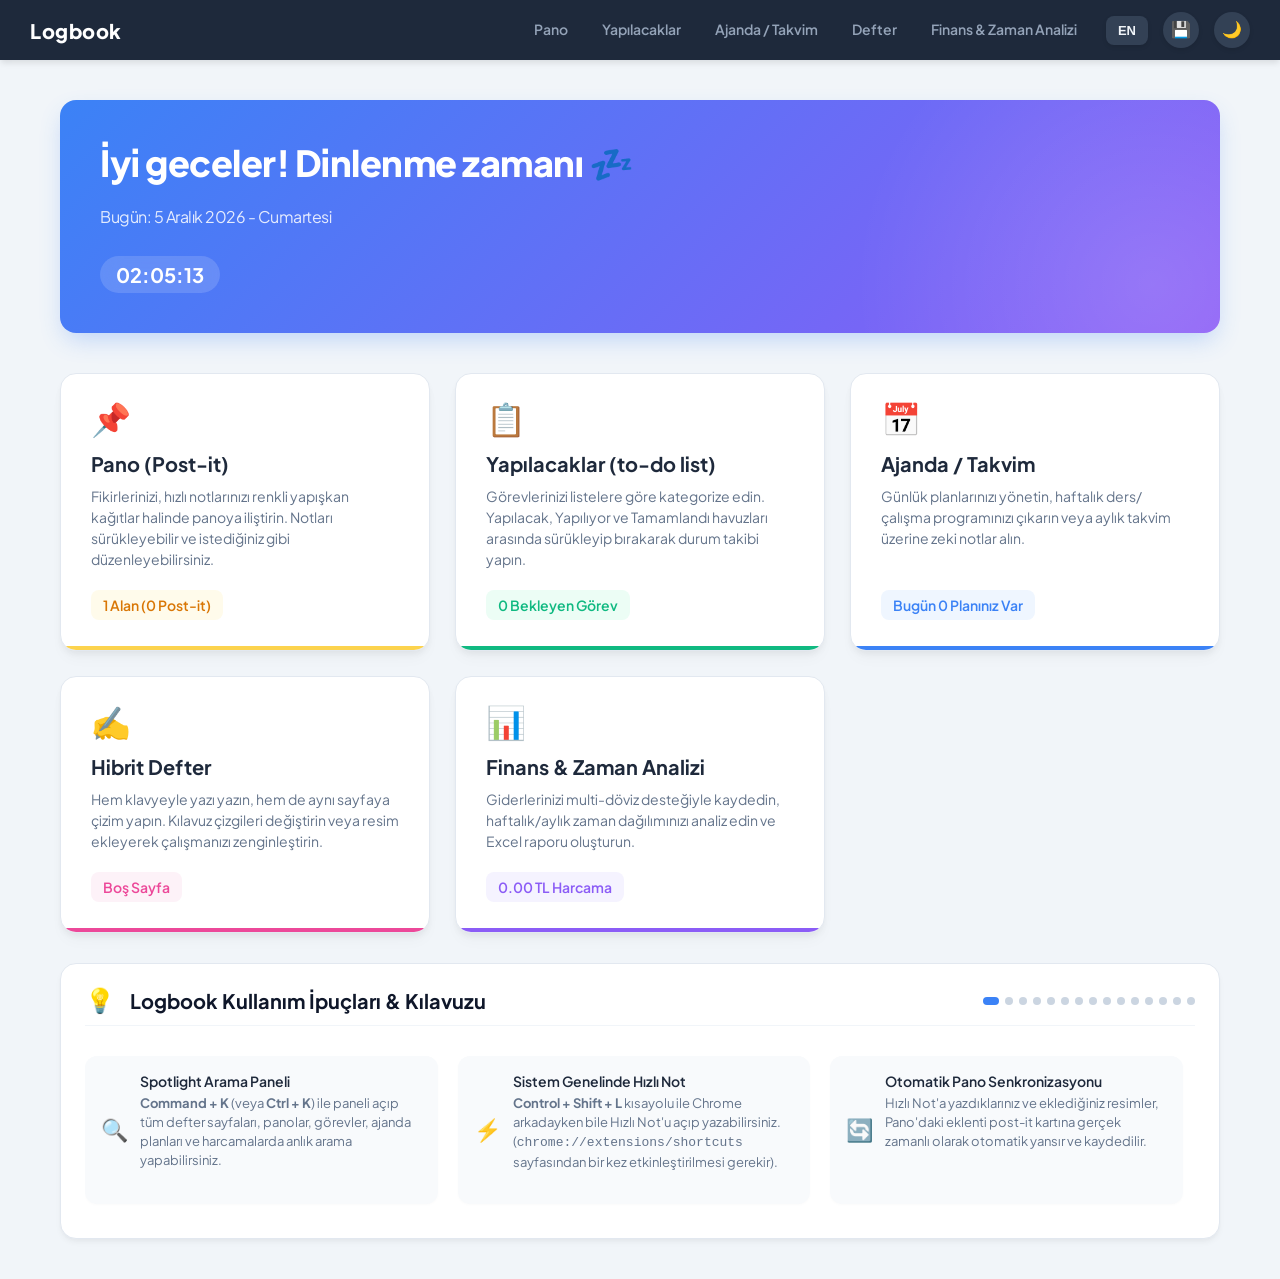
<file: index.html>
<!DOCTYPE html>
<html lang="tr">
<head>
    <meta charset="UTF-8">
    <meta name="viewport" content="width=device-width, initial-scale=1.0">
    <title>Logbook - Kontrol Paneli</title>
    <link rel="preconnect" href="https://fonts.googleapis.com">
    <link rel="preconnect" href="https://fonts.gstatic.com" crossorigin>
    <link href="https://fonts.googleapis.com/css2?family=Plus+Jakarta+Sans:wght@400;500;600;700;800&family=Outfit:wght@400;500;600;700&display=swap" rel="stylesheet">
    <link rel="stylesheet" href="shared/style.css">
    <link rel="icon" type="image/png" href="icons/icon48.png">
</head>
<body class="page-dashboard">

    <div class="nav-bar">
        <a href="index.html" class="nav-brand">Logbook</a>
        <div style="display: flex; align-items: center; gap: 15px;">
            <div class="tab-buttons">
                <a id="btn-pano-sekme" class="tab-btn" href="pano/pano.html">Pano</a>
                <a id="btn-todo-sekme" class="tab-btn" href="todo/todo.html">Yapılacaklar</a>
                <a id="btn-ajanda-sekme" class="tab-btn" href="ajanda/ajanda.html">Ajanda / Takvim</a>
                <a id="btn-defter-sekme" class="tab-btn" href="defter/defter.html">Defter</a>
                <div class="nav-dropdown-container">
                    <a id="btn-finans-sekme" class="tab-btn" href="finans/finans.html">Finans & Zaman Analizi</a>
                    <div class="nav-dropdown-content">
                        <a href="finans/finans.html#butce">💰 Bütçe & Harcamalar</a>
                        <a href="finans/finans.html#doviz">💱 Canlı Döviz Masası</a>
                    </div>
                </div>
                <a id="btn-stickynote-sekme" class="tab-btn" href="uzanti/desktop_note.html">Hızlı Not</a>
            </div>
            <button id="dark-mode-toggle" class="dark-mode-btn" title="Temayı Değiştir">🌙</button>
        </div>
    </div>

    <div class="dashboard-container">
        <div class="dashboard-hero">
            <h1 id="dashboard-greeting">Yükleniyor...</h1>
            <div id="dashboard-clock" class="dashboard-clock">00:00:00</div>
        </div>
        
        <div class="dashboard-grid">
            <a href="pano/pano.html" class="dashboard-card card-pano">
                <div>
                    <div class="card-icon">📌</div>
                    <h3 class="card-title">Pano (Post-it)</h3>
                    <p class="card-desc">Fikirlerinizi, hızlı notlarınızı renkli yapışkan kağıtlar halinde panoya iliştirin. Notları sürükleyebilir ve istediğiniz gibi düzenleyebilirsiniz.</p>
                </div>
                <span id="stat-pano" class="card-stat">Yükleniyor...</span>
            </a>
            
            <a href="todo/todo.html" class="dashboard-card card-todo">
                <div>
                    <div class="card-icon">📋</div>
                    <h3 class="card-title">Yapılacaklar (to-do list)</h3>
                    <p class="card-desc">Görevlerinizi listelere göre kategorize edin. Yapılacak, Yapılıyor ve Tamamlandı havuzları arasında sürükleyip bırakarak durum takibi yapın.</p>
                </div>
                <span id="stat-todo" class="card-stat">Yükleniyor...</span>
            </a>
            
            <a href="ajanda/ajanda.html" class="dashboard-card card-ajanda">
                <div>
                    <div class="card-icon">📅</div>
                    <h3 class="card-title">Ajanda / Takvim</h3>
                    <p class="card-desc">Günlük planlarınızı yönetin, haftalık ders/çalışma programınızı çıkarın veya aylık takvim üzerine zeki notlar alın.</p>
                </div>
                <span id="stat-ajanda" class="card-stat">Yükleniyor...</span>
            </a>
            
            <a href="defter/defter.html" class="dashboard-card card-defter">
                <div>
                    <div class="card-icon">✍️</div>
                    <h3 class="card-title">Hibrit Defter</h3>
                    <p class="card-desc">Hem klavyeyle yazı yazın, hem de aynı sayfaya çizim yapın. Kılavuz çizgileri değiştirin veya resim ekleyerek çalışmanızı zenginleştirin.</p>
                </div>
                <span id="stat-defter" class="card-stat">Yükleniyor...</span>
            </a>
            
            <a href="finans/finans.html" class="dashboard-card card-finans">
                <div>
                    <div class="card-icon">📊</div>
                    <h3 class="card-title">Finans & Zaman Analizi</h3>
                    <p class="card-desc">Giderlerinizi multi-döviz desteğiyle kaydedin, haftalık/aylık zaman dağılımınızı analiz edin ve Excel raporu oluşturun.</p>
                </div>
                <span id="stat-finans" class="card-stat">Yükleniyor...</span>
            </a>
        </div>

        <!-- Logbook Kullanım İpuçları Paneli -->
        <div class="dashboard-info-panel">
            <div class="dashboard-info-header">
                <span class="dashboard-info-icon">💡</span>
                <h2>Logbook Kullanım İpuçları & Kılavuzu</h2>
                <div class="carousel-dots" id="carousel-dots"></div>
            </div>
            
            <div class="dashboard-info-carousel-container" id="carousel-container">
                <div class="dashboard-info-item">
                    <span class="info-item-icon">🔍</span>
                    <div class="info-item-content">
                        <h4>Spotlight Arama Paneli</h4>
                        <p><strong>Command + K</strong> (veya <strong>Ctrl + K</strong>) ile paneli açıp tüm defter sayfaları, panolar, görevler, ajanda planları ve harcamalarda anlık arama yapabilirsiniz.</p>
                    </div>
                </div>

                <div class="dashboard-info-item">
                    <span class="info-item-icon">⚡</span>
                    <div class="info-item-content">
                        <h4>Sistem Genelinde Hızlı Not</h4>
                        <p><strong>Control + Shift + L</strong> kısayolu ile Chrome arkadayken bile Hızlı Not'u açıp yazabilirsiniz. (<code>chrome://extensions/shortcuts</code> sayfasından bir kez etkinleştirilmesi gerekir).</p>
                    </div>
                </div>

                <div class="dashboard-info-item">
                    <span class="info-item-icon">🔄</span>
                    <div class="info-item-content">
                        <h4>Otomatik Pano Senkronizasyonu</h4>
                        <p>Hızlı Not'a yazdıklarınız ve eklediğiniz resimler, Pano'daki eklenti post-it kartına gerçek zamanlı olarak otomatik yansır ve kaydedilir.</p>
                    </div>
                </div>

                <div class="dashboard-info-item">
                    <span class="info-item-icon">⚙️</span>
                    <div class="info-item-content">
                        <h4>Dosya URL'lerine İzin Verme</h4>
                        <p>Senkronizasyonun çalışması için <code>chrome://extensions</code> sayfasında Logbook detaylarına girip <strong>"Dosya URL'lerine erişime izin ver"</strong> ayarını açmalısınız.</p>
                    </div>
                </div>

                <div class="dashboard-info-item">
                    <span class="info-item-icon">✍️</span>
                    <div class="info-item-content">
                        <h4>Defter Kısayolu & Kayıt</h4>
                        <p>Defter sayfasında yazı alanında veya çizim alanında <strong>Cmd + S</strong> (veya <strong>Ctrl + S</strong>) kısayolunu tuşlayarak çizim ve notlarınızı anında kaydedebilirsiniz.</p>
                    </div>
                </div>

                <div class="dashboard-info-item">
                    <span class="info-item-icon">🖼️</span>
                    <div class="info-item-content">
                        <h4>Sürükle-Bırak Resim Ekleme</h4>
                        <p>Defter sayfasına veya Hızlı Not alanına bilgisayarınızdan herhangi bir görseli sürükleyip bırakarak (Drag & Drop) ya da panodan yapıştırarak (Ctrl+V) ekleyebilirsiniz.</p>
                    </div>
                </div>

                <div class="dashboard-info-item">
                    <span class="info-item-icon">🎙️</span>
                    <div class="info-item-content">
                        <h4>Sesle Not Yazma</h4>
                        <p>Hızlı Not popup'ındaki mikrofon (🎙️) simgesine tıklayarak söylediklerinizi otomatik olarak yazıya dökebilirsiniz.</p>
                    </div>
                </div>

                <div class="dashboard-info-item">
                    <span class="info-item-icon">📅</span>
                    <div class="info-item-content">
                        <h4>Esnek Saat & Plan Düzenleme</h4>
                        <p>Ajandada dakika hassasiyetinde saatler girebilir, kayıtlı planları "Düzenle" butonuyla güncelleyebilirsiniz. Dakikalı planlar haftalık tabloda en yakın saate otomatik yerleşir.</p>
                    </div>
                </div>

                <div class="dashboard-info-item">
                    <span class="info-item-icon">📐</span>
                    <div class="info-item-content">
                        <h4>Pano Kart Boyutu Özelleştirme</h4>
                        <p>Pano üzerindeki post-it kartlarının sağ alt köşesinden çekerek genişlik ve yüksekliklerini değiştirebilirsiniz. Değişiklikler otomatik olarak kaydedilir.</p>
                    </div>
                </div>

                <div class="dashboard-info-item">
                    <span class="info-item-icon">🔍</span>
                    <div class="info-item-content">
                        <h4>Görsel Boyutu ve Değişimi</h4>
                        <p>Post-it veya Pano kartındaki görselin üzerine sağ tıklayarak resmi mini önizleme veya büyük görünüm yapabilir, çift tıklayarak resmi silebilirsiniz.</p>
                    </div>
                </div>

                <div class="dashboard-info-item">
                    <span class="info-item-icon">💱</span>
                    <div class="info-item-content">
                        <h4>Finans Döviz Çevirici</h4>
                        <p>Harcamalarınızı farklı döviz cinslerinde kaydettiğinizde, anlık döviz kurları üzerinden otomatik olarak TL karşılığı hesaplanır.</p>
                    </div>
                </div>

                <div class="dashboard-info-item">
                    <span class="info-item-icon">🔁</span>
                    <div class="info-item-content">
                        <h4>Tekrarlayan Otomatik Giderler</h4>
                        <p>Finans bölümünde aylık harcama şablonları oluşturarak kira, fatura gibi düzenli giderlerin her ayın başında otomatik olarak bütçenize işlenmesini sağlayabilirsiniz.</p>
                    </div>
                </div>

                <div class="dashboard-info-item">
                    <span class="info-item-icon">📏</span>
                    <div class="info-item-content">
                        <h4>Defter Kılavuz Çizgileri</h4>
                        <p>Defter çizim alanındaki "Kılavuz Çizgi" butonu ile kareli, çizgili, noktalı veya boş sayfa şablonları arasında geçiş yapabilirsiniz.</p>
                    </div>
                </div>

                <div class="dashboard-info-item">
                    <span class="info-item-icon">📓</span>
                    <div class="info-item-content">
                        <h4>Post-it'i Deftere Aktarma</h4>
                        <p>Hızlı Not eklentisinde veya Pano üzerindeki bir post-it kartını düzenlerken <strong>Cmd + S</strong> (veya <strong>Ctrl + S</strong>) kısayoluna basarak notunuzu anında Defter'e yeni bir sayfa olarak aktarabilirsiniz.</p>
                    </div>
                </div>

                <div class="dashboard-info-item">
                    <span class="info-item-icon">📥</span>
                    <div class="info-item-content">
                        <h4>Gelişmiş Word'e Aktarma</h4>
                        <p>Defter araç çubuğundaki <strong>Word'e Aktar</strong> butonuyla defterinizi indirmeden önce sayfa kapsamını (tümü, mevcut sayfa veya sayfa aralığı) belirleyebilir ve boş sayfaları filtreleyebilirsiniz.</p>
                    </div>
                </div>

                <div class="dashboard-info-item">
                    <span class="info-item-icon">💾</span>
                    <div class="info-item-content">
                        <h4>Veri Yedekleme & Geri Yükleme</h4>
                        <p>Navigasyon barındaki butonla tüm Logbook verilerinizi tek tıkla şifreli <strong>.json</strong> dosyası olarak yedekleyebilir veya geri yükleyebilirsiniz.</p>
                    </div>
                </div>

                <div class="dashboard-info-item">
                    <span class="info-item-icon">🔔</span>
                    <div class="info-item-content">
                        <h4>Kanban Görev Hatırlatıcıları</h4>
                        <p>Görev kartlarına son teslim tarihi belirleyebilir ve saati geldiğinde anlık masaüstü bildirimleri alabilirsiniz.</p>
                    </div>
                </div>
            </div>
        </div>
    </div>

    <script src="shared/common.js" data-main="shared/home.js"></script>
</body>
</html>
</file>
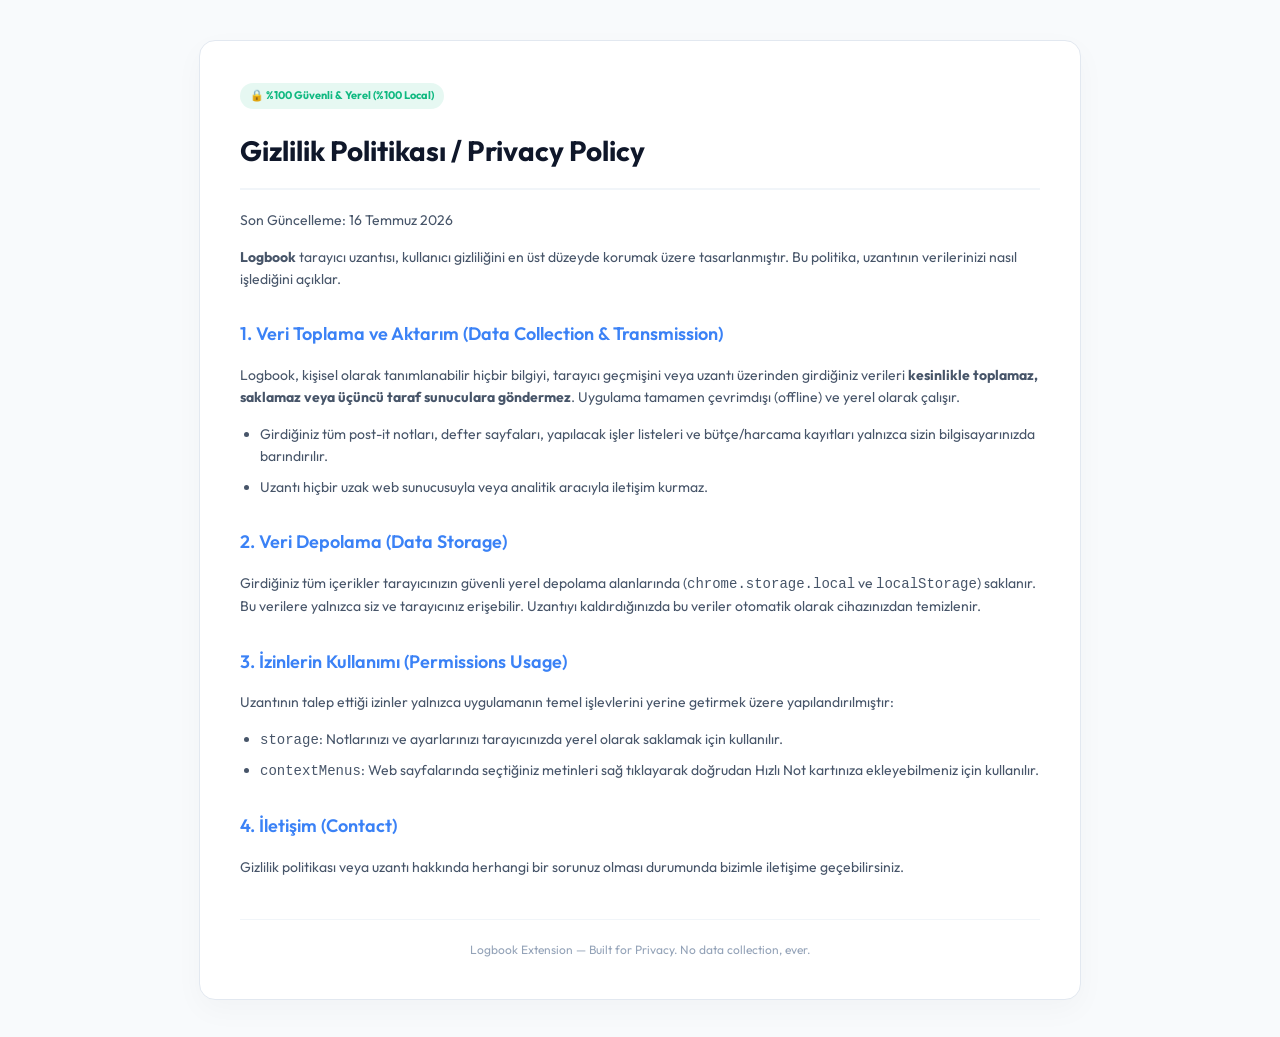
<file: privacy_policy.html>
<!DOCTYPE html>
<html lang="tr">
<head>
    <meta charset="UTF-8">
    <meta name="viewport" content="width=device-width, initial-scale=1.0">
    <title>Logbook - Gizlilik Politikası (Privacy Policy)</title>
    <link href="https://fonts.googleapis.com/css2?family=Outfit:wght@300;400;600;700&display=swap" rel="stylesheet">
    <style>
        body {
            font-family: 'Outfit', sans-serif;
            background-color: #f8fafc;
            color: #1e293b;
            line-height: 1.6;
            margin: 0;
            padding: 40px 20px;
            display: flex;
            justify-content: center;
        }
        .container {
            max-width: 800px;
            background: #ffffff;
            padding: 40px;
            border-radius: 16px;
            box-shadow: 0 10px 30px rgba(0,0,0,0.03);
            border: 1px solid #e2e8f0;
        }
        h1 {
            font-size: 28px;
            font-weight: 700;
            margin-top: 0;
            color: #0f172a;
            border-bottom: 2px solid #f1f5f9;
            padding-bottom: 15px;
        }
        h2 {
            font-size: 18px;
            font-weight: 600;
            margin-top: 30px;
            color: #3b82f6;
        }
        p {
            font-size: 14px;
            color: #475569;
        }
        ul {
            font-size: 14px;
            color: #475569;
            padding-left: 20px;
        }
        li {
            margin-bottom: 8px;
        }
        .badge {
            display: inline-block;
            background: rgba(16, 185, 129, 0.1);
            color: #10b981;
            padding: 4px 10px;
            border-radius: 99px;
            font-size: 11px;
            font-weight: bold;
            margin-bottom: 20px;
        }
        .footer {
            margin-top: 40px;
            font-size: 12px;
            color: #94a3b8;
            text-align: center;
            border-top: 1px solid #f1f5f9;
            padding-top: 20px;
        }
    </style>
</head>
<body>
    <div class="container">
        <div class="badge">🔒 %100 Güvenli & Yerel (%100 Local)</div>
        <h1>Gizlilik Politikası / Privacy Policy</h1>
        <p>Son Güncelleme: 16 Temmuz 2026</p>

        <p><strong>Logbook</strong> tarayıcı uzantısı, kullanıcı gizliliğini en üst düzeyde korumak üzere tasarlanmıştır. Bu politika, uzantının verilerinizi nasıl işlediğini açıklar.</p>

        <h2>1. Veri Toplama ve Aktarım (Data Collection & Transmission)</h2>
        <p>Logbook, kişisel olarak tanımlanabilir hiçbir bilgiyi, tarayıcı geçmişini veya uzantı üzerinden girdiğiniz verileri <strong>kesinlikle toplamaz, saklamaz veya üçüncü taraf sunuculara göndermez</strong>. Uygulama tamamen çevrimdışı (offline) ve yerel olarak çalışır.</p>
        <ul>
            <li>Girdiğiniz tüm post-it notları, defter sayfaları, yapılacak işler listeleri ve bütçe/harcama kayıtları yalnızca sizin bilgisayarınızda barındırılır.</li>
            <li>Uzantı hiçbir uzak web sunucusuyla veya analitik aracıyla iletişim kurmaz.</li>
        </ul>

        <h2>2. Veri Depolama (Data Storage)</h2>
        <p>Girdiğiniz tüm içerikler tarayıcınızın güvenli yerel depolama alanlarında (<code>chrome.storage.local</code> ve <code>localStorage</code>) saklanır. Bu verilere yalnızca siz ve tarayıcınız erişebilir. Uzantıyı kaldırdığınızda bu veriler otomatik olarak cihazınızdan temizlenir.</p>

        <h2>3. İzinlerin Kullanımı (Permissions Usage)</h2>
        <p>Uzantının talep ettiği izinler yalnızca uygulamanın temel işlevlerini yerine getirmek üzere yapılandırılmıştır:</p>
        <ul>
            <li><code>storage</code>: Notlarınızı ve ayarlarınızı tarayıcınızda yerel olarak saklamak için kullanılır.</li>
            <li><code>contextMenus</code>: Web sayfalarında seçtiğiniz metinleri sağ tıklayarak doğrudan Hızlı Not kartınıza ekleyebilmeniz için kullanılır.</li>
        </ul>

        <h2>4. İletişim (Contact)</h2>
        <p>Gizlilik politikası veya uzantı hakkında herhangi bir sorunuz olması durumunda bizimle iletişime geçebilirsiniz.</p>

        <div class="footer">
            Logbook Extension — Built for Privacy. No data collection, ever.
        </div>
    </div>
</body>
</html>
</file>
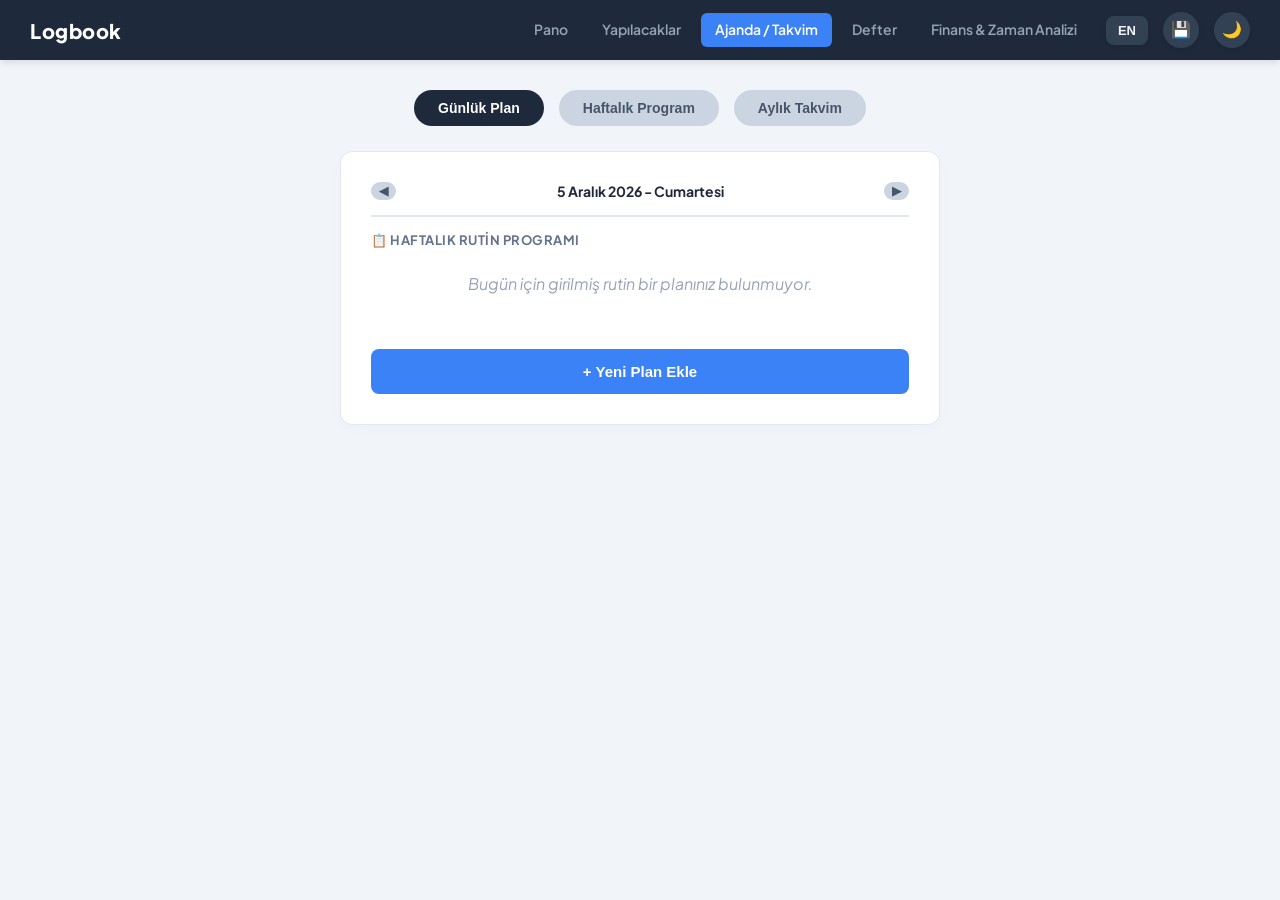
<file: ajanda/ajanda.html>
<!DOCTYPE html>
<html lang="tr">
<head>
    <meta charset="UTF-8">
    <meta name="viewport" content="width=device-width, initial-scale=1.0">
    <title>Logbook - Ajanda ve Takvim</title>
    <link rel="preconnect" href="https://fonts.googleapis.com">
    <link rel="preconnect" href="https://fonts.gstatic.com" crossorigin>
    <link href="https://fonts.googleapis.com/css2?family=Plus+Jakarta+Sans:wght@400;500;600;700;800&family=Outfit:wght@400;500;600;700&display=swap" rel="stylesheet">
    <link rel="stylesheet" href="../shared/style.css">
    <link rel="icon" type="image/png" href="icons/icon48.png">
</head>
<body class="page-ajanda">

    <div class="nav-bar">
        <a href="../index.html" class="nav-brand">Logbook</a>
        <div style="display: flex; align-items: center; gap: 15px;">
            <div class="tab-buttons">
                <a id="btn-pano-sekme" class="tab-btn" href="../pano/pano.html">Pano</a>
                <a id="btn-todo-sekme" class="tab-btn" href="../todo/todo.html">Yapılacaklar</a>
                <a id="btn-ajanda-sekme" class="tab-btn active" href="../ajanda/ajanda.html">Ajanda / Takvim</a>
                <a id="btn-defter-sekme" class="tab-btn" href="../defter/defter.html">Defter</a>
                <div class="nav-dropdown-container">
                    <a id="btn-finans-sekme" class="tab-btn" href="../finans/finans.html">Finans & Zaman Analizi</a>
                    <div class="nav-dropdown-content">
                        <a href="../finans/finans.html#butce">💰 Bütçe & Harcamalar</a>
                        <a href="../finans/finans.html#doviz">💱 Canlı Döviz Masası</a>
                    </div>
                </div>
            </div>
            <button id="dark-mode-toggle" class="dark-mode-btn" title="Temayı Değiştir">🌙</button>
        </div>
    </div>

    <div id="ajanda-sekme" class="tab-content active">
        <div class="ajanda-wrapper">
            <div class="ajanda-alt-menu">
                <button id="btn-gunlik-alan" class="alt-tab-btn">Günlük Plan</button>
                <button id="btn-haftalik-alan" class="alt-tab-btn">Haftalık Program</button>
                <button id="btn-aylik-alan" class="alt-tab-btn">Aylık Takvim</button>
            </div>

            <div id="gunlik-alan" class="ajanda-sub-content">
                <div class="ajanda-kart">
                    <div class="ajanda-kart-header" style="display:flex; align-items:center; gap:10px; justify-content:center; margin-bottom:15px;">
                        <button id="gunluk-tarih-geri-btn" class="alt-tab-btn" style="padding: 2px 8px; font-size: 12px; margin:0;">◀</button>
                        <h3 id="gunluk-tarih-baslik" style="margin:0; color:#1e293b; font-size:14px; text-align:center; flex-grow:1;">Yükleniyor...</h3>
                        <button id="gunluk-tarih-ileri-btn" class="alt-tab-btn" style="padding: 2px 8px; font-size: 12px; margin:0;">▶</button>
                    </div>
                    
                    <h4 style="margin: 0 0 10px 0; color: #64748b; font-size: 13px; text-transform: uppercase; letter-spacing: 0.5px;">📋 Haftalık Rutin Programı</h4>
                    <div class="gunluk-odak-listesi" id="gunluk-aktif-planlar"></div>
                    
                    <div id="gunluk-ozel-planlar-kapsayici" class="ozel-planlar-bolumu" style="display: none;">
                        <h4 class="ozel-planlar-baslik">📅 Bugünün Özel Takvim Etkinlikleri</h4>
                        <div class="gunluk-odak-listesi" id="gunluk-ozel-aktif-planlar"></div>
                    </div>
                    
                    <button id="ac-plan-modal-btn" class="ekle-aksiyon-btn" style="margin-top: 15px;">+ Yeni Plan Ekle</button>
                </div>
            </div>

            <div id="haftalik-alan" class="ajanda-sub-content">
                <div class="haftalik-tablo-kart">
                    <div class="haftalik-program-tablosu">
                        <div class="tablo-satir baslik-satiri" id="haftalik-baslik-satiri">
                            </div>
                        <div id="haftalik-tablo-govde"></div>
                    </div>
                </div>
            </div>

            <div id="aylik-alan" class="ajanda-sub-content">
                <div class="takvim-kontrol">
                    <button id="onceki-ay-btn">&lt; Önceki</button>
                    <h2 id="takvim-ay-yil-baslik">Haziran 2026</h2>
                    <button id="sonraki-ay-btn">Sonraki &gt;</button>
                </div>
                <div class="takvim-kart">
                    <div class="takvim-gunler-basliklar">
                        <div>Pzt</div><div>Sal</div><div>Çar</div><div>Per</div><div>Cum</div><div>Cmt</div><div>Paz</div>
                    </div>
                    <div id="takvim-gunler-grid"></div>
                </div>
            </div>
        </div>
    </div>

    <div id="plan-modal" class="modal-arkaplan">
        <div class="modal-kutu">
            <h3 id="modal-baslik">Yeni Plan Oluştur</h3>
            <div id="modal-secilen-tarih-alani" style="font-weight: bold; font-size: 15px; color: #3b82f6; margin-bottom: 10px; display: none;">Tarih: -</div>
            <div class="modal-form">
                <div id="modal-gun-kapsayici">
                    <label>Gün Seçin:</label>
                    <select id="modal-gun-select"></select>
                </div>
                <button type="button" id="modal-tum-gun-btn" class="modal-toggle-btn">Tüm Gün Sürecek Hatırlatıcı: Kapalı 🔴</button>
                <div id="modal-saat-kapsayici">
                    <label>Saat Seçin:</label><input type="time" id="modal-saat-select" style="padding: 8px; border: 1px solid #cbd5e1; border-radius: 6px; background: transparent; color: inherit; font-size: 14px; font-family: inherit; outline: none; width: 100%; box-sizing: border-box; margin-top: 4px;">
                </div>
                <label>Notunuz:</label><input type="text" id="modal-not-input" placeholder="Planınızı buraya yazın...">
            </div>
            <div class="modal-butonlar">
                <button id="modal-iptal-btn" class="modal-btn-sol">İptal</button>
                <button id="modal-kaydet-btn" class="modal-btn-sag">Plana Ekle</button>
            </div>
        </div>
    </div>

    <script src="../shared/common.js" data-main="ajanda.js"></script>
</body>
</html>
</file>
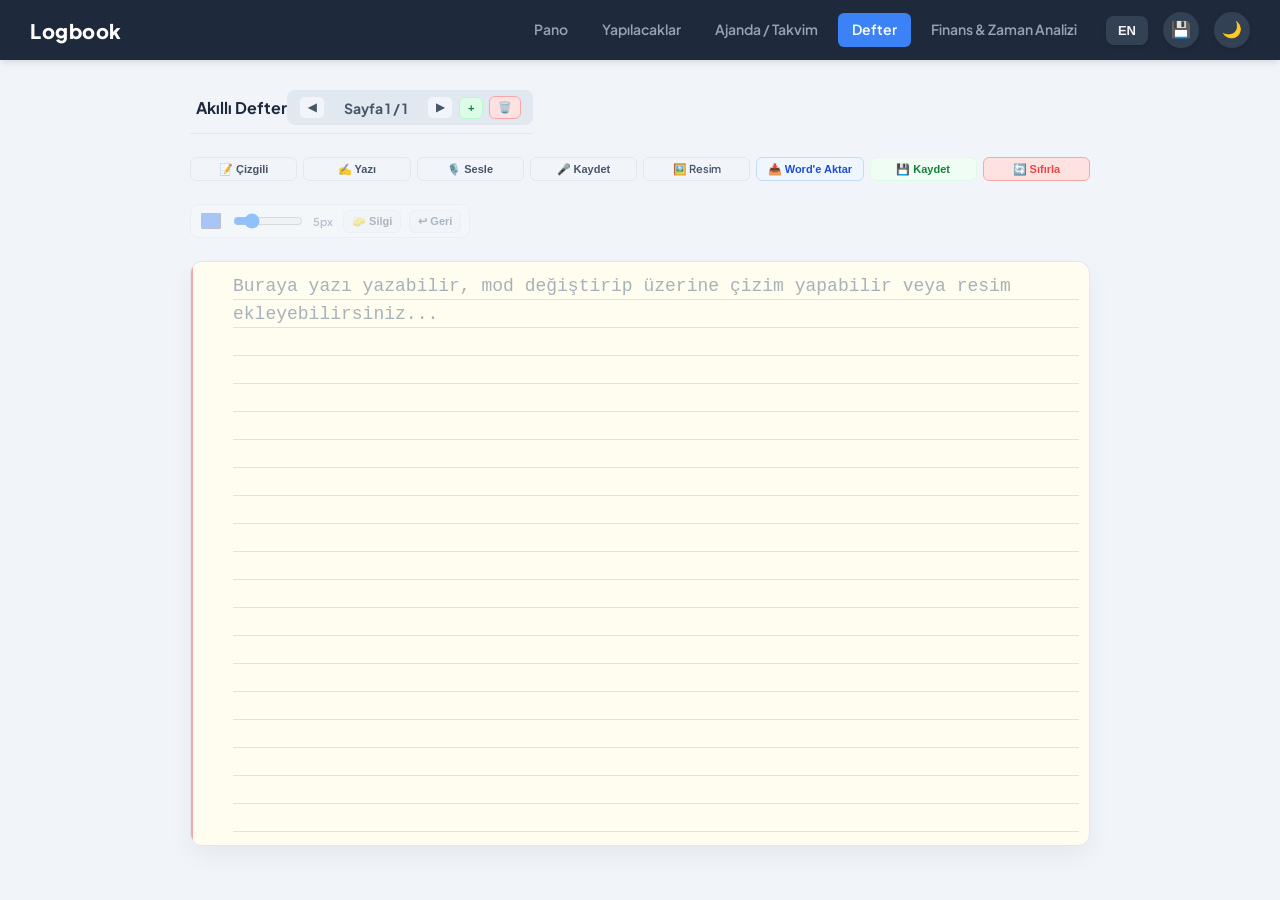
<file: defter/defter.html>
<!DOCTYPE html>
<html lang="tr">
<head>
    <meta charset="UTF-8">
    <meta name="viewport" content="width=device-width, initial-scale=1.0">
    <title>Logbook - Defter</title>
    <link rel="preconnect" href="https://fonts.googleapis.com">
    <link rel="preconnect" href="https://fonts.gstatic.com" crossorigin>
    <link href="https://fonts.googleapis.com/css2?family=Plus+Jakarta+Sans:wght@400;500;600;700;800&family=Outfit:wght@400;500;600;700&display=swap" rel="stylesheet">
    <link rel="stylesheet" href="../shared/style.css">
    <link rel="icon" type="image/png" href="icons/icon48.png">
</head>
<body class="page-defter">

    <div class="nav-bar">
        <a href="../index.html" class="nav-brand">Logbook</a>
        <div style="display: flex; align-items: center; gap: 15px;">
            <div class="tab-buttons">
                <a id="btn-pano-sekme" class="tab-btn" href="../pano/pano.html">Pano</a>
                <a id="btn-todo-sekme" class="tab-btn" href="../todo/todo.html">Yapılacaklar</a>
                <a id="btn-ajanda-sekme" class="tab-btn" href="../ajanda/ajanda.html">Ajanda / Takvim</a>
                <a id="btn-defter-sekme" class="tab-btn active" href="../defter/defter.html">Defter</a>
                <div class="nav-dropdown-container">
                    <a id="btn-finans-sekme" class="tab-btn" href="../finans/finans.html">Finans & Zaman Analizi</a>
                    <div class="nav-dropdown-content">
                        <a href="../finans/finans.html#butce">💰 Bütçe & Harcamalar</a>
                        <a href="../finans/finans.html#doviz">💱 Canlı Döviz Masası</a>
                    </div>
                </div>
            </div>
            <button id="dark-mode-toggle" class="dark-mode-btn" title="Temayı Değiştir">🌙</button>
        </div>
    </div>

    <div id="defter-sekme" class="tab-content active">
        <div class="defter-container">
            <div class="defter-header">
                <div class="defter-top-bar">
                    <span class="defter-title">Akıllı Defter</span>
                    <div class="sayfa-kontrolleri">
                        <button id="sayfa-onceki-btn" class="defter-btn-nav" title="Önceki Sayfa">◀</button>
                        <span id="sayfa-indis-etiket" class="defter-baslik-etiketi">1 / 1</span>
                        <button id="sayfa-sonraki-btn" class="defter-btn-nav" title="Sonraki Sayfa">▶</button>
                        <button id="sayfa-ekle-btn" class="defter-btn-aksiyon" title="Yeni Sayfa">+</button>
                        <button id="sayfa-sil-btn" class="defter-btn-sil" title="Bu Sayfayı Sil">🗑️</button>
                    </div>
                </div>

                <div class="defter-toolbar">
                    <button id="defter-cizgi-toggle" class="defter-tool-btn">📝 Çizgili</button>
                    <button id="defter-mod-toggle" class="defter-tool-btn">✍️ Yazı</button>
                    <button id="defter-ses-btn" class="defter-tool-btn" title="Sesle Not Yaz">🎙️ Sesle</button>
                    <button id="defter-ses-memo-btn" class="defter-tool-btn" title="Ses Kaydı Ekle">🎤 Kaydet</button>
                    <label for="resim-yukle" class="defter-tool-btn" style="cursor: pointer; display: inline-flex; align-items: center; justify-content: center; gap: 4px; margin: 0; padding: 6px 12px; font-size: 13px;" title="Resim Ekle">🖼️ Resim</label>
                    <input type="file" id="resim-yukle" accept="image/*" style="display: none;">
                    <button id="defter-word-export-btn" class="defter-tool-btn" title="Defteri Word Belgesi Olarak İndir" style="background-color: #eff6ff; color: #1d4ed8; border-color: #bfdbfe; font-weight: bold;">📥 Word'e Aktar</button>
                    <button id="defter-kaydet-btn" class="defter-tool-btn success-btn" title="Manuel Kaydet">💾 Kaydet</button>
                    <button id="defteri-temizle-btn" class="defter-tool-btn danger-btn">🔄 Sıfırla</button>
                </div>

                <div id="firca-paneli" class="defter-brush-bar" style="opacity: 0.4; pointer-events: none;">
                    <div class="brush-left">
                        <input type="color" id="firca-renk" value="#3b82f6" title="Fırça Rengi">
                        <input type="range" id="firca-boyut" min="1" max="20" value="5" title="Fırça Boyutu">
                        <span id="boyut-etiket">5px</span>
                    </div>
                    <div class="brush-right">
                        <button id="defter-silgi-btn" class="defter-tool-btn" title="Silgi">🧽 Silgi</button>
                        <button id="defter-undo-btn" class="defter-tool-btn" title="Son Çizgiyi Geri Al">↩ Geri</button>
                    </div>
                </div>
            </div>

            <div class="hibrit-defter-yapraki">
                <div id="defter-kagit-tabakasi" class="defter-kagit-efekti mod-cizgili">
                    <div id="ana-defter" contenteditable="true" placeholder="Buraya yazı yazabilir, mod değiştirip üzerine çizim yapabilir veya resim ekleyebilirsiniz..."></div>
                </div>
                <canvas id="defter-tuval"></canvas>
            </div>
        </div>
    </div>

    <script src="../shared/common.js" data-main="defter.js"></script>
</body>
</html>
</file>
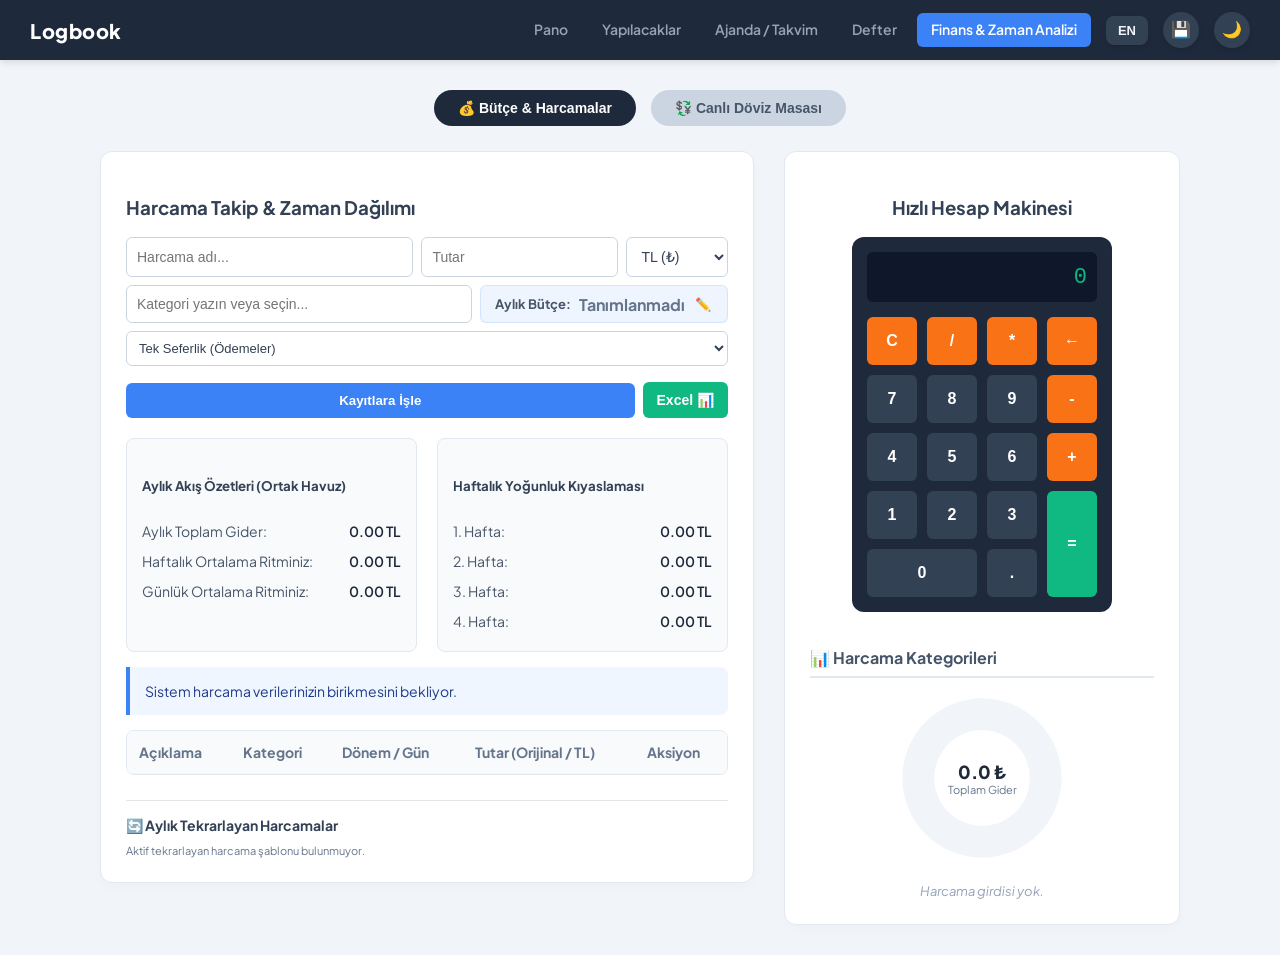
<file: finans/finans.html>
<!DOCTYPE html>
<html lang="tr">
<head>
    <meta charset="UTF-8">
    <meta name="viewport" content="width=device-width, initial-scale=1.0">
    <title>Logbook - Finans ve Hesap Makinesi</title>
    <link rel="preconnect" href="https://fonts.googleapis.com">
    <link rel="preconnect" href="https://fonts.gstatic.com" crossorigin>
    <link href="https://fonts.googleapis.com/css2?family=Plus+Jakarta+Sans:wght@400;500;600;700;800&family=Outfit:wght@400;500;600;700&display=swap" rel="stylesheet">
    <link rel="stylesheet" href="../shared/style.css">
    <link rel="icon" type="image/png" href="icons/icon48.png">
</head>
<body class="page-finans">

    <div class="nav-bar">
        <a href="../index.html" class="nav-brand">Logbook</a>
        <div style="display: flex; align-items: center; gap: 15px;">
            <div class="tab-buttons">
                <a id="btn-pano-sekme" class="tab-btn" href="../pano/pano.html">Pano</a>
                <a id="btn-todo-sekme" class="tab-btn" href="../todo/todo.html">Yapılacaklar</a>
                <a id="btn-ajanda-sekme" class="tab-btn" href="../ajanda/ajanda.html">Ajanda / Takvim</a>
                <a id="btn-defter-sekme" class="tab-btn" href="../defter/defter.html">Defter</a>
                <div class="nav-dropdown-container">
                    <a id="btn-finans-sekme" class="tab-btn active" href="../finans/finans.html">Finans & Zaman Analizi</a>
                    <div class="nav-dropdown-content">
                        <a href="../finans/finans.html#butce">💰 Bütçe & Harcamalar</a>
                        <a href="../finans/finans.html#doviz">💱 Canlı Döviz Masası</a>
                    </div>
                </div>
            </div>
            <button id="dark-mode-toggle" class="dark-mode-btn" title="Temayı Değiştir">🌙</button>
        </div>
    </div>

    <div id="finans-sekme" class="tab-content active" style="max-width: 1100px; margin: 0 auto; padding: 30px 10px;">
        
        <div class="ajanda-alt-menu" style="margin-bottom: 25px;">
            <button id="btn-finans-butce" class="alt-tab-btn">💰 Bütçe & Harcamalar</button>
            <button id="btn-finans-doviz" class="alt-tab-btn">💱 Canlı Döviz Masası</button>
        </div>

        <!-- BÜTÇE VE HARCAMA PANELİ -->
        <div id="finans-butce-alan" class="finans-wrapper">
            <div class="finans-blok bütçe-alani">
                <h3>Harcama Takip & Zaman Dağılımı</h3>
                
                <div class="harcama-formu">
                    <input type="text" id="harcama-ad" placeholder="Harcama adı...">
                    <input type="number" id="harcama-miktar" placeholder="Tutar">
                    
                    <select id="harcama-kur">
                        <option value="TL">TL (₺)</option>
                        <option value="PLN">PLN (zł)</option>
                        <option value="EUR">EUR (€)</option>
                        <option value="USD">USD ($)</option>
                    </select>
                    
                    <!-- Dinamik Kategori Seçim & Otomatik Tamamlama Girişi -->
                    <input type="text" id="harcama-kategori" list="kategori-listesi" placeholder="Kategori yazın veya seçin..." style="flex: 1.5; min-width: 150px;">
                    <datalist id="kategori-listesi"></datalist>
                    
                    <!-- Bütçe Gösterim/Düzenleme Kutusu (Giriş yerindeki kalemlerin yanında) -->
                    <div class="butce-header-kutu">
                        <span class="butce-label-title">Aylık Bütçe:</span>
                        <span id="analiz-ay-butce" style="font-weight: bold; color: #3b82f6;">Tanımlanmadı</span>
                        <button id="butce-duzenle-btn" style="background: none; border: none; cursor: pointer; padding: 2px; font-size: 13px; color: #3b82f6; font-weight: bold;" title="Bütçeyi Güncelle">✏️</button>
                    </div>

                    <!-- Tekrarlayan İşlem Seçimi -->
                    <div style="display: flex; gap: 8px; width: 100%; flex-wrap: wrap; margin-bottom: 8px;">
                        <select id="harcama-tekrarlama-tipi" style="flex: 1; min-width: 120px; padding: 8px; border: 1px solid #cbd5e1; border-radius: 6px; background: transparent; color: inherit; font-size: 13px;">
                            <option value="tek">Tek Seferlik (Ödemeler)</option>
                            <option value="aylik">Aylık Tekrarlayan (Abonelik/Kira)</option>
                        </select>
                        <input type="number" id="harcama-tekrarlama-gun" placeholder="Hangi Gün (1-28)" min="1" max="28" style="flex: 1; min-width: 120px; padding: 8px; border: 1px solid #cbd5e1; border-radius: 6px; background: transparent; color: inherit; font-size: 13px; display: none;">
                    </div>
                    
                    <div style="display: flex; gap: 8px; align-items: center; width: 100%;">
                        <button id="harcama-ekle-btn" style="flex: 1; margin: 0;">Kayıtlara İşle</button>
                        <button id="harcama-export-btn" type="button" style="background-color: #10b981; color: white; padding: 10px 14px; font-size: 14px; font-weight: bold; border: none; border-radius: 6px; cursor: pointer; white-space: nowrap; margin: 0; height: 100%;">Excel 📊</button>
                    </div>
                </div>
                
                <div class="zaman-analiz-matrisi">
                    <div class="analiz-kolon">
                        <h5>Aylık Akış Özetleri (Ortak Havuz)</h5>
                        <table class="mini-analiz-tablosu">
                            <tr><td>Aylık Toplam Gider:</td><td id="analiz-ay-toplam" class="kalın-text">0.00 TL</td></tr>
                            <tr><td>Haftalık Ortalama Ritminiz:</td><td id="analiz-hafta-ort">0.00 TL</td></tr>
                            <tr><td>Günlük Ortalama Ritminiz:</td><td id="analiz-gun-ort">0.00 TL</td></tr>
                        </table>
                    </div>
                    <div class="analiz-kolon">
                        <h5>Haftalık Yoğunluk Kıyaslaması</h5>
                        <table class="mini-analiz-tablosu">
                            <tr><td>1. Hafta:</td><td id="v-hafta-1">0.00 TL</td></tr>
                            <tr><td>2. Hafta:</td><td id="v-hafta-2">0.00 TL</td></tr>
                            <tr><td>3. Hafta:</td><td id="v-hafta-3">0.00 TL</td></tr>
                            <tr><td>4. Hafta:</td><td id="v-hafta-4">0.00 TL</td></tr>
                        </table>
                    </div>
                </div>

                <div class="akıllı-analiz-kutusu" id="akıllı-analiz-mesaj">
                    Sistem veri bekliyor...
                </div>

                <div class="harcama-tablo-kapsayici" style="margin-top: 15px;">
                    <table class="harcama-tablosu">
                        <thead>
                            <tr><th>Açıklama</th><th>Kategori</th><th>Dönem / Gün</th><th>Tutar (Orijinal / TL)</th><th>Aksiyon</th></tr>
                        </thead>
                        <tbody id="harcama-tablo-govde"></tbody>
                    </table>
                </div>

                <!-- Tekrarlayan Harcama Yönetim Paneli -->
                <div class="tekrarlayan-islemler-paneli" style="margin-top: 25px; border-top: 1px solid rgba(0,0,0,0.1); padding-top: 15px;">
                    <h4 style="margin: 0 0 10px 0; font-size: 14px; font-weight: bold; display: flex; align-items: center; gap: 6px;" id="lbl-tekrarlayan-baslik">🔄 Aylık Tekrarlayan Harcamalar</h4>
                    <div id="tekrarlayan-liste" style="display: flex; flex-direction: column; gap: 8px;">
                        <span style="font-size: 11px; color: #64748b;" id="lbl-tekrarlayan-bos">Aktif tekrarlayan harcama şablonu bulunmuyor.</span>
                    </div>
                </div>
            </div>

            <div class="finans-blok makine-alani">
                <h3>Hızlı Hesap Makinesi</h3>
                <div class="hesap-makinesi" style="margin-bottom: 10px;">
                    <input type="text" id="makine-ekran" readonly value="0">
                    <div class="makine-tuslar">
                        <button class="tus operator">C</button>
                        <button class="tus operator">/</button>
                        <button class="tus operator">*</button>
                        <button class="tus operator">←</button>
                        <button class="tus">7</button>
                        <button class="tus">8</button>
                        <button class="tus">9</button>
                        <button class="tus operator">-</button>
                        <button class="tus">4</button>
                        <button class="tus">5</button>
                        <button class="tus">6</button>
                        <button class="tus operator">+</button>
                        <button class="tus">1</button>
                        <button class="tus">2</button>
                        <button class="tus">3</button>
                        <button class="tus esittir">=</button>
                        <button class="tus sifir">0</button>
                        <button class="tus">.</button>
                    </div>
                </div>

                <!-- Kategori Analiz SVG & Liste Bloğu -->
                <div class="kategori-analiz-bolum" style="margin-top: 25px; width: 100%;">
                    <h4 class="kategori-analiz-baslik">📊 Harcama Kategorileri</h4>
                    <div class="donut-chart-container">
                        <svg class="donut-chart" width="100%" height="100%" viewBox="0 0 40 40" id="kategori-donut-svg">
                            <!-- segments will be drawn here dynamically -->
                        </svg>
                        <div class="donut-label-total">
                            <span class="tutar-deger" id="chart-toplam-tutar">0.00 TL</span>
                            <span class="tutar-etiket">Toplam Gider</span>
                        </div>
                    </div>
                    <div id="chart-kategori-liste" class="kategori-listesi-kapsayici">
                        <!-- progress bars drawn dynamically -->
                    </div>
                </div>
            </div>
        </div>

        <!-- DÖVİZ MASASI PANELİ -->
        <div id="finans-doviz-alan" class="finans-blok" style="width: 100%; display: none;">
            <h3>💱 Canlı Çapraz Parite Matrisi</h3>
            <p style="color: #64748b; font-size: 14px; margin-bottom: 20px;">Dövizlerin birbirleri karşısındaki anlık parite oranları tablosu. Tablo verileri canlı kurlar temel alınarak otonom hesaplanır.</p>
            <div style="overflow-x: auto;">
                <table class="harcama-tablosu" style="text-align: center; font-size: 15px; width: 100%;">
                    <thead>
                        <tr id="doviz-matris-baslik">
                            <th id="doviz-matris-baslik-birim">Birim</th>
                        </tr>
                    </thead>
                    <tbody id="doviz-matris-govde">
                        <!-- dynamically drawn -->
                    </tbody>
                </table>
            </div>
            
            <!-- DÖVİZ HESAP HESAP MAKİNESİ / ÇEVİRİCİ -->
            <div class="finans-blok" style="margin-top: 25px; width: 100%; border: 1px dashed rgba(59, 130, 246, 0.3); background-color: rgba(59, 130, 246, 0.02); padding: 20px; border-radius: 12px;">
                <h3 id="cevirici-baslik" style="margin-top: 0; display: flex; align-items: center; gap: 8px;">🧮 Döviz Çeviri Hesap Makinesi</h3>
                <p id="cevirici-aciklama" style="color: #64748b; font-size: 13px; margin-bottom: 16px;">Tüm para birimleri arasında anlık çapraz kurlarla dönüşüm yapın. İstediğiniz bir alana değer yazdığınızda diğerleri otomatik hesaplanır.</p>
                
                <div style="display: grid; grid-template-columns: repeat(auto-fit, minmax(140px, 1fr)); gap: 16px;" id="doviz-cevirici-grid">
                    <!-- Dynamically drawn inputs in JS -->
                </div>
            </div>
            
            <!-- ÇİZGİ TREND GRAFİĞİ -->
            <div class="finans-blok" style="margin-top: 25px; width: 100%;">
                <div style="display: flex; justify-content: space-between; align-items: center; margin-bottom: 20px; flex-wrap: wrap; gap: 10px;">
                    <h3 style="margin: 0;">📈 Döviz Kurları Değişim Trendi</h3>
                    <div style="display: flex; align-items: center; gap: 15px; flex-wrap: wrap;">
                        <!-- Zaman Aralığı Seçici -->
                        <div class="timeframe-selector">
                            <button type="button" class="timeframe-btn active" data-range="1w">1H</button>
                            <button type="button" class="timeframe-btn" data-range="1m">1A</button>
                            <button type="button" class="timeframe-btn" data-range="1y">1Y</button>
                        </div>
                        
                        <div style="display: flex; align-items: center; gap: 8px;">
                            <label style="font-weight: 600; font-size: 14px; color: #475569;">Baz Döviz:</label>
                            <select id="chart-baz-doviz" style="padding: 6px 12px; border-radius: 6px; border: 1px solid #cbd5e1; font-weight: bold; color: #334155; outline: none; background: white; cursor: pointer;">
                                <option value="TL">TL (₺)</option>
                                <option value="PLN">PLN (zł)</option>
                                <option value="EUR">EUR (€)</option>
                                <option value="USD">USD ($)</option>
                            </select>
                        </div>
                    </div>
                </div>
                <p style="color: #64748b; font-size: 14px; margin-bottom: 20px;">Dövizlerin seçilen baz döviz birimi karşısındaki son günlerdeki karşılaştırmalı değişim oranları.</p>
                <div style="position: relative; height: 320px; width: 100%;">
                    <canvas id="doviz-trend-canvas"></canvas>
                </div>
            </div>
        </div>

    </div>

    <script src="../shared/chart.js"></script>
    <script src="../shared/common.js" data-main="finans.js"></script>
</body>
</html>
</file>
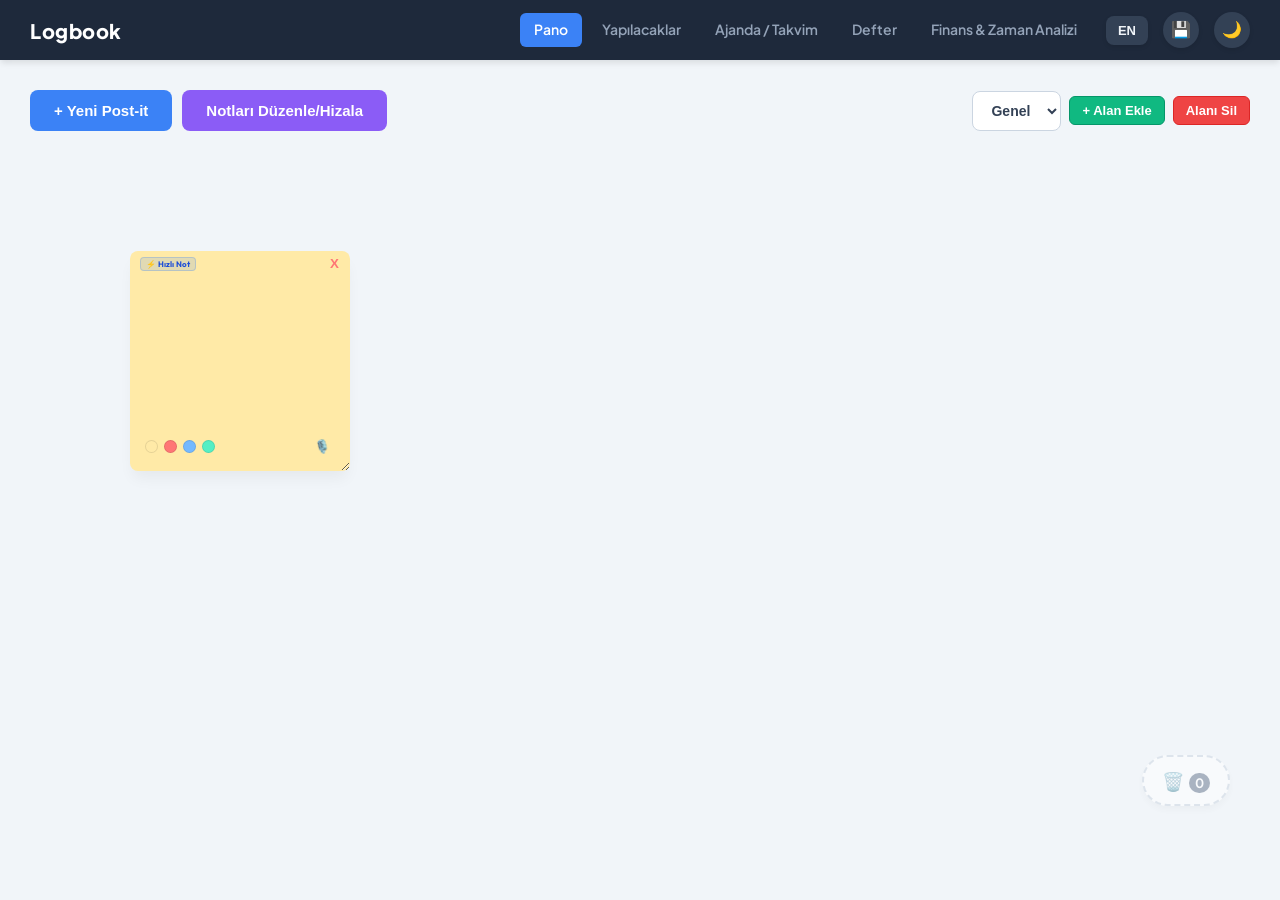
<file: pano/pano.html>
<!DOCTYPE html>
<html lang="tr">
<head>
    <meta charset="UTF-8">
    <meta name="viewport" content="width=device-width, initial-scale=1.0">
    <title>Logbook - Pano</title>
    <link rel="preconnect" href="https://fonts.googleapis.com">
    <link rel="preconnect" href="https://fonts.gstatic.com" crossorigin>
    <link href="https://fonts.googleapis.com/css2?family=Plus+Jakarta+Sans:wght@400;500;600;700;800&family=Outfit:wght@400;500;600;700&display=swap" rel="stylesheet">
    <link rel="stylesheet" href="../shared/style.css">
    <link rel="icon" type="image/png" href="icons/icon48.png">
</head>
<body class="page-pano">

    <div class="nav-bar">
        <a href="../index.html" class="nav-brand">Logbook</a>
        <div style="display: flex; align-items: center; gap: 15px;">
            <div class="tab-buttons">
                <a id="btn-pano-sekme" class="tab-btn active" href="../pano/pano.html">Pano</a>
                <a id="btn-todo-sekme" class="tab-btn" href="../todo/todo.html">Yapılacaklar</a>
                <a id="btn-ajanda-sekme" class="tab-btn" href="../ajanda/ajanda.html">Ajanda / Takvim</a>
                <a id="btn-defter-sekme" class="tab-btn" href="../defter/defter.html">Defter</a>
                <div class="nav-dropdown-container">
                    <a id="btn-finans-sekme" class="tab-btn" href="../finans/finans.html">Finans & Zaman Analizi</a>
                    <div class="nav-dropdown-content">
                        <a href="../finans/finans.html#butce">💰 Bütçe & Harcamalar</a>
                        <a href="../finans/finans.html#doviz">💱 Canlı Döviz Masası</a>
                    </div>
                </div>
                <a id="btn-stickynote-sekme" class="tab-btn" href="../uzanti/desktop_note.html">Hızlı Not</a>
            </div>
            <button id="dark-mode-toggle" class="dark-mode-btn" title="Temayı Değiştir">🌙</button>
        </div>
    </div>

    <div id="pano-sekme" class="tab-content active">
        <div class="controls" style="display: flex; gap: 10px; margin-bottom: 20px; align-items: center; width: 100%;">
            <button id="yeni-not-btn" style="margin: 0;">+ Yeni Post-it</button>
            <button id="hizala-not-btn" style="background-color: #8b5cf6; color: white; border: none; padding: 12px 24px; font-size: 15px; font-weight: bold; border-radius: 8px; cursor: pointer; margin: 0;"> Notları Düzenle/Hizala</button>
            
            <div class="workspace-seci-grup" style="margin-left: auto; display: flex; gap: 8px;">
                <select id="workspace-select" class="workspace-seci-select" title="Çalışma Alanı Seçin"></select>
                <button id="workspace-ekle-btn" class="aksiyon-mini-btn yeşil-mod" style="margin: 0;">+ Alan Ekle</button>
                <button id="workspace-sil-btn" class="aksiyon-mini-btn kırmızı-mod" style="margin: 0;">Alanı Sil</button>
            </div>
        </div>
        <div id="pano">
            <div id="pano-cop-kutusu" class="mini-cop-kutusu" title="Silinen Notları Kurtar">
                🗑️ <span id="cop-sayac">0</span>
            </div>
        </div>
    </div>

    <script src="../shared/common.js" data-main="pano.js"></script>
</body>
</html>
</file>
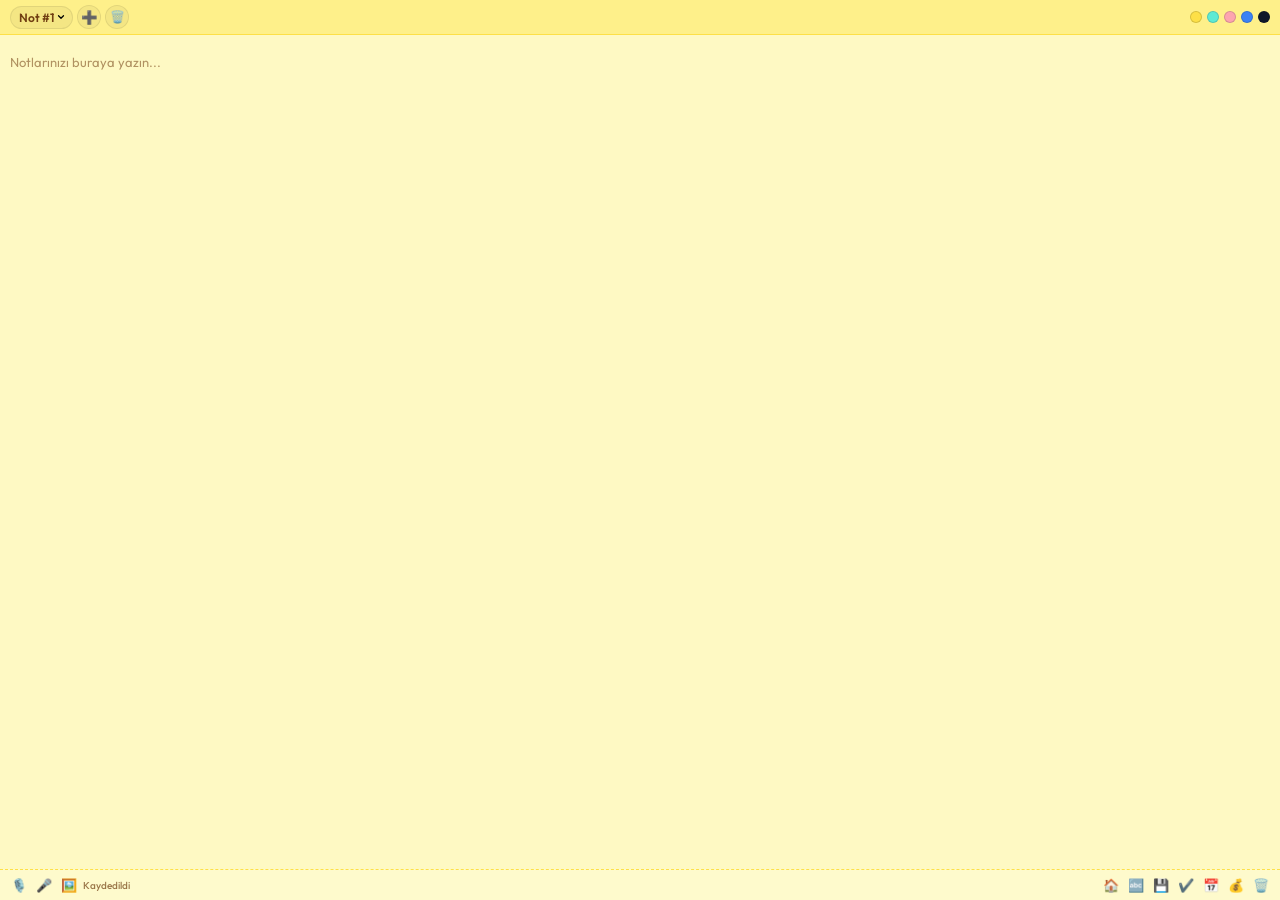
<file: uzanti/desktop_note.html>
<!DOCTYPE html>
<html lang="tr">
<head>
    <meta charset="UTF-8">
    <meta name="viewport" content="width=device-width, initial-scale=1.0">
    <title>Logbook - Hızlı Not</title>
    <link rel="stylesheet" href="../shared/style.css">
    <link rel="icon" type="image/png" href="icons/icon48.png">
    <link href="https://fonts.googleapis.com/css2?family=Outfit:wght@400;500;600;700&display=swap" rel="stylesheet">
    <style>
        :root {
            /* Default Yellow Post-it Theme */
            --postit-bg: #fef08a;
            --postit-header: #fde047;
            --postit-text: #713f12;
            --postit-border: #eab308;
        }

        /* Color Themes */
        body.theme-yellow {
            --postit-bg: #fef9c3; --postit-header: #fef08a; --postit-text: #713f12; --postit-border: #fde047;
        }
        body.theme-green {
            --postit-bg: #ccfbf1; --postit-header: #99f6e4; --postit-text: #115e59; --postit-border: #5eead4;
        }
        body.theme-pink {
            --postit-bg: #ffe4e6; --postit-header: #fecdd3; --postit-text: #4c0519; --postit-border: #fda4af;
        }
        body.theme-blue {
            --postit-bg: #e0f2fe; --postit-header: #bae6fd; --postit-text: #0c4a6e; --postit-border: #7dd3fc;
        }
        body.theme-dark {
            --postit-bg: #1e293b; --postit-header: #0f172a; --postit-text: #cbd5e1; --postit-border: #334155;
        }

        body.page-stickynote {
            margin: 0 !important;
            padding: 0 !important;
            background-color: var(--postit-bg) !important;
            color: var(--postit-text) !important;
            font-family: 'Outfit', sans-serif !important;
            height: 100vh !important;
            display: flex !important;
            flex-direction: column !important;
            box-sizing: border-box !important;
            overflow: hidden !important;
            transition: background-color 0.2s !important;
        }

        .postit-header {
            background-color: var(--postit-header);
            padding: 6px 10px;
            display: flex;
            justify-content: space-between;
            align-items: center;
            border-bottom: 1px solid var(--postit-border);
            user-select: none;
            transition: background-color 0.2s, border-color 0.2s;
            gap: 6px;
            overflow: hidden;
        }

        .postit-title {
            font-size: 11px;
            font-weight: 700;
            text-transform: uppercase;
            letter-spacing: 0.8px;
            color: var(--postit-text) !important;
            opacity: 0.8;
        }

        .color-dots {
            display: flex;
            gap: 5px;
            flex-shrink: 0;
        }

        .color-dot {
            width: 12px;
            height: 12px;
            border-radius: 50%;
            cursor: pointer;
            border: 1px solid rgba(0,0,0,0.15);
            transition: transform 0.1s;
        }

        .color-dot:hover {
            transform: scale(1.2);
        }

        .dot-yellow { background-color: #fde047; }
        .dot-green { background-color: #5eead4; }
        .dot-pink { background-color: #fda4af; }
        .dot-blue { background-color: #3b82f6; }
        .dot-dark { background-color: #0f172a; }

        #select-note-page {
            background: rgba(0, 0, 0, 0.04);
            border: 1px solid rgba(0, 0, 0, 0.08);
            color: inherit;
            font-family: 'Outfit', sans-serif;
            font-size: 12px;
            font-weight: 600;
            padding: 3px 18px 3px 8px;
            border-radius: 20px;
            outline: none;
            cursor: pointer;
            max-width: 120px;
            transition: all 0.2s;
            appearance: none;
            -webkit-appearance: none;
            -moz-appearance: none;
            background-image: url("data:image/svg+xml;charset=UTF-8,%3csvg xmlns='http://www.w3.org/2000/svg' viewBox='0 0 24 24' fill='none' stroke='currentColor' stroke-width='3' stroke-linecap='round' stroke-linejoin='round'%3e%3cpolyline points='6 9 12 15 18 9'%3e%3c/polyline%3e%3c/svg%3e");
            background-repeat: no-repeat;
            background-position: right 6px center;
            background-size: 10px;
            text-overflow: ellipsis;
        }
        #select-note-page:hover {
            background-color: rgba(0, 0, 0, 0.08);
        }
        body.theme-dark #select-note-page {
            background-color: rgba(255, 255, 255, 0.06);
            border-color: rgba(255, 255, 255, 0.1);
            background-image: url("data:image/svg+xml;charset=UTF-8,%3csvg xmlns='http://www.w3.org/2000/svg' viewBox='0 0 24 24' fill='none' stroke='white' stroke-width='3' stroke-linecap='round' stroke-linejoin='round'%3e%3cpolyline points='6 9 12 15 18 9'%3e%3c/polyline%3e%3c/svg%3e");
        }
        body.theme-dark #select-note-page:hover {
            background-color: rgba(255, 255, 255, 0.1);
        }
        #btn-add-note-page {
            background: rgba(0, 0, 0, 0.04);
            border: 1px solid rgba(0, 0, 0, 0.08);
            border-radius: 50%;
            width: 24px;
            height: 24px;
            display: flex;
            align-items: center;
            justify-content: center;
            cursor: pointer;
            transition: all 0.2s;
            color: inherit;
            padding: 0;
            flex-shrink: 0;
        }
        #btn-add-note-page:hover {
            background-color: rgba(0, 0, 0, 0.08);
            transform: scale(1.05);
        }
        body.theme-dark #btn-add-note-page {
            background-color: rgba(255, 255, 255, 0.06);
            border-color: rgba(255, 255, 255, 0.1);
        }
        body.theme-dark #btn-add-note-page:hover {
            background-color: rgba(255, 255, 255, 0.1);
        }
        #btn-delete-note-page {
            background: rgba(0, 0, 0, 0.04);
            border: 1px solid rgba(0, 0, 0, 0.08);
            border-radius: 50%;
            width: 24px;
            height: 24px;
            display: flex;
            align-items: center;
            justify-content: center;
            cursor: pointer;
            transition: all 0.2s;
            color: inherit;
            padding: 0;
            font-size: 12px;
            flex-shrink: 0;
        }
        #btn-delete-note-page:hover {
            background-color: rgba(239, 68, 68, 0.15);
            border-color: rgba(239, 68, 68, 0.3);
            color: #ef4444;
            transform: scale(1.05);
        }
        body.theme-dark #btn-delete-note-page {
            background-color: rgba(255, 255, 255, 0.06);
            border-color: rgba(255, 255, 255, 0.1);
        }
        body.theme-dark #btn-delete-note-page:hover {
            background-color: rgba(239, 68, 68, 0.2);
            border-color: rgba(239, 68, 68, 0.4);
            color: #f87171;
        }

        .postit-body {
            flex-grow: 1;
            display: flex;
            flex-direction: column;
            padding: 10px;
            box-sizing: border-box;
            overflow-y: auto;
        }

        .postit-textarea {
            width: 100%;
            height: 100%;
            background: transparent;
            border: none;
            resize: none;
            outline: none;
            font-family: 'Outfit', sans-serif;
            font-size: 13px;
            line-height: 1.5;
            color: var(--postit-text);
            padding: 0;
            margin: 0;
            overflow-y: auto;
        }
        .postit-textarea[contenteditable="true"]:empty::before {
            content: attr(placeholder);
            color: var(--postit-text);
            opacity: 0.55;
            cursor: text;
        }

        .postit-footer {
            padding: 4px 8px;
            display: flex;
            justify-content: space-between;
            align-items: center;
            border-top: 1px dashed var(--postit-border);
            background-color: rgba(255,255,255,0.15);
            gap: 4px;
            overflow: hidden;
            flex-wrap: nowrap;
        }

        .footer-actions {
            display: flex;
            gap: 3px;
            align-items: center;
            flex-shrink: 0;
        }

        .action-btn {
            background: transparent;
            border: none;
            cursor: pointer;
            font-size: 13px;
            padding: 2px 3px;
            border-radius: 4px;
            transition: background-color 0.1s;
            display: inline-flex;
            align-items: center;
            justify-content: center;
            color: var(--postit-text) !important;
            flex-shrink: 0;
            min-width: 22px;
            height: 24px;
            line-height: 1;
            box-sizing: border-box;
        }

        .action-btn:hover {
            background-color: rgba(255,255,255,0.3);
        }

        .save-indicator {
            font-size: 10px;
            font-weight: 500;
            color: var(--postit-text) !important;
            opacity: 0.7;
            white-space: nowrap;
            overflow: hidden;
            text-overflow: ellipsis;
            max-width: 65px;
            flex-shrink: 1;
        }

        .postit-image-wrapper {
            display: none;
            position: relative;
            margin-top: 8px;
            border-radius: 6px;
            overflow: hidden;
            border: 1px solid var(--postit-border);
            max-height: 220px;
            transition: all 0.25s ease-in-out;
            cursor: pointer;
            text-align: center;
            background-color: rgba(0,0,0,0.04);
        }

        .postit-image-wrapper img {
            width: 100%;
            max-height: 220px;
            object-fit: contain;
            transition: all 0.25s ease-in-out;
            display: block;
        }

        /* Minimized state when right-clicked */
        .postit-image-wrapper.minimized {
            max-height: 50px !important;
            max-width: 80px;
            margin-left: 0;
            border-style: dashed;
        }

        .postit-image-wrapper.minimized img {
            max-height: 50px !important;
            object-fit: cover;
        }

        /* Custom Context Menu */
        #image-context-menu, #text-context-menu {
            display: none;
            position: absolute;
            z-index: 10000;
            background: var(--postit-bg);
            border: 2px solid var(--postit-border);
            border-radius: 8px;
            box-shadow: 0 6px 16px rgba(0,0,0,0.18);
            padding: 4px;
            font-size: 11px;
            min-width: 145px;
            font-family: inherit;
        }

        #image-context-menu .menu-section, #text-context-menu .menu-section {
            font-weight: bold;
            padding: 4px 8px;
            font-size: 10px;
            text-transform: uppercase;
            letter-spacing: 0.5px;
            opacity: 0.7;
            color: var(--postit-text);
        }

        #image-context-menu .menu-item, #text-context-menu .menu-item {
            padding: 6px 10px;
            cursor: pointer;
            border-radius: 4px;
            display: flex;
            align-items: center;
            gap: 6px;
            color: var(--postit-text);
            transition: background-color 0.15s;
        }

        #image-context-menu .menu-item:hover, #text-context-menu .menu-item:hover {
            background-color: rgba(255,255,255,0.45);
        }
        body.theme-dark #image-context-menu .menu-item:hover, body.theme-dark #text-context-menu .menu-item:hover {
            background-color: rgba(255,255,255,0.1);
        }

        #text-context-menu {
            min-width: 175px;
            max-width: 190px;
            padding: 8px;
        }
        .menu-row {
            display: flex;
            gap: 4px;
            margin-bottom: 5px;
        }
        .menu-section-title {
            font-weight: bold;
            font-size: 9px;
            text-transform: uppercase;
            letter-spacing: 0.5px;
            opacity: 0.7;
            color: var(--postit-text);
            margin: 4px 0 2px 2px;
        }
        .menu-btn-square {
            flex: 1;
            height: 24px;
            display: inline-flex;
            align-items: center;
            justify-content: center;
            border-radius: 4px;
            cursor: pointer;
            background: rgba(0, 0, 0, 0.05);
            border: 1px solid rgba(0, 0, 0, 0.08);
            font-size: 10px;
            color: var(--postit-text);
            transition: all 0.15s;
            padding: 0 !important;
        }
        body.theme-dark .menu-btn-square {
            background: rgba(255, 255, 255, 0.08);
            border-color: rgba(255, 255, 255, 0.1);
        }
        .font-list-scroll {
            max-height: 70px;
            overflow-y: auto;
            border: 1px solid var(--postit-border);
            border-radius: 5px;
            padding: 2px;
            margin-bottom: 5px;
            background: rgba(0, 0, 0, 0.02);
        }
        body.theme-dark .font-list-scroll {
            background: rgba(255, 255, 255, 0.02);
        }
        .font-item {
            padding: 3px 6px !important;
            cursor: pointer;
            border-radius: 3px;
            font-size: 10px;
            color: var(--postit-text);
            display: block !important;
        }
        .color-palette-row {
            display: flex;
            gap: 5px;
            align-items: center;
            margin-bottom: 5px;
            flex-wrap: wrap;
        }
        .color-circle-dot {
            width: 16px;
            height: 16px;
            border-radius: 50%;
            cursor: pointer;
            border: 1px solid rgba(0,0,0,0.15);
            transition: transform 0.1s;
            padding: 0 !important;
        }
        .color-circle-dot:hover {
            transform: scale(1.2);
        }
        @keyframes recording-pulse {
            0% { opacity: 1; }
            50% { opacity: 0.4; }
            100% { opacity: 1; }
        }
        .pulse-recording {
            animation: recording-pulse 1s infinite;
            background-color: #ef4444 !important;
            color: white !important;
        }
    </style>
</head>
<body class="page-stickynote theme-yellow">
    <div id="image-context-menu">
        <div class="menu-section">Boyutlandırma</div>
        <div class="menu-item" data-size="30%">🔍 Küçük (%30)</div>
        <div class="menu-item" data-size="60%">⚖️ Orta (%60)</div>
        <div class="menu-item" data-size="100%">🔎 Büyük (%100)</div>
        <div class="menu-item" data-action="custom-size" style="color: #3b82f6; font-weight: bold;">✏️ Elle Boyut Gir...</div>
        
        <div style="height: 1px; background: var(--postit-border); margin: 4px 0;"></div>
        
        <div class="menu-section">Hizalama / Duruş</div>
        <div class="menu-item" data-align="block">📝 Blok (Ortala)</div>
        <div class="menu-item" data-align="inline">🔗 Satır İçi</div>
        <div class="menu-item" data-align="left">👈 Sola Yasla</div>
        <div class="menu-item" data-align="right">👉 Sağa Yasla</div>
        <div class="menu-item" data-align="bottom">⬇️ En Alta Sabitle</div>
        
        <div style="height: 1px; background: var(--postit-border); margin: 4px 0;"></div>
        
        <div class="menu-item" data-action="delete" style="color: #ef4444; font-weight: bold;">🗑️ Resmi Sil</div>
    </div>
    
    <div id="text-context-menu">
        <div class="menu-section-title">Biçim</div>
        <div class="menu-row">
            <div class="menu-item menu-btn-square" data-command="bold" title="Kalın"><b>B</b></div>
            <div class="menu-item menu-btn-square" data-command="italic" title="İtalik"><i>I</i></div>
            <div class="menu-item menu-btn-square" data-command="underline" title="Altı Çizili"><u>U</u></div>
        </div>
        
        <div class="menu-section-title">Boyut</div>
        <div class="menu-row" style="flex-wrap: wrap;">
            <div class="menu-item menu-btn-square" data-command="font-size-percent" data-value="11px">11</div>
            <div class="menu-item menu-btn-square" data-command="font-size-percent" data-value="13px">13</div>
            <div class="menu-item menu-btn-square" data-command="font-size-percent" data-value="16px">16</div>
            <div class="menu-item menu-btn-square" data-command="font-size-percent" data-value="20px">20</div>
        </div>
        <div class="menu-row">
            <div class="menu-item menu-btn-square" data-command="font-size-percent" data-value="26px">26</div>
            <div class="menu-item menu-btn-square" data-command="custom-font-size" style="color: #3b82f6; font-weight: bold;">✏️ Elle</div>
        </div>
        
        <div class="menu-section-title">Yazı Tipi</div>
        <div class="font-list-scroll">
            <div class="menu-item font-item" data-command="fontName" data-value="Outfit">Outfit</div>
            <div class="menu-item font-item" data-command="fontName" data-value="Georgia">Georgia</div>
            <div class="menu-item font-item" data-command="fontName" data-value="Courier New">Monospace</div>
            <div class="menu-item font-item" data-command="fontName" data-value="Arial">Arial</div>
            <div class="menu-item font-item" data-command="fontName" data-value="Times New Roman">Times</div>
            <div class="menu-item font-item" data-command="fontName" data-value="Comic Sans MS">Comic</div>
            <div class="menu-item font-item" data-command="fontName" data-value="Impact">Impact</div>
            <div class="menu-item font-item" data-command="custom-font-name" style="color: #3b82f6; font-weight: bold;">✏️ Yazı Tipi...</div>
        </div>
        
        <div class="menu-section-title">Renk</div>
        <div class="color-palette-row">
            <div class="menu-item color-circle-dot" data-command="foreColor" data-value="#ef4444" style="background-color: #ef4444;" title="Kırmızı"></div>
            <div class="menu-item color-circle-dot" data-command="foreColor" data-value="#10b981" style="background-color: #10b981;" title="Yeşil"></div>
            <div class="menu-item color-circle-dot" data-command="foreColor" data-value="#3b82f6" style="background-color: #3b82f6;" title="Mavi"></div>
            <div class="menu-item color-circle-dot" data-command="foreColor" data-value="#f59e0b" style="background-color: #f59e0b;" title="Sarı"></div>
            <div class="menu-item color-circle-dot" data-command="foreColor" data-value="#8b5cf6" style="background-color: #8b5cf6;" title="Mor"></div>
            <div class="menu-item color-circle-dot" data-command="foreColor" data-value="#f97316" style="background-color: #f97316;" title="Turuncu"></div>
            <div class="menu-item menu-btn-square" data-command="custom-fore-color" style="font-size: 9px; padding: 2px 4px; height: 18px; border-radius: 4px; color: #3b82f6;" title="Renk Kodu Gir">🎨</div>
        </div>
        
        <div style="height: 1px; background: var(--postit-border); margin: 6px 0;"></div>
        <div class="menu-item" data-action="toggle-spellcheck" id="btn-toggle-spellcheck" style="font-weight: 600; display: flex; justify-content: space-between; align-items: center; width: 100%;">
            <span>🔤 Yazım Denetimi:</span>
            <span id="spellcheck-status-label" style="font-weight: bold; color: #10b981; margin-left: 8px;">Açık</span>
        </div>
        <div class="menu-item menu-btn-square" data-command="removeFormat" style="color: #ef4444; font-weight: bold; border-color: #fca5a5; background: rgba(239, 68, 68, 0.08); margin-top: 4px;">🧹 Temizle</div>
    </div>
    <div class="postit-header">
        <div class="header-left-page-controls" style="display: flex; align-items: center; gap: 4px; flex-shrink: 0;">
            <select id="select-note-page"></select>
            <button id="btn-add-note-page">➕</button>
            <button id="btn-delete-note-page" title="Bu Sayfayı Sil">🗑️</button>
        </div>
        <div class="color-dots">
            <div class="color-dot dot-yellow" data-theme="theme-yellow" title="Sarı"></div>
            <div class="color-dot dot-green" data-theme="theme-green" title="Yeşil (Nane)"></div>
            <div class="color-dot dot-pink" data-theme="theme-pink" title="Pembe (Gül)"></div>
            <div class="color-dot dot-blue" data-theme="theme-blue" title="Mavi (Okyanus)"></div>
            <div class="color-dot dot-dark" data-theme="theme-dark" title="Siyah (Gece)"></div>
        </div>
    </div>
    <div class="postit-body">
        <div class="postit-textarea" id="postit-text" contenteditable="true" placeholder="Notlarınızı buraya yazın..." autofocus></div>
        
        <div id="postit-image-container" class="postit-image-wrapper">
            <img id="postit-image-preview">
            <button id="btn-remove-image" style="position: absolute; top: 4px; right: 4px; background: rgba(0,0,0,0.6); color: white; border: none; border-radius: 50%; width: 20px; height: 20px; cursor: pointer; display: flex; align-items: center; justify-content: center; font-size: 12px; font-weight: bold; line-height: 1;">×</button>
        </div>
    </div>
    <div class="postit-footer">
        <div style="display: flex; align-items: center; gap: 3px; flex-shrink: 0;">
            <button class="action-btn" id="btn-voice" title="Sesle Not Yaz">🎙️</button>
            <button class="action-btn" id="btn-voice-memo" title="Ses Kaydı Ekle">🎤</button>
            <label for="postit-img-upload" class="action-btn" id="btn-image-label" title="Resim Ekle" style="margin: 0; cursor: pointer; display: flex; align-items: center; justify-content: center;">🖼️</label>
            <input type="file" id="postit-img-upload" accept="image/*" style="display: none;">
            <div class="save-indicator" id="save-status">Kaydedildi</div>
        </div>
        <div class="footer-actions">
            <button class="action-btn" id="btn-spellcheck" title="Yazım Denetimi (Kırmızı Çizgiler): Açık/Kapalı">🔤</button>
            <button class="action-btn" id="btn-backup" title="Yedekle & Geri Yükle">💾</button>
            <button class="action-btn" id="btn-todo" title="Yapılacakları Aç">✔️</button>
            <button class="action-btn" id="btn-ajanda" title="Ajandayı Aç">📅</button>
            <button class="action-btn" id="btn-fin" title="Finans Panelini Aç">💰</button>
            <button class="action-btn" id="btn-clear" title="Kaydet & Temizle">🗑️</button>
        </div>
    </div>

    <!-- Backup & Restore Modal -->
    <div id="backup-modal" style="display: none; position: fixed; top: 0; left: 0; width: 100%; height: 100%; background: rgba(0,0,0,0.5); z-index: 20000; align-items: center; justify-content: center; font-family: 'Outfit', sans-serif;">
        <div style="background: white; padding: 20px; border-radius: 12px; width: 260px; box-shadow: 0 10px 25px rgba(0,0,0,0.2); text-align: center; color: #1e293b;">
            <h4 style="margin: 0 0 10px 0; font-size: 15px; font-weight: bold;" id="backup-title">Yedekle & Geri Yükle</h4>
            <p style="margin: 0 0 20px 0; font-size: 11px; color: #64748b; line-height: 1.4;" id="backup-desc">Tüm Logbook verilerinizi tek dosyada yedekleyin veya yedekten geri yükleyin.</p>
            <div style="display: flex; flex-direction: column; gap: 8px;">
                <button id="btn-do-backup" style="background: #3b82f6; color: white; border: none; padding: 8px; border-radius: 6px; font-size: 12px; font-weight: bold; cursor: pointer; display: flex; align-items: center; justify-content: center; gap: 6px;">📤 Dışa Aktar (Yedekle)</button>
                <button id="btn-do-restore" style="background: #10b981; color: white; border: none; padding: 8px; border-radius: 6px; font-size: 12px; font-weight: bold; cursor: pointer; display: flex; align-items: center; justify-content: center; gap: 6px;">📥 İçe Aktar (Geri Yükle)</button>
                <input type="file" id="restore-file-input" accept=".json" style="display: none;">
                <button id="btn-close-backup" style="background: transparent; color: #64748b; border: 1px solid #cbd5e1; padding: 6px; border-radius: 6px; font-size: 12px; cursor: pointer; margin-top: 4px;">Kapat</button>
            </div>
        </div>
    </div>
    
    <input type="color" id="hidden-color-picker" style="display: none; visibility: hidden; width: 0; height: 0; padding: 0; border: none;">
    <script src="../shared/common.js" data-main="desktop_note.js"></script>
</body>
</html>
</file>
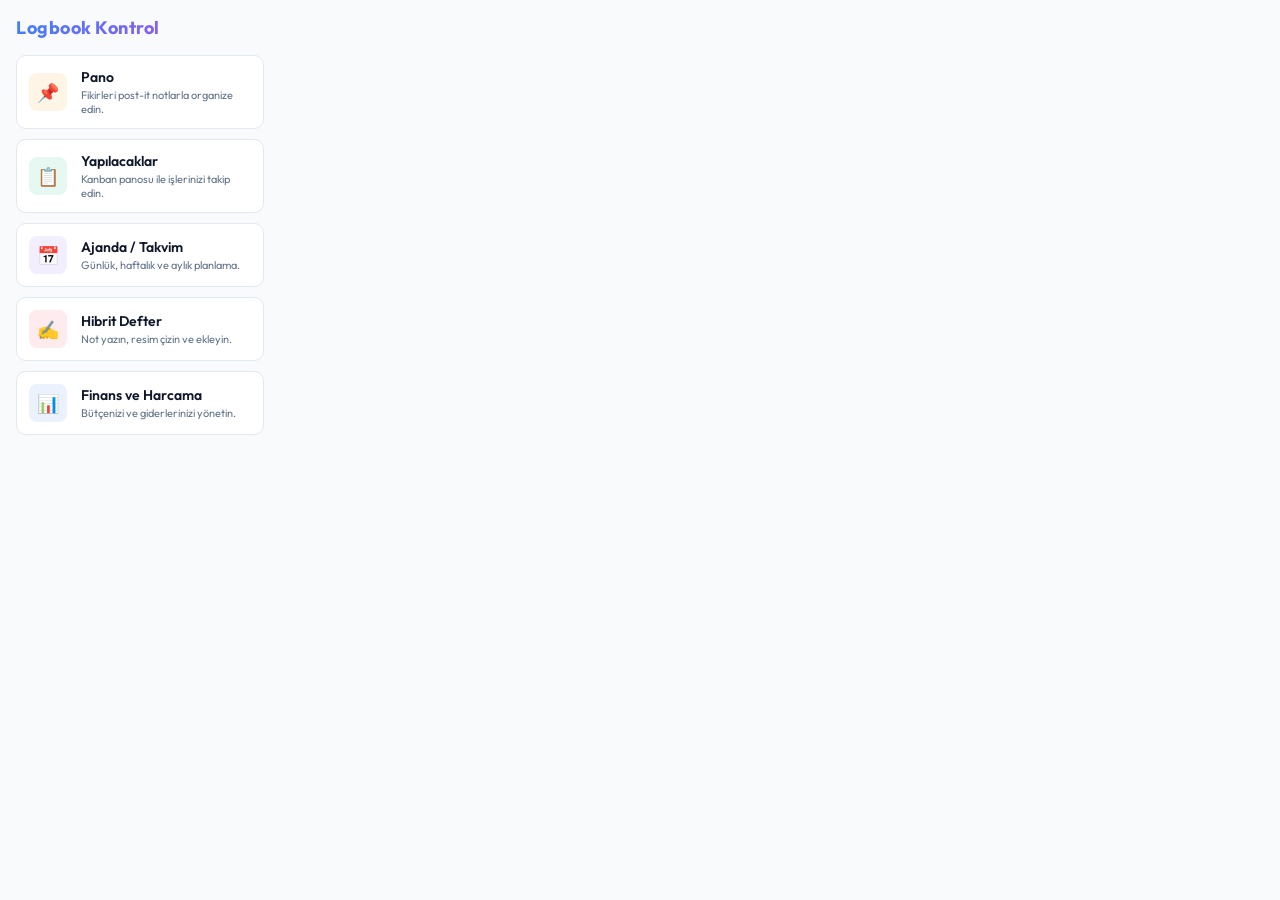
<file: uzanti/popup.html>
<!DOCTYPE html>
<html lang="tr">
<head>
    <meta charset="UTF-8">
    <meta name="viewport" content="width=device-width, initial-scale=1.0">
    <title>Logbook Menü</title>
    <link href="https://fonts.googleapis.com/css2?family=Outfit:wght@400;500;600;700&display=swap" rel="stylesheet">
    <style>
        :root {
            --bg-color: #f8fafc;
            --card-bg: #ffffff;
            --text-color: #0f172a;
            --text-muted: #64748b;
            --border-color: #e2e8f0;
            --hover-bg: #f1f5f9;
            
            --primary: #3b82f6;
            --success: #10b981;
            --warning: #f59e0b;
            --purple: #8b5cf6;
            --rose: #f43f5e;
        }

        body.dark-theme {
            --bg-color: #0b0f19;
            --card-bg: #151f32;
            --text-color: #f8fafc;
            --text-muted: #94a3b8;
            --border-color: #1e293b;
            --hover-bg: #1e293b;
        }

        body {
            width: 280px;
            margin: 0;
            padding: 16px;
            background-color: var(--bg-color);
            color: var(--text-color);
            font-family: 'Outfit', sans-serif;
            box-sizing: border-box;
            transition: background-color 0.3s;
            overflow-x: hidden;
        }

        .popup-header {
            display: flex;
            justify-content: space-between;
            align-items: center;
            margin-bottom: 16px;
        }

        .popup-title {
            font-size: 18px;
            font-weight: 700;
            margin: 0;
            background: linear-gradient(135deg, #3b82f6, #8b5cf6);
            -webkit-background-clip: text;
            -webkit-text-fill-color: transparent;
            letter-spacing: 0.5px;
        }

        .menu-list {
            display: flex;
            flex-direction: column;
            gap: 10px;
        }

        .popup-card {
            display: flex;
            align-items: center;
            gap: 14px;
            padding: 12px;
            background: var(--card-bg);
            border: 1px solid var(--border-color);
            border-radius: 10px;
            cursor: pointer;
            transition: transform 0.2s, border-color 0.2s, box-shadow 0.2s, background-color 0.2s;
            text-decoration: none;
            color: inherit;
        }

        .popup-card:hover {
            transform: translateY(-2px);
            border-color: var(--primary);
            background-color: var(--hover-bg);
            box-shadow: 0 4px 12px rgba(59, 130, 246, 0.1);
        }

        .card-icon-wrapper {
            display: flex;
            align-items: center;
            justify-content: center;
            width: 38px;
            height: 38px;
            border-radius: 8px;
            font-size: 18px;
            background: rgba(59, 130, 246, 0.1);
            color: var(--primary);
            flex-shrink: 0;
        }

        .card-info {
            display: flex;
            flex-direction: column;
            gap: 2px;
        }

        .card-title {
            font-size: 14px;
            font-weight: 600;
        }

        .card-desc {
            font-size: 11px;
            color: var(--text-muted);
        }

        /* Specific colors for card icons */
        .card-pano .card-icon-wrapper {
            background: rgba(245, 158, 11, 0.1);
            color: var(--warning);
        }
        .card-pano:hover { border-color: var(--warning); box-shadow: 0 4px 12px rgba(245, 158, 11, 0.1); }

        .card-todo .card-icon-wrapper {
            background: rgba(16, 185, 129, 0.1);
            color: var(--success);
        }
        .card-todo:hover { border-color: var(--success); box-shadow: 0 4px 12px rgba(16, 185, 129, 0.1); }

        .card-ajanda .card-icon-wrapper {
            background: rgba(139, 92, 246, 0.1);
            color: var(--purple);
        }
        .card-ajanda:hover { border-color: var(--purple); box-shadow: 0 4px 12px rgba(139, 92, 246, 0.1); }

        .card-defter .card-icon-wrapper {
            background: rgba(244, 63, 94, 0.1);
            color: var(--rose);
        }
        .card-defter:hover { border-color: var(--rose); box-shadow: 0 4px 12px rgba(244, 63, 94, 0.1); }

        .card-finans .card-icon-wrapper {
            background: rgba(59, 130, 246, 0.1);
            color: var(--primary);
        }
        .card-finans:hover { border-color: var(--primary); box-shadow: 0 4px 12px rgba(59, 130, 246, 0.1); }
    </style>
</head>
<body>
    <div class="popup-header">
        <h3 class="popup-title">Logbook Kontrol</h3>
    </div>
    
    <div class="menu-list">
        <div class="popup-card card-pano" data-page="pano.html">
            <div class="card-icon-wrapper">📌</div>
            <div class="card-info">
                <span class="card-title">Pano</span>
                <span class="card-desc">Fikirleri post-it notlarla organize edin.</span>
            </div>
        </div>
        
        <div class="popup-card card-todo" data-page="todo.html">
            <div class="card-icon-wrapper">📋</div>
            <div class="card-info">
                <span class="card-title">Yapılacaklar</span>
                <span class="card-desc">Kanban panosu ile işlerinizi takip edin.</span>
            </div>
        </div>
        
        <div class="popup-card card-ajanda" data-page="ajanda.html">
            <div class="card-icon-wrapper">📅</div>
            <div class="card-info">
                <span class="card-title">Ajanda / Takvim</span>
                <span class="card-desc">Günlük, haftalık ve aylık planlama.</span>
            </div>
        </div>
        
        <div class="popup-card card-defter" data-page="defter.html">
            <div class="card-icon-wrapper">✍️</div>
            <div class="card-info">
                <span class="card-title">Hibrit Defter</span>
                <span class="card-desc">Not yazın, resim çizin ve ekleyin.</span>
            </div>
        </div>
        
        <div class="popup-card card-finans" data-page="finans.html">
            <div class="card-icon-wrapper">📊</div>
            <div class="card-info">
                <span class="card-title">Finans ve Harcama</span>
                <span class="card-desc">Bütçenizi ve giderlerinizi yönetin.</span>
            </div>
        </div>
    </div>
    
    <script src="popup.js"></script>
</body>
</html>
</file>
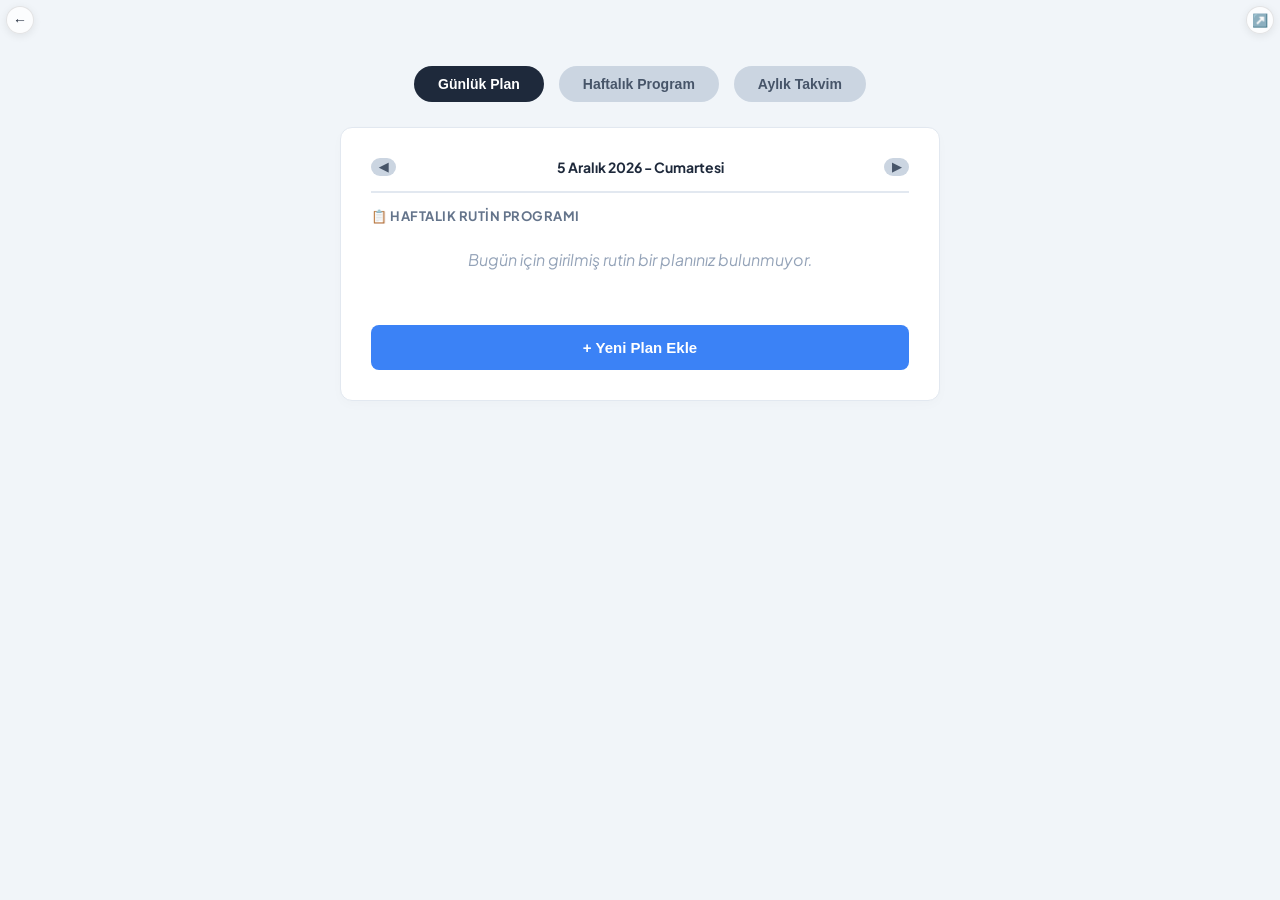
<file: uzanti/widget_ajanda.html>
<!DOCTYPE html>
<html lang="tr">
<head>
    <meta charset="UTF-8">
    <meta name="viewport" content="width=device-width, initial-scale=1.0">
    <title>Logbook - Ajanda (Widget)</title>
    <link rel="stylesheet" href="../shared/style.css">
</head>
<body class="page-ajanda popup-widget-mode">

    <button class="popup-back-btn">←</button>

    <div id="ajanda-sekme" class="tab-content active">
        <div class="ajanda-wrapper">
            <div class="ajanda-alt-menu">
                <button id="btn-gunlik-alan" class="alt-tab-btn">Günlük Plan</button>
                <button id="btn-haftalik-alan" class="alt-tab-btn">Haftalık Program</button>
                <button id="btn-aylik-alan" class="alt-tab-btn">Aylık Takvim</button>
            </div>

            <div id="gunlik-alan" class="ajanda-sub-content">
                <div class="ajanda-kart">
                    <div class="ajanda-kart-header" style="display:flex; align-items:center; gap:10px; justify-content:center; margin-bottom:15px;">
                        <button id="gunluk-tarih-geri-btn" class="alt-tab-btn" style="padding: 2px 8px; font-size: 12px; margin:0;">◀</button>
                        <h3 id="gunluk-tarih-baslik" style="margin:0; color:#1e293b; font-size:14px; text-align:center; flex-grow:1;">Yükleniyor...</h3>
                        <button id="gunluk-tarih-ileri-btn" class="alt-tab-btn" style="padding: 2px 8px; font-size: 12px; margin:0;">▶</button>
                    </div>
                    
                    <h4 style="margin: 0 0 10px 0; color: #64748b; font-size: 13px; text-transform: uppercase; letter-spacing: 0.5px;">📋 Haftalık Rutin Programı</h4>
                    <div class="gunluk-odak-listesi" id="gunluk-aktif-planlar"></div>
                    
                    <div id="gunluk-ozel-planlar-kapsayici" class="ozel-planlar-bolumu" style="display: none;">
                        <h4 class="ozel-planlar-baslik">📅 Bugünün Özel Takvim Etkinlikleri</h4>
                        <div class="gunluk-odak-listesi" id="gunluk-ozel-aktif-planlar"></div>
                    </div>
                    
                    <button id="ac-plan-modal-btn" class="ekle-aksiyon-btn" style="margin-top: 15px;">+ Yeni Plan Ekle</button>
                </div>
            </div>

            <div id="haftalik-alan" class="ajanda-sub-content">
                <div class="haftalik-tablo-kart">
                    <div class="haftalik-program-tablosu">
                        <div class="tablo-satir baslik-satiri" id="haftalik-baslik-satiri">
                            </div>
                        <div id="haftalik-tablo-govde"></div>
                    </div>
                </div>
            </div>

            <div id="aylik-alan" class="ajanda-sub-content">
                <div class="takvim-kontrol">
                    <button id="onceki-ay-btn">&lt; Önceki</button>
                    <h2 id="takvim-ay-yil-baslik">Haziran 2026</h2>
                    <button id="sonraki-ay-btn">Sonraki &gt;</button>
                </div>
                <div class="takvim-kart">
                    <div class="takvim-gunler-basliklar">
                        <div>Pzt</div><div>Sal</div><div>Çar</div><div>Per</div><div>Cum</div><div>Cmt</div><div>Paz</div>
                    </div>
                    <div id="takvim-gunler-grid"></div>
                </div>
            </div>
        </div>
    </div>

    <div id="plan-modal" class="modal-arkaplan">
        <div class="modal-kutu">
            <h3 id="modal-baslik">Yeni Plan Oluştur</h3>
            <div id="modal-secilen-tarih-alani" style="font-weight: bold; font-size: 15px; color: #3b82f6; margin-bottom: 10px; display: none;">Tarih: -</div>
            <div class="modal-form">
                <div id="modal-gun-kapsayici">
                    <label>Gün Seçin:</label>
                    <select id="modal-gun-select"></select>
                </div>
                <button type="button" id="modal-tum-gun-btn" class="modal-toggle-btn">Tüm Gün Sürecek Hatırlatıcı: Kapalı 🔴</button>
                <div id="modal-saat-kapsayici">
                    <label>Saat Seçin:</label><input type="time" id="modal-saat-select" style="padding: 8px; border: 1px solid #cbd5e1; border-radius: 6px; background: transparent; color: inherit; font-size: 14px; font-family: inherit; outline: none; width: 100%; box-sizing: border-box; margin-top: 4px;">
                </div>
                <label>Notunuz:</label><input type="text" id="modal-not-input" placeholder="Planınızı buraya yazın...">
            </div>
            <div class="modal-butonlar">
                <button id="modal-iptal-btn" class="modal-btn-sol">İptal</button>
                <button id="modal-kaydet-btn" class="modal-btn-sag">Plana Ekle</button>
            </div>
        </div>
    </div>

    <script src="../shared/common.js" data-main="../ajanda/ajanda.js"></script>
</body>
</html>
</file>
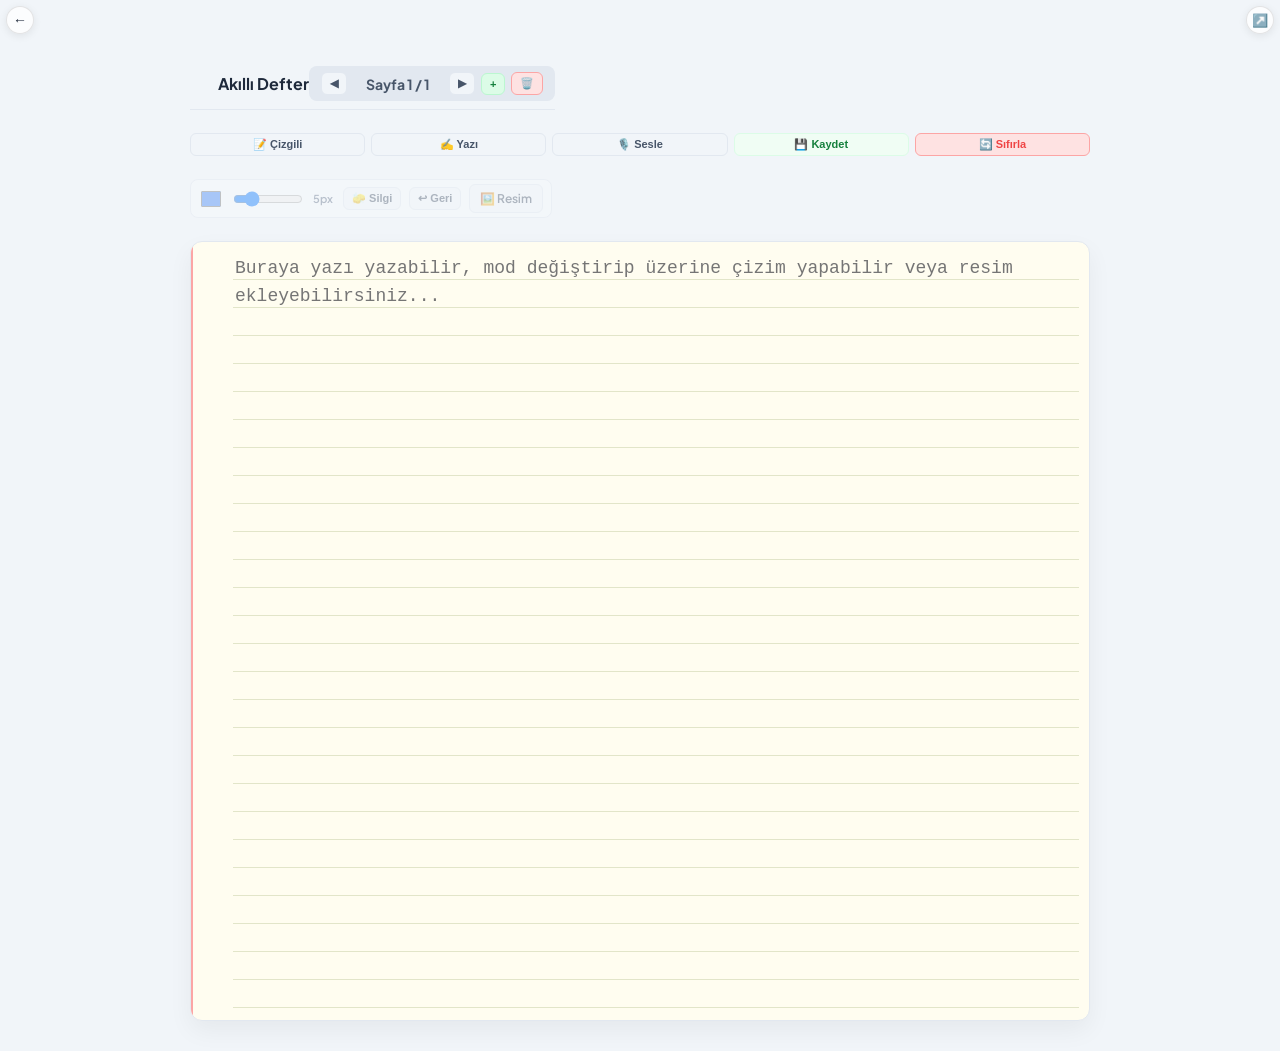
<file: uzanti/widget_defter.html>
<!DOCTYPE html>
<html lang="tr">
<head>
    <meta charset="UTF-8">
    <meta name="viewport" content="width=device-width, initial-scale=1.0">
    <title>Logbook - Defter (Widget)</title>
    <link rel="stylesheet" href="../shared/style.css">
</head>
<body class="page-defter popup-widget-mode">

    <button class="popup-back-btn">←</button>

    <div id="defter-sekme" class="tab-content active">
        <div class="defter-container">
            <div class="defter-header">
                <div class="defter-top-bar">
                    <span class="defter-title">Akıllı Defter</span>
                    <div class="sayfa-kontrolleri">
                        <button id="sayfa-onceki-btn" class="defter-btn-nav" title="Önceki Sayfa">◀</button>
                        <span id="sayfa-indis-etiket" class="defter-baslik-etiketi">1 / 1</span>
                        <button id="sayfa-sonraki-btn" class="defter-btn-nav" title="Sonraki Sayfa">▶</button>
                        <button id="sayfa-ekle-btn" class="defter-btn-aksiyon" title="Yeni Sayfa">+</button>
                        <button id="sayfa-sil-btn" class="defter-btn-sil" title="Bu Sayfayı Sil">🗑️</button>
                    </div>
                </div>

                <div class="defter-toolbar">
                    <button id="defter-cizgi-toggle" class="defter-tool-btn">📝 Çizgili</button>
                    <button id="defter-mod-toggle" class="defter-tool-btn">✍️ Yazı</button>
                    <button id="defter-ses-btn" class="defter-tool-btn" title="Sesle Not Yaz">🎙️ Sesle</button>
                    <button id="defter-kaydet-btn" class="defter-tool-btn success-btn" title="Manuel Kaydet">💾 Kaydet</button>
                    <button id="defteri-temizle-btn" class="defter-tool-btn danger-btn">🔄 Sıfırla</button>
                </div>

                <div id="firca-paneli" class="defter-brush-bar" style="opacity: 0.4; pointer-events: none;">
                    <div class="brush-left">
                        <input type="color" id="firca-renk" value="#3b82f6" title="Fırça Rengi">
                        <input type="range" id="firca-boyut" min="1" max="20" value="5" title="Fırça Boyutu">
                        <span id="boyut-etiket">5px</span>
                    </div>
                    <div class="brush-right">
                        <button id="defter-silgi-btn" class="defter-tool-btn" title="Silgi">🧽 Silgi</button>
                        <button id="defter-undo-btn" class="defter-tool-btn" title="Son Çizgiyi Geri Al">↩ Geri</button>
                        <label for="resim-yukle" class="resim-yukle-etiket" title="Resim Ekle">🖼️ Resim</label>
                        <input type="file" id="resim-yukle" accept="image/*" style="display: none;">
                    </div>
                </div>
            </div>

            <div class="hibrit-defter-yapraki">
                <div id="defter-kagit-tabakasi" class="defter-kagit-efekti mod-cizgili">
                    <textarea id="ana-defter" placeholder="Buraya yazı yazabilir, mod değiştirip üzerine çizim yapabilir veya resim ekleyebilirsiniz..."></textarea>
                </div>
                <canvas id="defter-tuval"></canvas>
            </div>
        </div>
    </div>

    <script src="../shared/common.js" data-main="../defter/defter.js"></script>
</body>
</html>
</file>
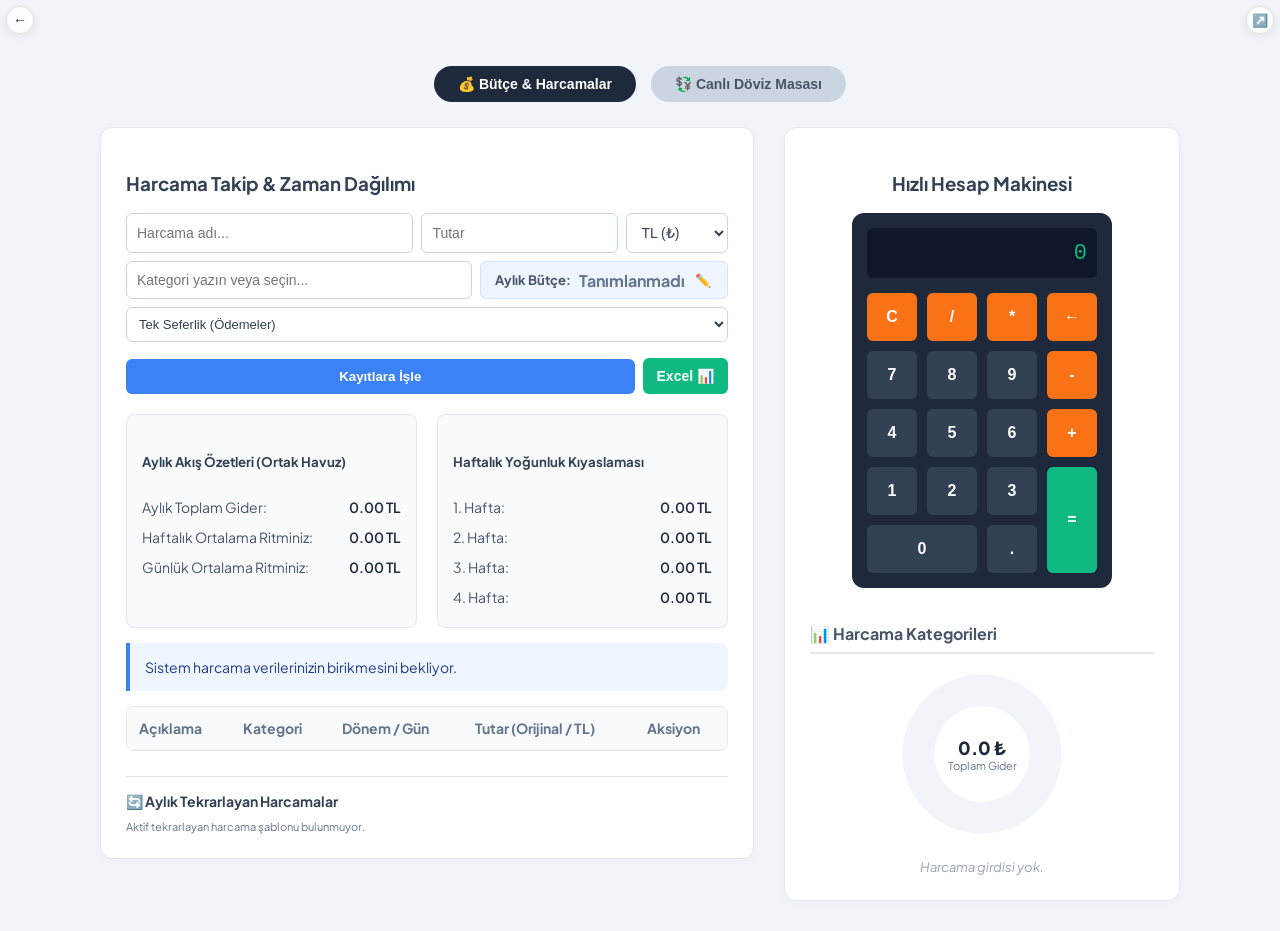
<file: uzanti/widget_finans.html>
<!DOCTYPE html>
<html lang="tr">
<head>
    <meta charset="UTF-8">
    <meta name="viewport" content="width=device-width, initial-scale=1.0">
    <title>Logbook - Finans (Widget)</title>
    <link rel="stylesheet" href="../shared/style.css">
</head>
<body class="page-finans popup-widget-mode">

    <button class="popup-back-btn">←</button>

    <div id="finans-sekme" class="tab-content active" style="max-width: 1100px; margin: 0 auto; padding: 30px 10px;">
        
        <div class="ajanda-alt-menu" style="margin-bottom: 25px;">
            <button id="btn-finans-butce" class="alt-tab-btn">💰 Bütçe & Harcamalar</button>
            <button id="btn-finans-doviz" class="alt-tab-btn">💱 Canlı Döviz Masası</button>
        </div>

        <!-- BÜTÇE VE HARCAMA PANELİ -->
        <div id="finans-butce-alan" class="finans-wrapper">
            <div class="finans-blok bütçe-alani">
                <h3>Harcama Takip & Zaman Dağılımı</h3>
                
                <div class="harcama-formu">
                    <input type="text" id="harcama-ad" placeholder="Harcama adı...">
                    <input type="number" id="harcama-miktar" placeholder="Tutar">
                    
                    <select id="harcama-kur">
                        <option value="TL">TL (₺)</option>
                        <option value="PLN">PLN (zł)</option>
                        <option value="EUR">EUR (€)</option>
                        <option value="USD">USD ($)</option>
                    </select>
                    
                    <!-- Dinamik Kategori Seçim & Otomatik Tamamlama Girişi -->
                    <input type="text" id="harcama-kategori" list="kategori-listesi" placeholder="Kategori yazın veya seçin..." style="flex: 1.5; min-width: 150px;">
                    <datalist id="kategori-listesi"></datalist>
                    
                    <!-- Bütçe Gösterim/Düzenleme Kutusu (Giriş yerindeki kalemlerin yanında) -->
                    <div class="butce-header-kutu">
                        <span class="butce-label-title">Aylık Bütçe:</span>
                        <span id="analiz-ay-butce" style="font-weight: bold; color: #3b82f6;">Tanımlanmadı</span>
                        <button id="butce-duzenle-btn" style="background: none; border: none; cursor: pointer; padding: 2px; font-size: 13px; color: #3b82f6; font-weight: bold;" title="Bütçeyi Güncelle">✏️</button>
                    </div>
                    
                    <!-- Tekrarlayan İşlem Seçimi -->
                    <div style="display: flex; gap: 8px; width: 100%; flex-wrap: wrap; margin-bottom: 8px;">
                        <select id="harcama-tekrarlama-tipi" style="flex: 1; min-width: 120px; padding: 8px; border: 1px solid #cbd5e1; border-radius: 6px; background: transparent; color: inherit; font-size: 13px;">
                            <option value="tek">Tek Seferlik (Ödemeler)</option>
                            <option value="aylik">Aylık Tekrarlayan (Abonelik/Kira)</option>
                        </select>
                        <input type="number" id="harcama-tekrarlama-gun" placeholder="Hangi Gün (1-28)" min="1" max="28" style="flex: 1; min-width: 120px; padding: 8px; border: 1px solid #cbd5e1; border-radius: 6px; background: transparent; color: inherit; font-size: 13px; display: none;">
                    </div>
                    
                    <div style="display: flex; gap: 8px; align-items: center; width: 100%;">
                        <button id="harcama-ekle-btn" style="flex: 1; margin: 0;">Kayıtlara İşle</button>
                        <button id="harcama-export-btn" type="button" style="background-color: #10b981; color: white; padding: 10px 14px; font-size: 14px; font-weight: bold; border: none; border-radius: 6px; cursor: pointer; white-space: nowrap; margin: 0; height: 100%;">Excel 📊</button>
                    </div>
                </div>
                
                <div class="zaman-analiz-matrisi">
                    <div class="analiz-kolon">
                        <h5>Aylık Akış Özetleri (Ortak Havuz)</h5>
                        <table class="mini-analiz-tablosu">
                            <tr><td>Aylık Toplam Gider:</td><td id="analiz-ay-toplam" class="kalın-text">0.00 TL</td></tr>
                            <tr><td>Haftalık Ortalama Ritminiz:</td><td id="analiz-hafta-ort">0.00 TL</td></tr>
                            <tr><td>Günlük Ortalama Ritminiz:</td><td id="analiz-gun-ort">0.00 TL</td></tr>
                        </table>
                    </div>
                    <div class="analiz-kolon">
                        <h5>Haftalık Yoğunluk Kıyaslaması</h5>
                        <table class="mini-analiz-tablosu">
                            <tr><td>1. Hafta:</td><td id="v-hafta-1">0.00 TL</td></tr>
                            <tr><td>2. Hafta:</td><td id="v-hafta-2">0.00 TL</td></tr>
                            <tr><td>3. Hafta:</td><td id="v-hafta-3">0.00 TL</td></tr>
                            <tr><td>4. Hafta:</td><td id="v-hafta-4">0.00 TL</td></tr>
                        </table>
                    </div>
                </div>

                <div class="akıllı-analiz-kutusu" id="akıllı-analiz-mesaj">
                    Sistem veri bekliyor...
                </div>

                <div class="harcama-tablo-kapsayici" style="margin-top: 15px;">
                    <table class="harcama-tablosu">
                        <thead>
                            <tr><th>Açıklama</th><th>Kategori</th><th>Dönem / Gün</th><th>Tutar (Orijinal / TL)</th><th>Aksiyon</th></tr>
                        </thead>
                        <tbody id="harcama-tablo-govde"></tbody>
                    </table>
                </div>

                <div class="tekrarlayan-islemler-paneli" style="margin-top: 25px; border-top: 1px solid rgba(0,0,0,0.1); padding-top: 15px;">
                    <h4 style="margin: 0 0 10px 0; font-size: 14px; font-weight: bold; display: flex; align-items: center; gap: 6px;" id="lbl-tekrarlayan-baslik">🔄 Aylık Tekrarlayan Harcamalar</h4>
                    <div id="tekrarlayan-liste" style="display: flex; flex-direction: column; gap: 8px;">
                        <span style="font-size: 11px; color: #64748b;" id="lbl-tekrarlayan-bos">Aktif tekrarlayan harcama şablonu bulunmuyor.</span>
                    </div>
                </div>
            </div>

            <div class="finans-blok makine-alani">
                <h3>Hızlı Hesap Makinesi</h3>
                <div class="hesap-makinesi" style="margin-bottom: 10px;">
                    <input type="text" id="makine-ekran" readonly value="0">
                    <div class="makine-tuslar">
                        <button class="tus operator">C</button>
                        <button class="tus operator">/</button>
                        <button class="tus operator">*</button>
                        <button class="tus operator">←</button>
                        <button class="tus">7</button>
                        <button class="tus">8</button>
                        <button class="tus">9</button>
                        <button class="tus operator">-</button>
                        <button class="tus">4</button>
                        <button class="tus">5</button>
                        <button class="tus">6</button>
                        <button class="tus operator">+</button>
                        <button class="tus">1</button>
                        <button class="tus">2</button>
                        <button class="tus">3</button>
                        <button class="tus esittir">=</button>
                        <button class="tus sifir">0</button>
                        <button class="tus">.</button>
                    </div>
                </div>

                <!-- Kategori Analiz SVG & Liste Bloğu -->
                <div class="kategori-analiz-bolum" style="margin-top: 25px; width: 100%;">
                    <h4 class="kategori-analiz-baslik">📊 Harcama Kategorileri</h4>
                    <div class="donut-chart-container">
                        <svg class="donut-chart" width="100%" height="100%" viewBox="0 0 40 40" id="kategori-donut-svg">
                            <!-- segments will be drawn here dynamically -->
                        </svg>
                        <div class="donut-label-total">
                            <span class="tutar-deger" id="chart-toplam-tutar">0.00 TL</span>
                            <span class="tutar-etiket">Toplam Gider</span>
                        </div>
                    </div>
                    <div id="chart-kategori-liste" class="kategori-listesi-kapsayici">
                        <!-- progress bars drawn dynamically -->
                    </div>
                </div>
            </div>
        </div>

        <!-- DÖVİZ MASASI PANELİ -->
        <div id="finans-doviz-alan" class="finans-blok" style="width: 100%; display: none;">
            <h3>💱 Canlı Çapraz Parite Matrisi</h3>
            <p style="color: #64748b; font-size: 14px; margin-bottom: 20px;">Dövizlerin birbirleri karşısındaki anlık parite oranları tablosu. Tablo verileri canlı kurlar temel alınarak otonom hesaplanır.</p>
            <div style="overflow-x: auto;">
                <table class="harcama-tablosu" style="text-align: center; font-size: 15px; width: 100%;">
                    <thead>
                        <tr id="doviz-matris-baslik">
                            <th id="doviz-matris-baslik-birim">Birim</th>
                        </tr>
                    </thead>
                    <tbody id="doviz-matris-govde">
                        <!-- dynamically drawn -->
                    </tbody>
                </table>
            </div>

            <!-- DÖVİZ HESAP HESAP MAKİNESİ / ÇEVİRİCİ -->
            <div class="finans-blok" style="margin-top: 25px; width: 100%; border: 1px dashed rgba(59, 130, 246, 0.3); background-color: rgba(59, 130, 246, 0.02); padding: 20px; border-radius: 12px;">
                <h3 id="cevirici-baslik" style="margin-top: 0; display: flex; align-items: center; gap: 8px;">🧮 Döviz Çeviri Hesap Makinesi</h3>
                <p id="cevirici-aciklama" style="color: #64748b; font-size: 13px; margin-bottom: 16px;">Tüm para birimleri arasında anlık çapraz kurlarla dönüşüm yapın. İstediğiniz bir alana değer yazdığınızda diğerleri otomatik hesaplanır.</p>
                
                <div style="display: grid; grid-template-columns: repeat(auto-fit, minmax(140px, 1fr)); gap: 16px;" id="doviz-cevirici-grid">
                    <!-- Dynamically drawn inputs in JS -->
                </div>
            </div>
            
            <!-- ÇİZGİ TREND GRAFİĞİ -->
            <div class="finans-blok" style="margin-top: 25px; width: 100%;">
                <div style="display: flex; justify-content: space-between; align-items: center; margin-bottom: 20px; flex-wrap: wrap; gap: 10px;">
                    <h3 style="margin: 0;">📈 Döviz Kurları Değişim Trendi</h3>
                    <div style="display: flex; align-items: center; gap: 15px; flex-wrap: wrap;">
                        <!-- Zaman Aralığı Seçici -->
                        <div class="timeframe-selector">
                            <button type="button" class="timeframe-btn active" data-range="1w">1H</button>
                            <button type="button" class="timeframe-btn" data-range="1m">1A</button>
                            <button type="button" class="timeframe-btn" data-range="1y">1Y</button>
                        </div>
                        
                        <div style="display: flex; align-items: center; gap: 8px;">
                            <label style="font-weight: 600; font-size: 14px; color: #475569;">Baz Döviz:</label>
                            <select id="chart-baz-doviz" style="padding: 6px 12px; border-radius: 6px; border: 1px solid #cbd5e1; font-weight: bold; color: #334155; outline: none; background: white; cursor: pointer;">
                                <option value="TL">TL (₺)</option>
                                <option value="PLN">PLN (zł)</option>
                                <option value="EUR">EUR (€)</option>
                                <option value="USD">USD ($)</option>
                            </select>
                        </div>
                    </div>
                </div>
                <p style="color: #64748b; font-size: 14px; margin-bottom: 20px;">Dövizlerin seçilen baz döviz birimi karşısındaki son günlerdeki karşılaştırmalı değişim oranları.</p>
                <div style="position: relative; height: 320px; width: 100%;">
                    <canvas id="doviz-trend-canvas"></canvas>
                </div>
            </div>
        </div>

    </div>

    <script src="../shared/chart.js"></script>
    <script src="../shared/common.js" data-main="../finans/finans.js"></script>
</body>
</html>
</file>
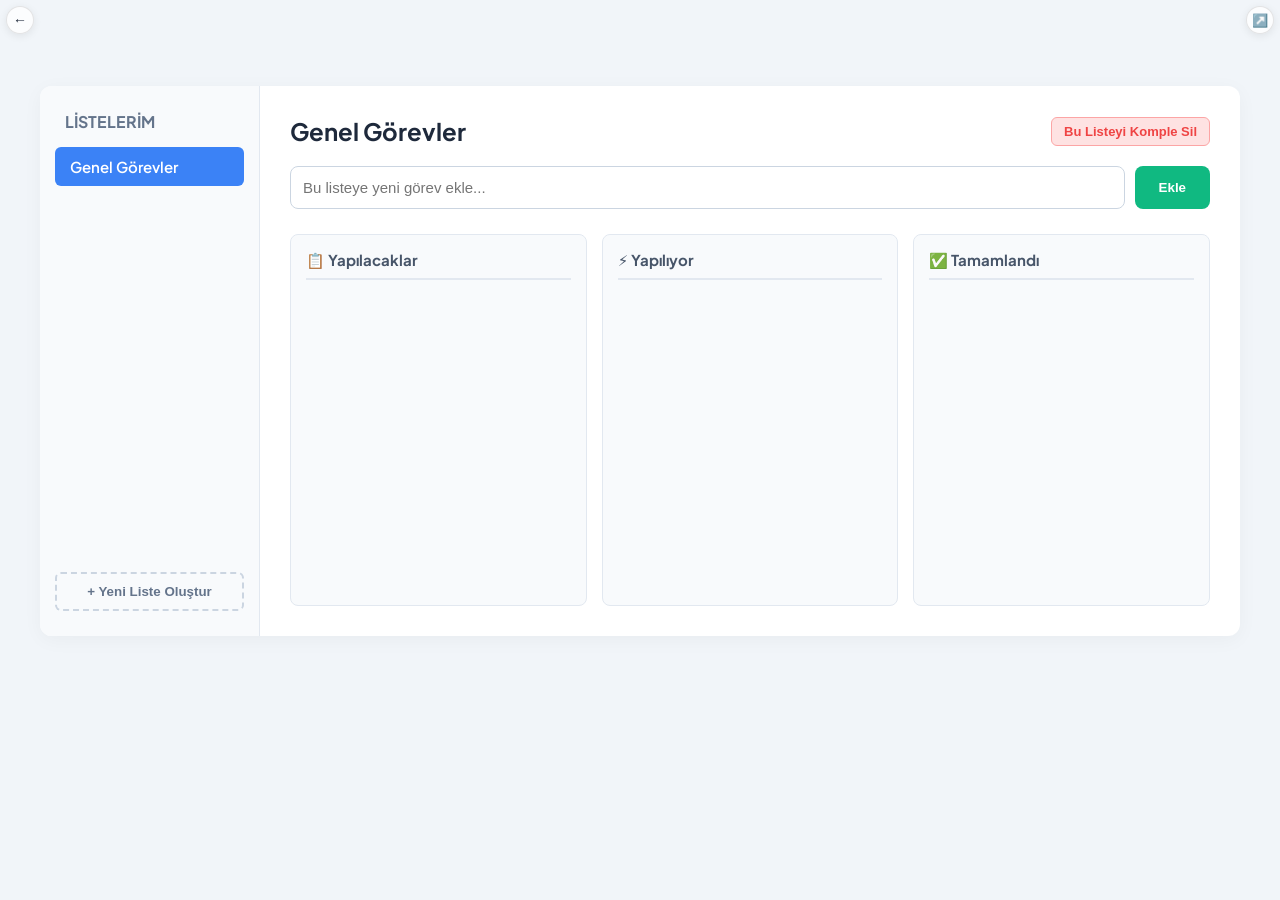
<file: uzanti/widget_todo.html>
<!DOCTYPE html>
<html lang="tr">
<head>
    <meta charset="UTF-8">
    <meta name="viewport" content="width=device-width, initial-scale=1.0">
    <title>Logbook - Yapılacaklar (Widget)</title>
    <link rel="stylesheet" href="../shared/style.css">
</head>
<body class="page-todo popup-widget-mode">

    <button class="popup-back-btn">←</button>

    <div id="todo-sekme" class="tab-content active">
        <div class="todo-hub">
            <div class="todo-sidebar">
                <h3>Listelerim</h3>
                <ul id="listeler-menusu"></ul>
                <button id="yeni-liste-btn">+ Yeni Liste Oluştur</button>
            </div>
            <div class="todo-main">
                <div style="display: flex; justify-content: space-between; align-items: center; margin-bottom: 20px;">
                    <h2 id="aktif-liste-basligi" style="margin:0;">Genel Görevler</h2>
                    <button id="liste-sil-btn" style="background:#fee2e2; color:#ef4444; border:1px solid #fca5a5; padding:6px 12px; border-radius:6px; cursor:pointer; font-weight:600; font-size:13px;">Bu Listeyi Komple Sil</button>
                </div>
                <div class="todo-input-area">
                    <input type="text" id="todo-input" placeholder="Bu listeye yeni görev ekle...">
                    <button id="todo-ekle-btn">Ekle</button>
                </div>
                
                <div class="kanban-board">
                    <div class="kanban-column" id="havuz-todo" ondragover="allowDrop(event)" ondrop="handleHavuzDrop(event, 'todo')">
                        <h4>📋 Yapılacaklar</h4>
                        <ul id="todo-liste-todo" class="kanban-list"></ul>
                    </div>
                    <div class="kanban-column" id="havuz-progress" ondragover="allowDrop(event)" ondrop="handleHavuzDrop(event, 'progress')">
                        <h4>⚡ Yapılıyor</h4>
                        <ul id="todo-liste-progress" class="kanban-list"></ul>
                    </div>
                    <div class="kanban-column" id="havuz-done" ondragover="allowDrop(event)" ondrop="handleHavuzDrop(event, 'done')">
                        <h4>✅ Tamamlandı</h4>
                        <ul id="todo-liste-done" class="kanban-list"></ul>
                    </div>
                </div>
            </div>
        </div>
    </div>

    <script src="../shared/common.js" data-main="../todo/todo.js"></script>
</body>
</html>
</file>
<file: shared/style.css>
@import url('https://fonts.googleapis.com/css2?family=Plus+Jakarta+Sans:wght@400;500;600;700;800&family=Outfit:wght@400;500;600;700&display=swap');

* { 
    box-sizing: border-box; 
    transition: background-color 0.3s, color 0.3s, border-color 0.3s; 
}

body { 
    font-family: 'Plus Jakarta Sans', 'Outfit', system-ui, -apple-system, BlinkMacSystemFont, 'Segoe UI', Roboto, 'Helvetica Neue', Arial, sans-serif, 'Apple Color Emoji', 'Segoe UI Emoji', 'Segoe UI Symbol'; 
    -webkit-font-smoothing: antialiased;
    -moz-osx-font-smoothing: grayscale;
    text-rendering: optimizeLegibility;
    background-color: #f1f5f9; 
    margin: 0; 
    padding: 0; 
    color: #334155; 
}

/* Windows / Webkit Sleek Overlay Scrollbars */
::-webkit-scrollbar {
    width: 6px;
    height: 6px;
}
::-webkit-scrollbar-track {
    background: transparent;
}
::-webkit-scrollbar-thumb {
    background: rgba(148, 163, 184, 0.4);
    border-radius: 10px;
}
::-webkit-scrollbar-thumb:hover {
    background: rgba(148, 163, 184, 0.7);
}
body.dark-theme ::-webkit-scrollbar-thumb {
    background: rgba(71, 85, 105, 0.5);
}
body.dark-theme ::-webkit-scrollbar-thumb:hover {
    background: rgba(100, 116, 139, 0.8);
}
* {
    scrollbar-width: thin;
    scrollbar-color: rgba(148, 163, 184, 0.4) transparent;
}

/* EMOJI & SYMBOL BASELINE ALIGNMENT FIX FOR WINDOWS */
.card-icon, .dashboard-info-icon, .info-item-icon, .dark-mode-btn, .lang-toggle-btn,
.sil-btn, .tek-plan-sil, .tek-plan-duzenle, .postit-btn, .popup-back-btn, .popup-open-tab-btn,
.dashboard-card .card-icon {
    font-family: 'Apple Color Emoji', 'Segoe UI Emoji', 'Segoe UI Symbol', sans-serif;
    display: inline-flex;
    align-items: center;
    justify-content: center;
    line-height: 1;
    vertical-align: middle;
}

/* NAVBAR KAPSAYICISI */
.nav-bar { background-color: #1e293b; color: white; padding: 12px 30px; display: flex; justify-content: space-between; align-items: center; flex-wrap: wrap; gap: 12px; box-shadow: 0 4px 6px -1px rgba(0, 0, 0, 0.1); }
.nav-brand { text-decoration: none; color: white; font-size: 20px; font-weight: 800; letter-spacing: 0.5px; white-space: nowrap; }
.nav-brand:hover { opacity: 0.9; }
.tab-buttons { display: flex; gap: 6px; flex-wrap: wrap; align-items: center; }
.tab-btn { background: transparent; border: none; color: #94a3b8; font-size: 14px; font-weight: 600; cursor: pointer; padding: 7px 14px; border-radius: 6px; text-decoration: none; display: inline-flex; align-items: center; gap: 6px; white-space: nowrap; line-height: 1.4; }
.tab-btn:hover { color: white; background-color: rgba(255, 255, 255, 0.05); }
.tab-btn.active { color: white; background-color: #3b82f6; }

/* Koyu Tema Butonu Stili */
.dark-mode-btn { background: #334155; border: none; font-size: 16px; cursor: pointer; width: 36px; height: 36px; padding: 0; border-radius: 50%; display: inline-flex; align-items: center; justify-content: center; box-shadow: 0 2px 4px rgba(0,0,0,0.1); }
.dark-mode-btn:hover { background: #475569; }

/* Dil Değiştirici Buton Stili */
.lang-toggle-btn {
    background: #334155;
    color: #f1f5f9;
    border: none;
    font-size: 13px;
    font-weight: 700;
    cursor: pointer;
    padding: 8px 12px;
    border-radius: 8px;
    display: inline-flex;
    align-items: center;
    justify-content: center;
    box-shadow: 0 2px 4px rgba(0,0,0,0.1);
    transition: background 0.2s ease, transform 0.1s ease;
}
.lang-toggle-btn:hover {
    background: #475569;
    transform: scale(1.05);
}
.lang-toggle-btn:active {
    transform: scale(0.95);
}

.tab-content { display: none; padding: 30px; }
.tab-content.active { display: block; }
.ajanda-sub-content { display: none; }
.ajanda-sub-content.active { display: block; }

#yeni-not-btn { background-color: #3b82f6; color: white; border: none; padding: 12px 24px; font-size: 15px; font-weight: bold; border-radius: 8px; cursor: pointer; margin-bottom: 20px; }
#pano { position: relative; min-height: 75vh; width: 100%; }
.post-it { position: absolute; min-width: 180px; min-height: 180px; background-color: #ffeaa7; padding: 25px 15px 15px 15px; border-radius: 8px; box-shadow: 0 10px 15px -3px rgba(0, 0, 0, 0.05); cursor: move; display: flex; flex-direction: column; resize: both; overflow: hidden; }
.post-it textarea, .post-it .postit-editor-body { width: 100%; flex-grow: 1; border: none; background: transparent; outline: none; resize: none; font-size: 15px; color: #1e293b; overflow-y: auto; }
.sil-btn { position: absolute; top: 5px; right: 5px; background: transparent; border: none; font-weight: bold; color: #ff7675; cursor: pointer; }
.renk-paleti { display: flex; gap: 6px; padding-top: 8px; }
.renk-noktasi { width: 13px; height: 13px; border-radius: 50%; cursor: pointer; border: 1px solid rgba(0, 0, 0, 0.1); }

/* KANBAN VE TO-DO HUB TASARIMI */
.todo-hub { display: flex; max-width: 1200px; margin: 20px auto; background: white; border-radius: 12px; box-shadow: 0 4px 20px rgba(0,0,0,0.04); overflow: hidden; min-height: 550px; }
.todo-sidebar { width: 220px; background-color: #f8fafc; padding: 25px 15px; border-right: 1px solid #e2e8f0; display: flex; flex-direction: column; }
.todo-sidebar h3 { margin-top: 0; font-size: 16px; color: #64748b; text-transform: uppercase; margin-bottom: 15px; padding-left: 10px; }
#listeler-menusu { list-style: none; padding: 0; margin: 0; flex-grow: 1; }
#listeler-menusu li { padding: 10px 15px; border-radius: 6px; cursor: pointer; font-weight: 600; font-size: 15px; color: #475569; margin-bottom: 5px; }
#listeler-menusu li.active-list { background-color: #3b82f6; color: white; }
#yeni-liste-btn { background: transparent; border: 2px dashed #cbd5e1; color: #64748b; padding: 10px; border-radius: 6px; cursor: pointer; font-weight: bold; }
.todo-main { flex: 1; padding: 30px; display: flex; flex-direction: column; }
.todo-main h2 { margin-top: 0; font-size: 24px; color: #1e293b; margin-bottom: 20px; }
.todo-input-area { display: flex; gap: 10px; margin-bottom: 25px; }
.todo-input-area input { flex: 1; padding: 12px; border: 1px solid #cbd5e1; border-radius: 8px; font-size: 15px; outline: none; }
#todo-ekle-btn { padding: 12px 24px; background-color: #10b981; color: white; border: none; border-radius: 8px; font-weight: bold; cursor: pointer; }

/* Havuz Sütun Yapısı */
.kanban-board { display: flex; gap: 15px; flex: 1; }
.kanban-column { flex: 1; background-color: #f8fafc; border-radius: 8px; padding: 15px; border: 1px solid #e2e8f0; display: flex; flex-direction: column; }
.kanban-column h4 { margin-top: 0; margin-bottom: 15px; font-size: 15px; color: #475569; border-bottom: 2px solid #e2e8f0; padding-bottom: 8px; }
.kanban-list { list-style: none; padding: 0; margin: 0; flex: 1; min-height: 250px; display: flex; flex-direction: column; gap: 10px; }
.kanban-item { background: white; padding: 14px; border-radius: 8px; border: 1px solid #e2e8f0; display: flex; justify-content: space-between; align-items: center; cursor: grab; box-shadow: 0 2px 4px rgba(0,0,0,0.02); }
.kanban-item:active { cursor: grabbing; }
#todo-liste-done .kanban-item span { text-decoration: line-through; color: #94a3b8; }

/* AJANDA TASARIMI */
.ajanda-wrapper { max-width: 1100px; margin: 0 auto; }
.ajanda-alt-menu { display: flex; justify-content: center; gap: 15px; margin-bottom: 25px; }
.alt-tab-btn { background-color: #cbd5e1; border: none; color: #475569; padding: 10px 24px; font-size: 14px; font-weight: 600; border-radius: 20px; cursor: pointer; }
.alt-tab-btn.active { background-color: #1e293b; color: white; }

.ajanda-kart { background: white; border-radius: 12px; border: 1px solid #e2e8f0; padding: 30px; box-shadow: 0 4px 12px rgba(0,0,0,0.02); max-width: 600px; margin: 0 auto; }
.ajanda-kart-header { border-bottom: 2px solid #e2e8f0; padding-bottom: 15px; margin-bottom: 20px; text-align: center; }
.gunluk-odak-listesi { display: flex; flex-direction: column; gap: 12px; margin-bottom: 25px; min-height: 50px; }
.tek-plan-karti { display: flex; align-items: center; background-color: #f8fafc; border-left: 4px solid #3b82f6; padding: 14px 18px; border-radius: 0 8px 8px 0; }
.tek-plan-saat { font-weight: bold; color: #3b82f6; width: 70px; font-size: 15px; }
.tek-plan-metin { flex: 1; color: #1e293b; font-size: 15px; }
.tek-plan-sil { background: transparent; border: none; color: #94a3b8; cursor: pointer; font-weight: bold; font-size: 14px; }
.tek-plan-sil:hover { color: #ef4444; }
.tek-plan-duzenle { background: transparent; border: none; color: #94a3b8; cursor: pointer; font-weight: bold; font-size: 14px; margin-right: 12px; }
.tek-plan-duzenle:hover { color: #3b82f6; }
.ekle-aksiyon-btn { width: 100%; padding: 14px; background-color: #3b82f6; color: white; border: none; border-radius: 8px; font-weight: bold; font-size: 15px; cursor: pointer; }

.haftalik-tablo-kart { background: white; border-radius: 12px; border: 1px solid #e2e8f0; padding: 25px; box-shadow: 0 4px 12px rgba(0,0,0,0.02); overflow-x: auto; }
.haftalik-program-tablosu { min-width: 900px; border: 1px solid #cbd5e1; border-radius: 8px; overflow: hidden; }
.tablo-satir { display: grid; grid-template-columns: 80px repeat(7, 1fr); border-bottom: 1px solid #cbd5e1; }
.tablo-satir:last-child { border-bottom: none; }
.baslik-satiri { background-color: #f1f5f9; font-weight: bold; color: #475569; text-align: center; font-size: 14px; }
.baslik-satiri div { padding: 12px 5px; border-right: 1px solid #cbd5e1; }
.saat-etiket { background-color: #f8fafc; font-weight: bold; color: #64748b; display: flex; align-items: center; justify-content: center; border-right: 1px solid #cbd5e1; font-size: 14px; }
.tablo-satir textarea { border: none; border-right: 1px solid #e2e8f0; resize: none; outline: none; height: 70px; font-family: inherit; font-size: 13px; color: #334155; padding: 8px; background: transparent; }
.tablo-satir textarea:focus { background-color: rgba(59, 130, 246, 0.05); }

.takvim-kontrol { display: flex; justify-content: space-between; align-items: center; max-width: 750px; margin: 0 auto 20px auto; }
.takvim-kontrol h2 { margin: 0; font-size: 22px; color: #1e293b; }
.takvim-kontrol button { background-color: white; border: 1px solid #cbd5e1; padding: 8px 16px; border-radius: 6px; cursor: pointer; }
.takvim-kart { max-width: 750px; margin: 0 auto; background: white; border-radius: 12px; border: 1px solid #e2e8f0; padding: 20px; box-shadow: 0 4px 12px rgba(0,0,0,0.02); }
.takvim-gunler-basliklar { display: grid; grid-template-columns: repeat(7, 1fr); text-align: center; font-weight: bold; color: #64748b; padding-bottom: 10px; border-bottom: 1px solid #f1f5f9; margin-bottom: 10px; }
#takvim-gunler-grid { display: grid; grid-template-columns: repeat(7, 1fr); gap: 8px; }
.takvim-gun-kutu { min-height: 90px; border: 1px solid #f1f5f9; border-radius: 8px; padding: 6px; display: flex; flex-direction: column; background-color: #fff; }
.takvim-gun-no { font-weight: 600; font-size: 13px; color: #64748b; margin-bottom: 4px; }
.takvim-gun-kutu textarea { width: 100%; flex-grow: 1; border: none; resize: none; outline: none; font-size: 11px; color: #475569; background: transparent; font-family: inherit; }
.takvim-bos-kutu { background-color: #f8fafc; border: 1px solid transparent; }
.takvim-bugun { border: 2px solid #3b82f6; background-color: #eff6ff; }

/* DEFTER STİLLERİ (RETRO RETENTION MİMARİSİ) */
.defter-container { max-width: 900px; margin: 0 auto; }
.defter-header { display: flex; justify-content: space-between; align-items: center; margin-bottom: 15px; gap: 15px; flex-wrap: wrap; }
.defter-enstrumanlar { display: flex; align-items: center; gap: 12px; background: #e2e8f0; padding: 6px 15px; border-radius: 8px; flex-wrap: wrap; }
.aksiyon-mini-btn { background-color: white; border: 1px solid #cbd5e1; padding: 6px 12px; border-radius: 6px; font-size: 13px; font-weight: 600; cursor: pointer; color: #475569; }
.aksiyon-mini-btn.mavi-mod { background-color: #3b82f6; color: white; border-color: #2563eb; }
.aksiyon-mini-btn.kalem-mod { background-color: #10b981; color: white; border-color: #059669; }
.firca-grup { display: flex; align-items: center; gap: 10px; }
.resim-yukle-etiket { background-color: #1e293b; color: white; padding: 6px 12px; border-radius: 6px; font-size: 12px; font-weight: bold; cursor: pointer; }
#defteri-temizle-btn { background-color: #fee2e2; color: #ef4444; border: 1px solid #fca5a5; padding: 8px 16px; border-radius: 6px; font-weight: bold; cursor: pointer; }

/* Defter Yaprağı Kağıt Dokusu (Göz yormayan sarımsı ton koruması) */
.hibrit-defter-yapraki { position: relative; width: 100%; height: 65vh; background-color: #fffdf0 !important; border-radius: 12px; box-shadow: 0 10px 25px rgba(0,0,0,0.05); overflow: hidden; border: 1px solid #e2e8f0; }
.defter-kagit-efekti { position: absolute; top: 0; left: 0; width: 100%; height: 100%; padding: 10px 10px 10px 40px; z-index: 1; }
.defter-kagit-efekti.mod-cizgili { border-left: 2px solid #fca5a5; }
#ana-defter { width: 100%; height: 100%; border: none; outline: none; resize: none; font-size: 18px; line-height: 28px; color: #2d3748; background-color: transparent; overflow-y: auto; }
#ana-defter[contenteditable="true"]:empty::before { content: attr(placeholder); color: #64748b; opacity: 0.55; cursor: text; }
.mod-cizgili #ana-defter { font-family: 'Courier New', monospace; background-image: linear-gradient(transparent, transparent 27px, #e2e5c9 27px); background-size: 100% 28px; background-attachment: local; }
#defter-tuval { position: absolute; top: 0; left: 0; width: 100%; height: 100%; z-index: 2; background: transparent; pointer-events: none; }
.cizim-aktif-modu #defter-tuval { pointer-events: auto; cursor: crosshair; }

/* FİNANS VE FORM DÜZENLERİ */
.finans-wrapper { display: flex; gap: 30px; max-width: 1100px; margin: 0 auto; align-items: flex-start; }
.finans-blok { background: white; border-radius: 12px; border: 1px solid #e2e8f0; padding: 25px; box-shadow: 0 4px 12px rgba(0,0,0,0.02); }
.bütçe-alani { flex: 1.4; }
.makine-alani { flex: 0.8; display: flex; flex-direction: column; align-items: center; }
.harcama-formu { display: flex; gap: 8px; margin-bottom: 20px; flex-wrap: wrap; }
.harcama-formu input, .harcama-formu select { padding: 10px; border: 1px solid #cbd5e1; border-radius: 6px; outline: none; font-size: 14px; background: white; color: #334155; }
#harcama-ad { flex: 2; }
#harcama-miktar { flex: 0.8; }
#harcama-kur { flex: 0.6; }
#harcama-ekle-btn { background: #3b82f6; color: white; border: none; padding: 10px 20px; border-radius: 6px; font-weight: bold; cursor: pointer; }
.zaman-analiz-matrisi { display: flex; gap: 20px; margin-bottom: 15px; }
.analiz-kolon { flex: 1; background: #f8fafc; border: 1px solid #e2e8f0; border-radius: 8px; padding: 15px; }
.mini-analiz-tablosu { width: 100%; font-size: 14px; border-collapse: collapse; }
.mini-analiz-tablosu td { padding: 6px 0; color: #475569; }
.mini-analiz-tablosu td:last-child { text-align: right; font-weight: 600; color: #1e293b; }
.akıllı-analiz-kutusu { background-color: #eff6ff; border-left: 4px solid #3b82f6; color: #1e3a8a; padding: 15px; border-radius: 0 8px 8px 0; font-size: 14px; }
.harcama-tablo-kapsayici { overflow-y: auto; max-height: 200px; border: 1px solid #e2e8f0; border-radius: 8px; }
.harcama-tablosu { width: 100%; border-collapse: collapse; text-align: left; font-size: 14px; }
.harcama-tablosu th, .harcama-tablosu td { padding: 12px; border-bottom: 1px solid #f1f5f9; }
.harcama-tablosu th { background: #f8fafc; color: #64748b; }
.harcama-sil-btn { background: transparent; border: none; color: #ef4444; cursor: pointer; font-weight: bold; }

/* HESAP MAKİNESİ */
.hesap-makinesi { background: #1e293b; border-radius: 12px; padding: 15px; width: 100%; max-width: 260px; }
#makine-ekran { width: 100%; height: 50px; background: #0f172a; border: none; border-radius: 6px; color: #10b981; text-align: right; padding: 10px; font-size: 22px; font-family: monospace; outline: none; margin-bottom: 15px; }
.makine-tuslar { display: grid; grid-template-columns: repeat(4, 1fr); gap: 10px; }
.tus { background: #334155; border: none; color: white; padding: 15px; border-radius: 6px; font-size: 16px; font-weight: bold; cursor: pointer; }
.tus.operator { background: #f97316; }
.tus.esittir { background: #10b981; grid-row: span 2; display: flex; align-items: center; justify-content: center; }
.tus.sifir { grid-column: span 2; }

/* MODAL ÇERÇEVESİ */
.modal-arkaplan { position: fixed; top: 0; left: 0; width: 100%; height: 100%; background-color: rgba(15, 23, 42, 0.6); display: none; justify-content: center; align-items: center; z-index: 2000; }
.modal-kutu { background: white; padding: 30px; border-radius: 12px; width: 100%; max-width: 480px; }
.modal-form { display: flex !important; flex-direction: column !important; gap: 12px !important; width: 100% !important; margin-top: 15px; }
.modal-form label { font-weight: 600 !important; font-size: 14px !important; color: #475569 !important; text-align: left !important; display: block !important; }
.modal-form select, .modal-form input { width: 100% !important; padding: 10px !important; border: 1px solid #cbd5e1 !important; border-radius: 6px !important; background: white; color: #1e293b; }
.modal-butonlar { display: flex !important; justify-content: flex-end !important; gap: 10px !important; margin-top: 24px !important; }
.modal-butonlar button { padding: 10px 20px !important; border-radius: 6px; font-weight: bold; border: none; cursor: pointer; }
.modal-btn-sol { background-color: #f1f5f9; color: #475569; }
.modal-toggle-btn {
    width: 100% !important;
    padding: 10px !important;
    border: 2px solid #cbd5e1 !important;
    border-radius: 6px !important;
    background-color: transparent !important;
    color: #475569 !important;
    font-weight: 600 !important;
    font-size: 13px !important;
    cursor: pointer;
    transition: all 0.2s ease;
    text-align: center;
    display: block;
    margin-top: 5px;
    margin-bottom: 12px;
}

.modal-toggle-btn.active {
    background-color: #fef2f2 !important;
    border-color: #ef4444 !important;
    color: #ef4444 !important;
}

body.dark-theme .modal-toggle-btn {
    border-color: #334155 !important;
    color: #cbd5e1 !important;
}

body.dark-theme .modal-toggle-btn.active {
    background-color: rgba(239, 68, 68, 0.1) !important;
    border-color: #ef4444 !important;
    color: #ef4444 !important;
}

/* MİNİ ÇÖP KUTUSU */
.mini-cop-kutusu { position: absolute; bottom: 20px; right: 20px; background-color: white; border: 2px dashed #cbd5e1; padding: 12px 18px; border-radius: 50px; font-size: 18px; cursor: pointer; z-index: 500; opacity: 0.5; box-shadow: 0 4px 6px -1px rgba(0, 0, 0, 0.05); user-select: none; transition: all 0.2s ease; }
.mini-cop-kutusu:hover { opacity: 1; border-color: #ef4444; background-color: #fee2e2; color: #ef4444; }
#cop-sayac { font-size: 13px; font-weight: bold; background: #64748b; color: white; padding: 2px 6px; border-radius: 10px; margin-left: 2px; }

/* SÜREÇ LİSTESİ SÜRÜKLEME EFEKTLERİ */
.kanban-item.dragging { opacity: 0.4; background-color: #eff6ff; border: 2px dashed #3b82f6; }

/* =========================================================================
   SÜPER ENTEGRE DARK THEME KURALLARI
   ========================================================================= */
body.dark-theme { background-color: #0f172a; color: #f8fafc; }
body.dark-theme .nav-bar { background-color: #020617; border-bottom: 1px solid #1e293b; }
body.dark-theme .dark-mode-btn { background: #1e293b; }
body.dark-theme .dark-mode-btn:hover { background: #334155; }
body.dark-theme .lang-toggle-btn { background: #1e293b; }
body.dark-theme .lang-toggle-btn:hover { background: #334155; }
body.dark-theme .todo-hub, 
body.dark-theme .ajanda-kart, 
body.dark-theme .haftalik-tablo-kart, 
body.dark-theme .takvim-kart, 
body.dark-theme .finans-blok, 
body.dark-theme .modal-kutu { background-color: #1e293b; border-color: #334155; color: #f8fafc; }
body.dark-theme .todo-sidebar { background-color: #111827; border-right-color: #334155; }
body.dark-theme #listeler-menusu li { color: #cbd5e1; }
body.dark-theme #listeler-menusu li:hover { background-color: #334155; }
body.dark-theme .todo-main h2, body.dark-theme .modal-kutu h3 { color: #f8fafc; }
body.dark-theme .todo-input-area input, 
body.dark-theme .harcama-formu input, 
body.dark-theme .harcama-formu select,
body.dark-theme .modal-form input,
body.dark-theme .modal-form select { background-color: #0f172a; border-color: #334155; color: #f8fafc; }
body.dark-theme .baslik-satiri { background-color: #111827; color: #94a3b8; }
body.dark-theme .saat-etiket { background-color: #111827; color: #94a3b8; border-right-color: #334155; }
body.dark-theme .tablo-satir textarea { color: #f8fafc; border-right-color: #334155; }
body.dark-theme .takvim-gunler-basliklar { color: #94a3b8; border-bottom-color: #334155; }
body.dark-theme .takvim-gun-kutu { background-color: #111827; border-color: #334155; }
body.dark-theme .takvim-gun-kutu textarea { color: #f8fafc; }
body.dark-theme .takvim-bos-kutu { background-color: #0f172a; }
body.dark-theme .analiz-kolon { background-color: #111827; border-color: #334155; }
body.dark-theme .mini-analiz-tablosu td { color: #cbd5e1; }
body.dark-theme .mini-analiz-tablosu td:last-child { color: #f8fafc; }
body.dark-theme .harcama-tablosu th { background-color: #111827; color: #94a3b8; }
body.dark-theme .harcama-tablosu td { border-bottom-color: #334155; color: #e2e8f0; }
body.dark-theme .akıllı-analiz-kutusu { background-color: #1e3a8a; color: #93c5fd; border-left-color: #3b82f6; }
body.dark-theme .modal-form label { color: #cbd5e1 !important; }
body.dark-theme .modal-btn-sol { background-color: #334155; color: #cbd5e1; }
body.dark-theme .defter-enstrumanlar { background-color: #334155; }
body.dark-theme .aksiyon-mini-btn { background-color: #1e293b; color: #f8fafc; border-color: #475569; }
body.dark-theme .mini-cop-kutusu { background-color: #1e293b; border-color: #475569; color: #f8fafc; }
body.dark-theme .kanban-column { background-color: #111827; border-color: #334155; }
body.dark-theme .kanban-column h4 { color: #cbd5e1; border-bottom-color: #334155; }
body.dark-theme .kanban-item { background-color: #1e293b; border-color: #334155; color: #f8fafc; }

/* Koyu mod okunabilirlik sabitleyicileri */
body.dark-theme .baslik-satiri div,
body.dark-theme .saat-etiket,
body.dark-theme .takvim-gunler-basliklar div,
body.dark-theme .takvim-gun-no,
body.dark-theme #gunluk-tarih-baslik {
    color: #f8fafc !important;
    font-weight: bold !important;
}
body.dark-theme .harcama-tablosu td span.donem-etiket {
    background-color: #38bdf8 !important;
    color: #0f172a !important;
    padding: 3px 8px !important;
    border-radius: 4px !important;
}
body.dark-theme #cop-sayac { background: #475569; }

/* DEFTERİN RENGİNİ DARK THEME'DE KORUMA KURALI (Karartmaz, Sıcak Dokuyu Saklar) */
body.dark-theme .hibrit-defter-yapraki {
    background-color: #fcf9e8 !important; /* Koyu modda bile göz yormayan krem rengi kalır */
    border-color: #475569;
}
body.dark-theme #ana-defter {
    color: #1e293b !important; /* Yazıların okunabilir kalması için koyu füme kalır */
}
/* Önceki stillerin tamamı aynen kalıyor, sadece alt kısma bu canlandırıcı eklemeleri yapıyoruz */

/* HAFTALIK PROGRAMDA CANLI GÜN VURGUSU */
.haftalik-tablo-bugun-vurgu {
    background-color: #3b82f6 !important;
    color: white !important;
    font-weight: bold !important;
    border-bottom: 3px solid #1d4ed8 !important;
    position: relative;
}

/* AYLIK TAKVİMDE CANLI GÜN KUTUSU DETAYI (AÇIK/KOYU ORTAK) */
.takvim-bugun {
    border: 3px solid #3b82f6 !important;
    background-color: #eff6ff !important;
    box-shadow: 0 0 10px rgba(59, 130, 246, 0.3) !important;
}

body.dark-theme .takvim-bugun {
    background-color: #1e3a8a !important;
    border-color: #60a5fa !important;
    box-shadow: 0 0 12px rgba(96, 165, 250, 0.4) !important;
}

/* DEFTER BUTONLARININ CANLI KONTRAST YAMALARI (AÇIK MOD) */
.btn-defter-arac {
    background-color: #f1f5f9;
    color: #334155;
    border: 1px solid #cbd5e1;
}

/* SİLGEÇ AKTİFKEN GÖZ ALICI PEMBE-KIRMIZI ALARM TONU */
.silgi-aktif-stili {
    background-color: #ef4444 !important;
    color: white !important;
    border-color: #dc2626 !important;
}

/* BUTONLARIN KOYU MODDA SİMSİYAH KALMASINI ENGELLEYEN SÜPER KURAL */
body.dark-theme .btn-defter-arac {
    background-color: #1e293b !important;
    color: #f8fafc !important;
    border-color: #475569 !important;
}

body.dark-theme .btn-defter-arac:hover {
    background-color: #334155 !important;
}

/* Koyu modda silgi açıkken de okunabilir kalsın */
body.dark-theme .silgi-aktif-stili {
    background-color: #b91c1c !important;
    color: white !important;
    border-color: #fca5a5 !important;
}

/* Koyu Temada Takvim İçindeki Bugünün Sayı Rengi */
.takvim-bugun .takvim-gun-no {
    color: #60a5fa !important;
}

/* =========================================================================
   DASHBOARD / ANA SAYFA STİLLERİ
   ========================================================================= */
.dashboard-container {
    max-width: 1200px;
    margin: 40px auto;
    padding: 0 20px;
    animation: fadeIn 0.6s ease-out;
}
@keyframes fadeIn {
    from { opacity: 0; transform: translateY(15px); }
    to { opacity: 1; transform: translateY(0); }
}
.dashboard-hero {
    background: linear-gradient(135deg, #3b82f6 0%, #8b5cf6 100%);
    color: white;
    padding: 40px;
    border-radius: 16px;
    margin-bottom: 40px;
    box-shadow: 0 10px 25px -5px rgba(59, 130, 246, 0.3);
    position: relative;
    overflow: hidden;
}
.dashboard-hero::before {
    content: '';
    position: absolute;
    top: -50%;
    right: -20%;
    width: 600px;
    height: 600px;
    background: radial-gradient(circle, rgba(255,255,255,0.15) 0%, rgba(255,255,255,0) 70%);
    border-radius: 50%;
    pointer-events: none;
}
.dashboard-hero h1 {
    margin: 0 0 10px 0;
    font-size: 36px;
    font-weight: 800;
    letter-spacing: -0.5px;
}
.dashboard-hero p {
    margin: 0;
    font-size: 18px;
    opacity: 0.9;
}
.dashboard-clock {
    font-size: 20px;
    font-weight: 700;
    margin-top: 15px;
    background: rgba(255, 255, 255, 0.15);
    display: inline-block;
    padding: 6px 16px;
    border-radius: 30px;
    backdrop-filter: blur(10px);
}
.dashboard-grid {
    display: grid;
    grid-template-columns: repeat(auto-fit, minmax(280px, 1fr));
    gap: 25px;
}
.dashboard-card {
    background: white;
    border-radius: 16px;
    padding: 30px;
    box-shadow: 0 4px 6px -1px rgba(0, 0, 0, 0.05), 0 10px 15px -3px rgba(0, 0, 0, 0.03);
    border: 1px solid #e2e8f0;
    transition: transform 0.3s cubic-bezier(0.4, 0, 0.2, 1), box-shadow 0.3s ease, border-color 0.3s ease;
    text-decoration: none;
    color: inherit;
    display: flex;
    flex-direction: column;
    justify-content: space-between;
    min-height: 220px;
    position: relative;
    overflow: hidden;
}
.dashboard-card::after {
    content: '';
    position: absolute;
    bottom: 0;
    left: 0;
    width: 100%;
    height: 4px;
    background: transparent;
    transition: background-color 0.3s ease;
}
.dashboard-card:hover {
    transform: translateY(-6px);
    box-shadow: 0 20px 25px -5px rgba(0, 0, 0, 0.06), 0 10px 10px -5px rgba(0, 0, 0, 0.03);
}
.dashboard-card.card-pano:hover { border-color: #fcd34d; }
.dashboard-card.card-pano::after { background-color: #fcd34d; }
.dashboard-card.card-todo:hover { border-color: #10b981; }
.dashboard-card.card-todo::after { background-color: #10b981; }
.dashboard-card.card-ajanda:hover { border-color: #3b82f6; }
.dashboard-card.card-ajanda::after { background-color: #3b82f6; }
.dashboard-card.card-defter:hover { border-color: #ec4899; }
.dashboard-card.card-defter::after { background-color: #ec4899; }
.dashboard-card.card-finans:hover { border-color: #8b5cf6; }
.dashboard-card.card-finans::after { background-color: #8b5cf6; }

.card-icon {
    font-size: 32px;
    margin-bottom: 15px;
}
.card-title {
    font-size: 20px;
    font-weight: 700;
    color: #1e293b;
    margin: 0 0 10px 0;
}
.card-desc {
    font-size: 14px;
    color: #64748b;
    margin: 0 0 20px 0;
    line-height: 1.5;
    flex-grow: 1;
}
.card-stat {
    font-size: 14px;
    font-weight: 600;
    color: #3b82f6;
    background: #eff6ff;
    padding: 6px 12px;
    border-radius: 8px;
    display: inline-block;
    align-self: flex-start;
}
.card-todo .card-stat { color: #10b981; background: #ecfdf5; }
.card-pano .card-stat { color: #d97706; background: #fffbeb; }
.card-defter .card-stat { color: #ec4899; background: #fdf2f8; }
.card-finans .card-stat { color: #8b5cf6; background: #f5f3ff; }

/* Dashboard Bilgi & İpuçları Paneli */
.dashboard-info-panel {
    background: #ffffff;
    border: 1px solid #e2e8f0;
    border-radius: 16px;
    padding: 24px;
    margin-top: 30px;
    box-shadow: 0 4px 6px -1px rgba(0,0,0,0.05), 0 2px 4px -1px rgba(0,0,0,0.02);
}
.dashboard-info-header {
    display: flex;
    align-items: center;
    gap: 15px;
    margin-bottom: 20px;
    border-bottom: 1px solid #f1f5f9;
    padding-bottom: 12px;
}
.dashboard-info-header h2 {
    font-size: 20px;
    font-weight: 700;
    color: #0f172a;
    margin: 0;
}
.dashboard-info-icon {
    font-size: 24px;
}
.dashboard-info-carousel-container {
    display: flex;
    gap: 20px;
    overflow-x: auto;
    scroll-snap-type: x mandatory;
    scroll-behavior: smooth;
    padding: 10px 5px;
    scrollbar-width: none; /* Firefox */
}
.dashboard-info-carousel-container::-webkit-scrollbar {
    display: none; /* Chrome/Safari */
}
.dashboard-info-item {
    flex: 0 0 calc(33.333% - 14px);
    scroll-snap-align: start;
    display: flex;
    gap: 12px;
    padding: 16px;
    border-radius: 12px;
    background: #f8fafc;
    transition: transform 0.2s ease, background 0.2s ease, box-shadow 0.2s ease;
    box-shadow: 0 1px 3px rgba(0,0,0,0.02);
}
.dashboard-info-item:hover {
    transform: translateY(-2px);
    background: #f1f5f9;
    box-shadow: 0 4px 6px -1px rgba(0,0,0,0.05);
}
@media (max-width: 968px) {
    .dashboard-info-item {
        flex: 0 0 calc(50% - 10px);
    }
}
@media (max-width: 600px) {
    .dashboard-info-item {
        flex: 0 0 100%;
    }
}
.info-item-icon {
    font-size: 22px;
    flex-shrink: 0;
    margin-top: 2px;
}
.info-item-content h4 {
    margin: 0 0 4px 0;
    font-size: 14px;
    font-weight: 600;
    color: #1e293b;
}
.info-item-content p {
    margin: 0;
    font-size: 13px;
    color: #64748b;
    line-height: 1.45;
}
/* Carousel Dots Indicators */
.carousel-dots {
    display: flex;
    gap: 6px;
    margin-left: auto;
}
.carousel-dot {
    width: 8px;
    height: 8px;
    border-radius: 50%;
    background: #cbd5e1;
    cursor: pointer;
    transition: background 0.2s ease, width 0.2s ease;
}
.carousel-dot.active {
    background: #3b82f6;
    width: 16px;
    border-radius: 4px;
}

/* Dark Theme için Bilgi Paneli Ayarları */
body.dark-theme .dashboard-info-panel {
    background: #1e293b;
    border-color: #334155;
    box-shadow: 0 10px 15px -3px rgba(0,0,0,0.3);
}
body.dark-theme .dashboard-info-header {
    border-bottom-color: #334155;
}
body.dark-theme .dashboard-info-header h2 {
    color: #f8fafc;
}
body.dark-theme .dashboard-info-item {
    background: #151f32;
    box-shadow: 0 1px 3px rgba(0,0,0,0.2);
}
body.dark-theme .dashboard-info-item:hover {
    background: #0f172a;
    box-shadow: 0 4px 6px -1px rgba(0,0,0,0.3);
}
body.dark-theme .info-item-content h4 {
    color: #f1f5f9;
}
body.dark-theme .info-item-content p {
    color: #94a3b8;
}
body.dark-theme .carousel-dot {
    background: #475569;
}
body.dark-theme .carousel-dot.active {
    background: #3b82f6;
}

/* Dark mode variations for dashboard */
body.dark-theme .dashboard-card {
    background-color: #1e293b;
    border-color: #334155;
    color: #f8fafc;
}
body.dark-theme .card-title {
    color: #f8fafc;
}
body.dark-theme .card-desc {
    color: #94a3b8;
}
body.dark-theme .card-stat {
    background: rgba(59, 130, 246, 0.15);
    color: #60a5fa;
}
body.dark-theme .card-todo .card-stat {
    background: rgba(16, 185, 129, 0.15);
    color: #34d399;
}
body.dark-theme .card-pano .card-stat {
    background: rgba(217, 119, 6, 0.15);
    color: #fbbf24;
}
body.dark-theme .card-defter .card-stat {
    background: rgba(236, 72, 153, 0.15);
    color: #f472b6;
}
body.dark-theme .card-finans .card-stat {
    background: rgba(139, 92, 246, 0.15);
    color: #a78bfa;
}
body.dark-theme .dashboard-hero {
    box-shadow: 0 10px 25px -5px rgba(0, 0, 0, 0.5);
}

/* =========================================================================
   DEFTER SAYFALAMA STİLLERİ
   ========================================================================= */
.sayfa-kontrolleri {
    display: flex;
    align-items: center;
    gap: 8px;
    background: #e2e8f0;
    padding: 6px 12px;
    border-radius: 8px;
}
body.dark-theme .sayfa-kontrolleri {
    background-color: #334155;
}
.yeşil-mod {
    background-color: #10b981 !important;
    color: white !important;
    border-color: #059669 !important;
}
.yeşil-mod:hover {
    background-color: #059669 !important;
}
.kırmızı-mod {
    background-color: #ef4444 !important;
    color: white !important;
    border-color: #dc2626 !important;
}
.kırmızı-mod:hover {
    background-color: #dc2626 !important;
}
.defter-baslik-etiketi {
    font-size: 14px;
    font-weight: 700;
    color: #475569;
    min-width: 90px;
    text-align: center;
    user-select: none;
}
body.dark-theme .defter-baslik-etiketi {
    color: #cbd5e1;
}

/* =========================================================================
   TAKVİM ETKİNLİK SÜSLEMELERİ
   ========================================================================= */
.takvim-gun-kutu {
    cursor: pointer;
    transition: background-color 0.2s, border-color 0.2s, transform 0.1s;
}
.takvim-gun-kutu:hover:not(.takvim-bos-kutu) {
    background-color: #f1f5f9;
    border-color: #cbd5e1;
    transform: scale(1.02);
}
body.dark-theme .takvim-gun-kutu:hover:not(.takvim-bos-kutu) {
    background-color: #334155;
    border-color: #475569;
}
.takvim-secilen-gun {
    border-color: #8b5cf6 !important;
    background-color: rgba(139, 92, 246, 0.05) !important;
    box-shadow: 0 0 8px rgba(139, 92, 246, 0.2) !important;
}
body.dark-theme .takvim-secilen-gun {
    border-color: #a78bfa !important;
    background-color: rgba(167, 139, 250, 0.1) !important;
    box-shadow: 0 0 8px rgba(167, 139, 250, 0.3) !important;
}
.takvim-etkinlikler-liste {
    flex-grow: 1;
    overflow-y: auto;
    display: flex;
    flex-direction: column;
    gap: 3px;
    margin-top: 5px;
    max-height: 58px;
    padding: 0;
    list-style: none;
}
.takvim-etkinlik-badge {
    font-size: 10px;
    background-color: #eff6ff;
    color: #1e40af;
    padding: 2px 4px;
    border-radius: 4px;
    display: flex;
    justify-content: space-between;
    align-items: center;
    font-weight: 500;
    line-height: 1.2;
    border: 1px solid #dbeafe;
}
body.dark-theme .takvim-etkinlik-badge {
    background-color: #1e3a8a;
    color: #bfdbfe;
    border-color: #172554;
}
.takvim-etkinlik-badge span {
    white-space: nowrap;
    overflow: hidden;
    text-overflow: ellipsis;
    max-width: 80%;
}
.takvim-etkinlik-sil-btn {
    background: transparent;
    border: none;
    color: #ef4444;
    cursor: pointer;
    font-weight: bold;
    font-size: 10px;
    padding: 0 0 0 4px;
    display: flex;
    align-items: center;
}
.takvim-etkinlik-sil-btn:hover {
    color: #b91c1c;
}

/* Günlük planda tarih bazlı özel planların başlığı ve alanı */
.ozel-planlar-bolumu {
    margin-top: 20px;
    border-top: 2px dashed #e2e8f0;
    padding-top: 15px;
}
body.dark-theme .ozel-planlar-bolumu {
    border-top-color: #334155;
}
.ozel-planlar-baslik {
    font-size: 15px;
    font-weight: bold;
    color: #8b5cf6;
    margin-bottom: 10px;
    display: flex;
    align-items: center;
    gap: 6px;
}
body.dark-theme .ozel-planlar-baslik {
    color: #a78bfa;
}

/* =========================================================================
   NAVBAR DROPDOWN (HOVER STATE & BACKDROP-BLUR)
   ========================================================================= */
.nav-dropdown-container {
    position: relative;
    display: inline-block;
}
.nav-dropdown-content {
    display: block;
    position: absolute;
    top: 100%;
    left: 50%;
    transform: translateX(-50%) translateY(10px);
    background-color: rgba(255, 255, 255, 0.8);
    min-width: 210px;
    box-shadow: 0 10px 25px -5px rgba(0, 0, 0, 0.1), 0 8px 10px -6px rgba(0, 0, 0, 0.05);
    border-radius: 8px;
    z-index: 1000;
    backdrop-filter: blur(12px) saturate(180%);
    -webkit-backdrop-filter: blur(12px) saturate(180%);
    border: 1px solid rgba(255, 255, 255, 0.2);
    opacity: 0;
    visibility: hidden;
    transition: opacity 0.3s cubic-bezier(0.4, 0, 0.2, 1), transform 0.3s cubic-bezier(0.4, 0, 0.2, 1), visibility 0.3s;
    padding: 6px 0;
    margin-top: 2px;
}
body.dark-theme .nav-dropdown-content {
    background-color: rgba(30, 41, 59, 0.85);
    border-color: rgba(255, 255, 255, 0.05);
}
.nav-dropdown-content a {
    color: #475569;
    padding: 10px 16px;
    text-decoration: none;
    display: block;
    font-size: 14px;
    font-weight: 600;
    text-align: left;
    transition: background-color 0.2s, color 0.2s;
}
body.dark-theme .nav-dropdown-content a {
    color: #cbd5e1;
}
.nav-dropdown-content a:hover {
    background-color: rgba(59, 130, 246, 0.08);
    color: #3b82f6;
}
body.dark-theme .nav-dropdown-content a:hover {
    color: #60a5fa;
    background-color: rgba(96, 165, 250, 0.08);
}
.nav-dropdown-container:hover .nav-dropdown-content {
    opacity: 1;
    visibility: visible;
    transform: translateX(-50%) translateY(4px);
}

/* =========================================================================
   SES KAYIT VE SPEECH-TO-TEXT İNDİKATÖRLERİ
   ========================================================================= */
@keyframes redPulse {
    0% { box-shadow: 0 0 0 0 rgba(239, 68, 68, 0.6); }
    70% { box-shadow: 0 0 0 6px rgba(239, 68, 68, 0); }
    100% { box-shadow: 0 0 0 0 rgba(239, 68, 68, 0); }
}
.ses-aktif-btn {
    animation: redPulse 1.5s infinite;
    background-color: #ef4444 !important;
    color: white !important;
    border-color: #dc2626 !important;
}

/* =========================================================================
   AKILLI FİNANS KATEGORİ & SVG GRAFİK STİLLERİ
   ========================================================================= */
.kategori-analiz-baslik {
    margin-top: 0;
    margin-bottom: 20px;
    font-size: 16px;
    color: #475569;
    border-bottom: 2px solid #e2e8f0;
    padding-bottom: 8px;
}
body.dark-theme .kategori-analiz-baslik {
    color: #cbd5e1;
    border-bottom-color: #334155;
}
.donut-chart-container {
    display: flex;
    justify-content: center;
    align-items: center;
    margin-bottom: 25px;
    position: relative;
    height: 160px;
    width: 100%;
}
.donut-chart {
    transform: rotate(-90deg);
}
.donut-hole {
    fill: white;
    transition: fill 0.3s;
}
body.dark-theme .donut-hole {
    fill: #1e293b;
}
.donut-ring {
    fill: none;
    stroke: #f1f5f9;
    stroke-width: 8;
}
body.dark-theme .donut-ring {
    stroke: #334155;
}
.donut-segment {
    fill: none;
    stroke-width: 8;
    stroke-linecap: round;
    transition: stroke-dasharray 0.4s ease, stroke-dashoffset 0.4s ease;
}
.donut-label-total {
    position: absolute;
    text-align: center;
    display: flex;
    flex-direction: column;
    align-items: center;
    justify-content: center;
    font-weight: 800;
    color: #1e293b;
}
body.dark-theme .donut-label-total {
    color: #f8fafc;
}
.donut-label-total span.tutar-deger {
    font-size: 16px;
    font-weight: 800;
}
.donut-label-total span.tutar-etiket {
    font-size: 11px;
    color: #64748b;
    font-weight: normal;
}
body.dark-theme .donut-label-total span.tutar-etiket {
    color: #94a3b8;
}

.kategori-listesi-kapsayici {
    display: flex;
    flex-direction: column;
    gap: 12px;
    width: 100%;
}
.kategori-satir {
    display: flex;
    flex-direction: column;
    gap: 5px;
}
.kategori-bilgi {
    display: flex;
    justify-content: space-between;
    align-items: center;
    font-size: 13px;
    font-weight: 600;
    color: #475569;
}
body.dark-theme .kategori-bilgi {
    color: #cbd5e1;
}
.kategori-isim-grup {
    display: flex;
    align-items: center;
    gap: 6px;
}
.kategori-renk-noktasi {
    width: 10px;
    height: 10px;
    border-radius: 50%;
    display: inline-block;
}
.kategori-bar-arkaplan {
    width: 100%;
    height: 6px;
    background: #f1f5f9;
    border-radius: 3px;
    overflow: hidden;
}
body.dark-theme .kategori-bar-arkaplan {
    background: #0f172a;
}
.kategori-bar-doluluk {
    height: 100%;
    width: 0%;
    border-radius: 3px;
    transition: width 0.6s cubic-bezier(0.4, 0, 0.2, 1);
}

/* =========================================================================
   İŞ ALANI (WORKSPACE) STİLLERİ
   ========================================================================= */
.workspace-seci-grup {
    display: flex;
    align-items: center;
    gap: 8px;
}
.workspace-seci-select {
    padding: 10px 14px;
    border-radius: 8px;
    border: 1px solid #cbd5e1;
    font-weight: bold;
    font-size: 14px;
    background: white;
    color: #334155;
    outline: none;
    cursor: pointer;
    transition: border-color 0.2s;
}
.workspace-seci-select:focus {
    border-color: #3b82f6;
}
body.dark-theme .workspace-seci-select {
    background: #0f172a;
    border-color: #334155;
    color: #f8fafc;
}

/* =========================================================================
   ZAMAN DİLİMİ (TIMEFRAME SELECTOR) STİLLERİ
   ========================================================================= */
.timeframe-selector {
    display: flex;
    gap: 4px;
    background: rgba(0, 0, 0, 0.05);
    padding: 4px;
    border-radius: 8px;
    align-items: center;
}
body.dark-theme .timeframe-selector {
    background: rgba(255, 255, 255, 0.05);
}
.timeframe-btn {
    background: transparent;
    border: none;
    padding: 6px 12px;
    font-size: 13px;
    font-weight: 700;
    border-radius: 6px;
    cursor: pointer;
    color: #64748b;
    transition: all 0.2s cubic-bezier(0.4, 0, 0.2, 1);
    outline: none;
}
body.dark-theme .timeframe-btn {
    color: #94a3b8;
}
.timeframe-btn.active {
    background: white;
    color: #1e293b;
    box-shadow: 0 1px 3px rgba(0, 0, 0, 0.1), 0 1px 2px rgba(0, 0, 0, 0.06);
}
body.dark-theme .timeframe-btn.active {
    background: #334155;
    color: #f8fafc;
    box-shadow: 0 1px 3px rgba(0, 0, 0, 0.3);
}
.timeframe-btn:hover:not(.active) {
    color: #1e293b;
    background: rgba(0, 0, 0, 0.04);
}
body.dark-theme .timeframe-btn:hover:not(.active) {
    color: #f8fafc;
    background: rgba(255, 255, 255, 0.04);
}

/* =========================================================================
   BÜTÇE GÖSTERİM KUTUSU (HEADER BADGE)
   ========================================================================= */
.butce-header-kutu {
    display: flex;
    align-items: center;
    gap: 8px;
    background: rgba(59, 130, 246, 0.08);
    padding: 10px 14px;
    border-radius: 6px;
    border: 1px solid rgba(59, 130, 246, 0.15);
    height: 38px;
    box-sizing: border-box;
}
body.dark-theme .butce-header-kutu {
    background: rgba(96, 165, 250, 0.08);
    border-color: rgba(96, 165, 250, 0.15);
}
.butce-label-title {
    font-size: 13px;
    font-weight: bold;
    color: #475569;
    white-space: nowrap;
}
body.dark-theme .butce-label-title {
    color: #cbd5e1;
}

/* =========================================================================
   GLOBAL FLOATING OVERLAY & POST-IT NOTES SYSTEM
   ========================================================================= */

/* Main Container that covers the entire screen, passing pointer-events to elements underneath */
.global-floating-container {
    position: fixed;
    top: 0;
    left: 0;
    width: 100vw;
    height: 100vh;
    pointer-events: none;
    z-index: 9999;
}

/* Zone at bottom right for stacking minimized notes. Passes pointer-events. */
.postit-minimized-zone {
    position: fixed;
    bottom: 20px;
    right: 20px;
    display: flex;
    flex-direction: column-reverse;
    gap: 8px;
    pointer-events: none;
    z-index: 10000;
}

/* Add Note FAB button */
.global-add-note-btn {
    position: fixed;
    bottom: 20px;
    left: 20px;
    width: 46px;
    height: 46px;
    border-radius: 50%;
    background: #3b82f6;
    color: white;
    border: none;
    font-size: 24px;
    font-weight: bold;
    cursor: pointer;
    box-shadow: 0 4px 10px rgba(0,0,0,0.15);
    display: flex;
    align-items: center;
    justify-content: center;
    z-index: 10000;
    pointer-events: auto;
    transition: transform 0.2s, background-color 0.2s;
}
.global-add-note-btn:hover {
    background-color: #2563eb;
    transform: scale(1.08);
}
.dark-theme .global-add-note-btn {
    background: #60a5fa;
}
.dark-theme .global-add-note-btn:hover {
    background: #3b82f6;
}

/* Floating Post-It styling */
.floating-postit {
    pointer-events: auto;
    position: absolute;
    background: #fef08a;
    box-shadow: 0 10px 25px -5px rgba(0,0,0,0.15), 0 8px 10px -6px rgba(0,0,0,0.1);
    border-radius: 4px;
    padding: 12px;
    display: flex;
    flex-direction: column;
    width: 250px;
    height: 250px;
    min-width: 180px;
    min-height: 180px;
    border: 1px solid #fef08a;
    transition: transform 0.2s ease, width 0.2s, height 0.2s, left 0.3s ease, top 0.3s ease, opacity 0.3s ease;
    resize: both;
    overflow: hidden;
}

/* Dark mode modifier */
.dark-theme .floating-postit {
    background: #1e293b;
    border-color: #334155;
    color: #f8fafc;
}

/* Header bar */
.postit-header {
    display: flex;
    justify-content: space-between;
    align-items: center;
    cursor: move;
    border-bottom: 1px dashed rgba(0, 0, 0, 0.1);
    padding-bottom: 6px;
    margin-bottom: 8px;
    user-select: none;
}
.dark-theme .postit-header {
    border-bottom-color: rgba(255, 255, 255, 0.1);
}

.postit-title {
    font-size: 11px;
    font-weight: 700;
    color: rgba(0, 0, 0, 0.4);
    text-transform: uppercase;
}
.dark-theme .postit-title {
    color: rgba(255, 255, 255, 0.4);
}

/* Header buttons group */
.postit-controls {
    display: flex;
    gap: 4px;
}
.postit-btn {
    background: transparent;
    border: none;
    cursor: pointer;
    font-size: 12px;
    padding: 2px 4px;
    border-radius: 3px;
    display: flex;
    align-items: center;
    justify-content: center;
    transition: background-color 0.2s;
    color: inherit;
}
.postit-btn:hover {
    background-color: rgba(0,0,0,0.08);
}
.dark-theme .postit-btn:hover {
    background-color: rgba(255,255,255,0.08);
}
.postit-btn.btn-close:hover {
    background-color: #ef4444;
    color: white;
}

/* Body Text Area */
.postit-body {
    flex-grow: 1;
    width: 100%;
    height: 100%;
    background: transparent;
    border: none;
    outline: none;
    resize: none;
    font-family: 'Courier New', Courier, monospace;
    font-size: 14px;
    line-height: 1.4;
    color: #1e293b;
    padding: 0;
    display: flex;
    flex-direction: column;
}
.dark-theme .postit-body {
    color: #f8fafc;
}

/* Image styling inside note body */
.postit-body-content {
    flex-grow: 1;
    display: flex;
    flex-direction: column;
    gap: 8px;
    overflow-y: auto;
}
.postit-textarea {
    width: 100%;
    flex-grow: 1;
    background: transparent;
    border: none;
    outline: none;
    resize: none;
    font-family: inherit;
    font-size: inherit;
    color: inherit;
    min-height: 50px;
}
.postit-img {
    max-width: 100%;
    max-height: 120px;
    object-fit: contain;
    border-radius: 4px;
    align-self: center;
    display: block;
    margin-top: 4px;
    box-shadow: 0 2px 4px rgba(0,0,0,0.1);
}

/* Image dropzone highlight ring */
.postit-dropzone {
    position: absolute;
    top: 0;
    left: 0;
    right: 0;
    bottom: 0;
    border: 2px dashed transparent;
    border-radius: 4px;
    pointer-events: none;
    transition: border-color 0.2s, background-color 0.2s;
    box-sizing: border-box;
}
.floating-postit.drag-hover .postit-dropzone {
    border-color: #3b82f6;
    background-color: rgba(59, 130, 246, 0.08);
}
.dark-theme .floating-postit.drag-hover .postit-dropzone {
    border-color: #60a5fa;
    background-color: rgba(96, 165, 250, 0.08);
}

/* Minimized State */
.postit-minimized {
    position: relative !important;
    left: auto !important;
    top: auto !important;
    width: 160px !important;
    height: 36px !important;
    min-width: 160px !important;
    min-height: 36px !important;
    resize: none !important;
    padding: 6px 10px !important;
    margin: 0 !important;
    overflow: hidden !important;
    box-shadow: 0 4px 6px -1px rgba(0, 0, 0, 0.1), 0 2px 4px -1px rgba(0, 0, 0, 0.06) !important;
    flex-direction: row !important;
    align-items: center !important;
    justify-content: space-between !important;
    cursor: pointer;
    pointer-events: auto;
}
.postit-minimized .postit-header {
    border-bottom: none !important;
    padding-bottom: 0 !important;
    margin-bottom: 0 !important;
    flex-grow: 1 !important;
    cursor: pointer !important;
    display: flex !important;
    justify-content: space-between !important;
    align-items: center !important;
    width: 100% !important;
}
.postit-minimized .postit-title {
    white-space: nowrap;
    overflow: hidden;
    text-overflow: ellipsis;
    max-width: 90px;
}
.postit-minimized .postit-body,
.postit-minimized .postit-dropzone {
    display: none !important;
}

/* Mission Control State */
.mission-control-overlay {
    position: fixed;
    top: 0;
    left: 0;
    width: 100vw;
    height: 100vh;
    background-color: rgba(15, 23, 42, 0.6);
    backdrop-filter: blur(8px);
    -webkit-backdrop-filter: blur(8px);
    z-index: 9998;
    opacity: 0;
    visibility: hidden;
    transition: opacity 0.3s ease, visibility 0.3s ease;
    pointer-events: auto;
}
.mission-control-active .mission-control-overlay {
    opacity: 1;
    visibility: visible;
}

/* Thumbnail layout in Mission Control */
.floating-postit.postit-thumbnail {
    width: 160px !important;
    height: 160px !important;
    min-width: 160px !important;
    min-height: 160px !important;
    resize: none !important;
    box-shadow: 0 10px 20px rgba(0,0,0,0.2) !important;
    cursor: pointer;
    transform: scale(1) !important;
    z-index: 10001 !important;
}
.floating-postit.postit-thumbnail:hover {
    transform: scale(1.05) !important;
}
.floating-postit.postit-thumbnail .postit-controls {
    display: none !important;
}
.floating-postit.postit-thumbnail .postit-textarea {
    pointer-events: none !important;
    font-size: 11px !important;
    overflow: hidden !important;
}
.floating-postit.postit-thumbnail .postit-img {
    max-height: 60px !important;
}
.floating-postit.postit-thumbnail .postit-body {
    display: flex !important; /* Force display even if it was minimized */
}

/* --- RESPONSIVE SIDEBAR & NARROW VIEWPORTS OVERRIDES --- */
@media (max-width: 650px) {
    /* Main Layout */
    body {
        padding: 0 !important;
        margin: 0 !important;
        overflow-x: hidden !important;
    }
    
    /* Page-specific Post-it Colors */
    body.page-dashboard { background-color: #f8fafc !important; }
    body.page-dashboard.dark-theme { background-color: #0b0f19 !important; }
    
    body.page-pano { background-color: #fef9c3 !important; }
    body.page-pano.dark-theme { background-color: #1c1b10 !important; }
    
    body.page-todo { background-color: #dcfce7 !important; }
    body.page-todo.dark-theme { background-color: #0c1f13 !important; }
    
    body.page-ajanda { background-color: #f3e8ff !important; }
    body.page-ajanda.dark-theme { background-color: #1e1329 !important; }
    
    body.page-defter { background-color: #ffe4e6 !important; }
    body.page-defter.dark-theme { background-color: #2e1017 !important; }
    
    body.page-finans { background-color: #e0f2fe !important; }
    body.page-finans.dark-theme { background-color: #0c1e29 !important; }

    /* Glassmorphic Post-it container overrides */
    .dashboard-container, .todo-container, .defter-container, #ajanda-sekme, .finans-wrapper {
        background: transparent !important;
        border: none !important;
        box-shadow: none !important;
        padding: 6px !important; /* Compact padding */
    }

    .dashboard-card, .kanban-column, .defter-header, .hibrit-defter-yapraki, .takvim-kart, .finans-blok {
        background: rgba(255, 255, 255, 0.65) !important;
        backdrop-filter: blur(8px) !important;
        -webkit-backdrop-filter: blur(8px) !important;
        border: 1px solid rgba(255, 255, 255, 0.35) !important;
        border-radius: 8px !important; /* Slightly sharper, modern border radius */
        box-shadow: 0 4px 16px rgba(31, 38, 135, 0.03) !important;
        padding: 10px !important; /* Compact inner padding */
        margin-bottom: 8px !important;
    }

    body.dark-theme .dashboard-card, 
    body.dark-theme .kanban-column, 
    body.dark-theme .defter-header, 
    body.dark-theme .hibrit-defter-yapraki, 
    body.dark-theme .takvim-kart, 
    body.dark-theme .finans-blok {
        background: rgba(15, 23, 42, 0.65) !important;
        border: 1px solid rgba(255, 255, 255, 0.04) !important;
        box-shadow: 0 4px 16px rgba(0, 0, 0, 0.15) !important;
    }
    
    /* Compact Navbar */
    .nav-bar {
        padding: 5px 8px !important;
        flex-direction: row !important;
        justify-content: space-between !important;
        align-items: center !important;
        gap: 0 !important;
    }
    
    .nav-brand {
        font-size: 13px !important;
        font-weight: 700 !important;
        letter-spacing: 0.2px !important;
    }
    
    .nav-bar > div {
        width: auto !important;
        flex-direction: row !important;
        gap: 6px !important;
    }
    
    .tab-buttons {
        gap: 3px !important;
    }
    
    .tab-btn {
        padding: 3px 6px !important;
        font-size: 9px !important;
        border-radius: 4px !important;
    }
    
    #dark-mode-toggle {
        padding: 3px 6px !important;
        font-size: 9px !important;
    }
    
    /* Dashboard Cards (Compact) */
    .dashboard-hero {
        padding: 10px !important;
        margin-bottom: 8px !important;
        border-radius: 8px !important;
    }
    
    .dashboard-hero h1 {
        font-size: 15px !important;
        margin-bottom: 2px !important;
    }
    
    .dashboard-clock {
        font-size: 18px !important;
    }
    
    .dashboard-grid {
        grid-template-columns: 1fr !important;
        gap: 8px !important;
    }
    
    .dashboard-card h3 {
        font-size: 12px !important;
        margin-bottom: 4px !important;
    }
    
    .dashboard-card p {
        font-size: 10px !important;
    }
    
    /* Kanban Board (Compact Todo) */
    .kanban-board {
        flex-direction: column !important;
        gap: 8px !important;
    }
    
    .kanban-column h3 {
        font-size: 11px !important;
        margin-bottom: 6px !important;
        padding-bottom: 4px !important;
    }
    
    .todo-kontrol {
        flex-direction: row !important;
        gap: 6px !important;
        margin-bottom: 8px !important;
    }
    
    .todo-kontrol input {
        padding: 4px 8px !important;
        font-size: 11px !important;
    }
    
    .todo-kontrol button {
        padding: 4px 8px !important;
        font-size: 11px !important;
    }
    
    .todo-listesi {
        gap: 6px !important;
    }
    
    .todo-kart {
        padding: 6px 8px !important;
        font-size: 10px !important;
        border-radius: 6px !important;
    }
    
    /* Defter (Compact Notebook) */
    .defter-header {
        gap: 6px !important;
    }
    
    .defter-enstrumanlar {
        gap: 4px !important;
        padding: 4px 6px !important;
        border-radius: 6px !important;
    }
    
    .defter-btn {
        padding: 3px 6px !important;
        font-size: 9px !important;
    }
    
    .hibrit-defter-yapraki {
        height: 52vh !important;
        padding: 8px !important;
        border-radius: 8px !important;
    }
    
    #ana-defter {
        font-size: 12px !important;
        line-height: 18px !important;
    }
    
    .mod-cizgili #ana-defter {
        background-image: linear-gradient(transparent, transparent 17px, #e2e5c9 17px) !important;
        background-size: 100% 18px !important;
    }
    
    /* Pano (Compact Post-its) */
    #pano-sekme .controls {
        flex-direction: row !important;
        justify-content: space-between !important;
        gap: 6px !important;
        margin-bottom: 8px !important;
    }
    
    #pano-sekme .controls input, 
    #pano-sekme .controls button, 
    #pano-sekme .controls select {
        padding: 4px 8px !important;
        font-size: 10px !important;
    }
    
    #pano-sekme .workspace-seci-grup {
        margin-left: 0 !important;
        width: auto !important;
        gap: 4px !important;
    }
    
    /* Ajanda (Compact Calendar) */
    .ajanda-alt-menu {
        gap: 3px !important;
        margin-bottom: 8px !important;
    }
    
    .alt-tab-btn {
        padding: 4px 8px !important;
        font-size: 9px !important;
        border-radius: 4px !important;
    }
    
    .takvim-kontrol {
        flex-direction: row !important;
        justify-content: space-between !important;
        align-items: center !important;
        margin-bottom: 8px !important;
    }
    
    .takvim-kontrol h2 {
        font-size: 12px !important;
    }
    
    .takvim-kontrol button {
        padding: 3px 6px !important;
        font-size: 9px !important;
    }
    
    .takvim-gunler-basliklar {
        font-size: 8.5px !important;
        padding-bottom: 4px !important;
        margin-bottom: 4px !important;
    }
    
    #takvim-gunler-grid {
        gap: 2px !important;
    }
    
    .takvim-gun-kutu {
        min-height: 38px !important;
        padding: 1px !important;
        border-radius: 4px !important;
    }
    
    .takvim-gun-no {
        font-size: 8px !important;
        margin-bottom: 1px !important;
    }
    
    .takvim-gun-kutu textarea {
        font-size: 7.5px !important;
        line-height: 9px !important;
    }
    
    .takvim-etkinlik-badge {
        font-size: 7px !important;
        padding: 0px 1px !important;
        margin-top: 1px !important;
    }
    
    /* Finans (Compact Finance) */
    .finans-wrapper {
        gap: 8px !important;
    }
    
    .harcama-formu {
        flex-direction: column !important;
        gap: 5px !important;
    }
    
    .harcama-formu input, 
    .harcama-formu select, 
    .harcama-formu button {
        padding: 4px 8px !important;
        font-size: 11px !important;
        width: 100% !important;
    }
    
    .zaman-analiz-matrisi {
        flex-direction: column !important;
        gap: 8px !important;
    }
    
    .matris-kutu {
        padding: 8px !important;
    }
    
    .matris-kutu h4 {
        font-size: 10px !important;
        margin-bottom: 4px !important;
    }
    
    .matris-para-list {
        font-size: 10px !important;
        line-height: 14px !important;
    }
}

/* --- POPUP WIDGET MODE OVERRIDES (OUTSIDE MEDIA QUERY) --- */
.popup-back-btn {
    position: fixed !important;
    top: 6px !important;
    left: 6px !important;
    width: 28px !important;
    height: 28px !important;
    border-radius: 50% !important;
    background: rgba(255, 255, 255, 0.8) !important;
    border: 1px solid rgba(0,0,0,0.1) !important;
    color: #1e293b !important;
    font-size: 14px !important;
    font-weight: 700 !important;
    display: flex !important;
    align-items: center !important;
    justify-content: center !important;
    cursor: pointer !important;
    z-index: 1000000 !important;
    box-shadow: 0 2px 8px rgba(0,0,0,0.08) !important;
    transition: background-color 0.2s, transform 0.1s !important;
}

body.dark-theme .popup-back-btn {
    background: rgba(15, 23, 42, 0.8) !important;
    border: 1px solid rgba(255, 255, 255, 0.1) !important;
    color: #f8fafc !important;
    box-shadow: 0 2px 8px rgba(0,0,0,0.3) !important;
}

.popup-back-btn:hover {
    background-color: #ffffff !important;
    transform: scale(1.05) !important;
}

body.dark-theme .popup-back-btn:hover {
    background-color: #1e293b !important;
}

.popup-open-tab-btn {
    position: fixed !important;
    top: 6px !important;
    right: 6px !important;
    width: 28px !important;
    height: 28px !important;
    border-radius: 50% !important;
    background: rgba(255, 255, 255, 0.8) !important;
    border: 1px solid rgba(0,0,0,0.1) !important;
    color: #1e293b !important;
    font-size: 13px !important;
    font-weight: 700 !important;
    display: flex !important;
    align-items: center !important;
    justify-content: center !important;
    cursor: pointer !important;
    z-index: 1000000 !important;
    box-shadow: 0 2px 8px rgba(0,0,0,0.08) !important;
    transition: background-color 0.2s, transform 0.1s !important;
}

body.dark-theme .popup-open-tab-btn {
    background: rgba(15, 23, 42, 0.8) !important;
    border: 1px solid rgba(255, 255, 255, 0.1) !important;
    color: #f8fafc !important;
    box-shadow: 0 2px 8px rgba(0,0,0,0.3) !important;
}

.popup-open-tab-btn:hover {
    background-color: #ffffff !important;
    transform: scale(1.05) !important;
}

body.dark-theme .popup-open-tab-btn:hover {
    background-color: #1e293b !important;
}

/* Hide navbar in popup widget mode */
body.popup-widget-mode .nav-bar {
    display: none !important;
}

/* Make body scrollable and fit compact layout */
body.popup-widget-mode {
    padding-top: 36px !important; /* space for back button */
}

/* Hide Hızlı Not tab in main application (full tab) by default */
#btn-stickynote-sekme {
    display: none !important;
}

/* MODERN DEFTER TOOLBAR TASARIMI */
.defter-top-bar {
    display: flex;
    justify-content: space-between;
    align-items: center;
    margin-bottom: 8px;
    padding-bottom: 8px;
    border-bottom: 1px solid #e2e8f0;
}

body.dark-theme .defter-top-bar {
    border-bottom-color: #334155;
}

.defter-title {
    font-size: 16px;
    font-weight: 700;
    color: #1e293b;
    margin-left: 6px;
}
body.popup-widget-mode .defter-title {
    margin-left: 28px;
}

body.dark-theme .defter-title {
    color: #f8fafc;
}

.sayfa-kontrolleri {
    display: flex;
    align-items: center;
    gap: 6px;
}

.defter-btn-nav, .defter-btn-aksiyon, .defter-btn-sil, .defter-tool-btn {
    background-color: #f1f5f9;
    border: 1px solid #e2e8f0;
    padding: 4px 8px !important;
    border-radius: 6px;
    font-size: 11px !important;
    font-weight: 600;
    cursor: pointer;
    color: #475569;
    transition: all 0.2s ease;
    display: inline-flex;
    align-items: center;
    justify-content: center;
}

body.dark-theme .defter-btn-nav, 
body.dark-theme .defter-btn-aksiyon, 
body.dark-theme .defter-btn-sil, 
body.dark-theme .defter-tool-btn {
    background-color: #334155;
    border-color: #475569;
    color: #cbd5e1;
}

.defter-btn-nav:hover, .defter-btn-aksiyon:hover, .defter-tool-btn:hover {
    background-color: #e2e8f0;
    color: #1e293b;
}

body.dark-theme .defter-btn-nav:hover, 
body.dark-theme .defter-btn-aksiyon:hover, 
body.dark-theme .defter-tool-btn:hover {
    background-color: #475569;
    color: #f8fafc;
}

.defter-btn-aksiyon {
    background-color: #dcfce7;
    color: #15803d;
    border-color: #bbf7d0;
}

body.dark-theme .defter-btn-aksiyon {
    background-color: rgba(21, 128, 61, 0.2);
    color: #4ade80;
    border-color: rgba(34, 197, 94, 0.4);
}

.defter-btn-sil {
    background-color: #fee2e2;
    color: #b91c1c;
    border-color: #fca5a5;
}

body.dark-theme .defter-btn-sil {
    background-color: rgba(185, 28, 28, 0.2);
    color: #f87171;
    border-color: rgba(239, 68, 68, 0.4);
}

.defter-toolbar {
    display: flex;
    gap: 6px;
    margin-bottom: 8px;
    width: 100%;
}

.defter-tool-btn {
    flex: 1;
    text-align: center;
    white-space: nowrap;
}

.defter-tool-btn.danger-btn {
    background-color: #fef2f2;
    color: #b91c1c;
    border-color: #fee2e2;
}

body.dark-theme .defter-tool-btn.danger-btn {
    background-color: rgba(185, 28, 28, 0.1);
    color: #f87171;
    border-color: rgba(239, 68, 68, 0.2);
}

.defter-tool-btn.success-btn {
    background-color: #f0fdf4;
    color: #15803d;
    border-color: #dcfce7;
}

body.dark-theme .defter-tool-btn.success-btn {
    background-color: rgba(21, 128, 61, 0.1);
    color: #4ade80;
    border-color: rgba(74, 222, 128, 0.2);
}

.defter-tool-btn.active-draw-mode {
    background-color: #dbeafe;
    color: #1d4ed8;
    border-color: #bfdbfe;
}

body.dark-theme .defter-tool-btn.active-draw-mode {
    background-color: rgba(29, 78, 216, 0.2);
    color: #60a5fa;
    border-color: rgba(96, 165, 250, 0.4);
}

.defter-brush-bar {
    display: flex;
    justify-content: space-between;
    align-items: center;
    background-color: #f8fafc;
    border: 1px solid #e2e8f0;
    border-radius: 8px;
    padding: 4px 8px !important;
    margin-bottom: 8px !important;
    transition: all 0.2s ease;
}

body.popup-widget-mode .hibrit-defter-yapraki {
    height: calc(100vh - 120px) !important;
}

body.dark-theme .defter-brush-bar {
    background-color: #1e293b;
    border-color: #334155;
}

.brush-left, .brush-right {
    display: flex;
    align-items: center;
    gap: 8px;
}

.brush-left input[type="color"] {
    width: 24px;
    height: 24px;
    border: none;
    border-radius: 50%;
    cursor: pointer;
    background: none;
    padding: 0;
}

.brush-left input[type="range"] {
    width: 70px;
    cursor: pointer;
}

#boyut-etiket {
    font-size: 11px;
    font-weight: 600;
    color: #64748b;
    min-width: 30px;
}

body.dark-theme #boyut-etiket {
    color: #cbd5e1;
}

.resim-yukle-etiket {
    background-color: #f1f5f9;
    border: 1px solid #e2e8f0;
    color: #475569;
    padding: 6px 10px;
    border-radius: 6px;
    font-size: 12px;
    font-weight: 600;
    cursor: pointer;
    transition: all 0.2s ease;
    display: inline-flex;
    align-items: center;
    justify-content: center;
}

body.dark-theme .resim-yukle-etiket {
    background-color: #334155;
    border-color: #475569;
    color: #cbd5e1;
}

.resim-yukle-etiket:hover {
    background-color: #e2e8f0;
}

body.dark-theme .resim-yukle-etiket:hover {
    background-color: #475569;
}

/* Döviz Çevirici Kartı ve Girdileri */
.cevirici-kart {
    display: flex;
    flex-direction: column;
    gap: 4px;
    background-color: #ffffff;
    padding: 12px;
    border-radius: 8px;
    border: 1px solid #e2e8f0;
    box-shadow: 0 1px 3px rgba(0,0,0,0.05);
    transition: border-color 0.2s, box-shadow 0.2s;
}

.cevirici-kart:focus-within {
    border-color: #3b82f6;
    box-shadow: 0 0 0 3px rgba(59, 130, 246, 0.15);
}

body.dark-theme .cevirici-kart {
    background-color: #1e293b;
    border-color: #334155;
}

body.dark-theme .cevirici-kart:focus-within {
    border-color: #3b82f6;
}

.cevirici-input {
    width: 100%;
    padding: 8px 10px;
    border: 1px solid #cbd5e1;
    border-radius: 6px;
    font-size: 14px;
    font-weight: 600;
    outline: none;
    background: transparent;
    color: #1e293b;
    transition: border-color 0.2s;
}

body.dark-theme .cevirici-input {
    border-color: #475569;
    color: #f8fafc;
}

/* Voice Recorder Pulse Animation & Styling */
@keyframes recording-pulse {
    0% { opacity: 1; }
    50% { opacity: 0.4; }
    100% { opacity: 1; }
}
.pulse-recording {
    animation: recording-pulse 1s infinite !important;
    background-color: #ef4444 !important;
    color: white !important;
    border-color: #fca5a5 !important;
}

audio {
    width: 100%;
    max-width: 320px;
    height: 38px;
    border-radius: 8px;
    background: #f1f5f9;
    margin: 8px 0;
    outline: none;
}
body.dark-theme audio,
body.theme-dark audio {
    background: #334155;
}

/* POST-IT CLICKABLE LINK & BADGE STYLES */
.postit-link, .postit-editor-body a, .postit-textarea a, .postit-body a {
    color: #2563eb !important;
    text-decoration: underline !important;
    font-weight: 600 !important;
    cursor: pointer !important;
    word-break: break-all !important;
}
body.dark-theme .postit-link, body.dark-theme .postit-editor-body a, body.dark-theme .postit-textarea a, body.dark-theme .postit-body a {
    color: #60a5fa !important;
}
.postit-link-badge {
    display: inline-flex !important;
    align-items: center !important;
    gap: 4px !important;
    background: rgba(59, 130, 246, 0.12) !important;
    color: #1d4ed8 !important;
    padding: 3px 8px !important;
    border-radius: 6px !important;
    font-size: 11px !important;
    font-weight: 700 !important;
    text-decoration: none !important;
    margin-top: 4px !important;
    margin-bottom: 4px !important;
    border: 1px solid rgba(59, 130, 246, 0.25) !important;
    cursor: pointer !important;
    transition: background 0.2s, transform 0.1s !important;
    word-break: break-word !important;
}
.postit-link-badge:hover {
    background: rgba(59, 130, 246, 0.25) !important;
    transform: translateY(-1px) !important;
}
body.dark-theme .postit-link-badge {
    background: rgba(96, 165, 250, 0.15) !important;
    color: #93c5fd !important;
    border-color: rgba(96, 165, 250, 0.3) !important;
}
</file>
